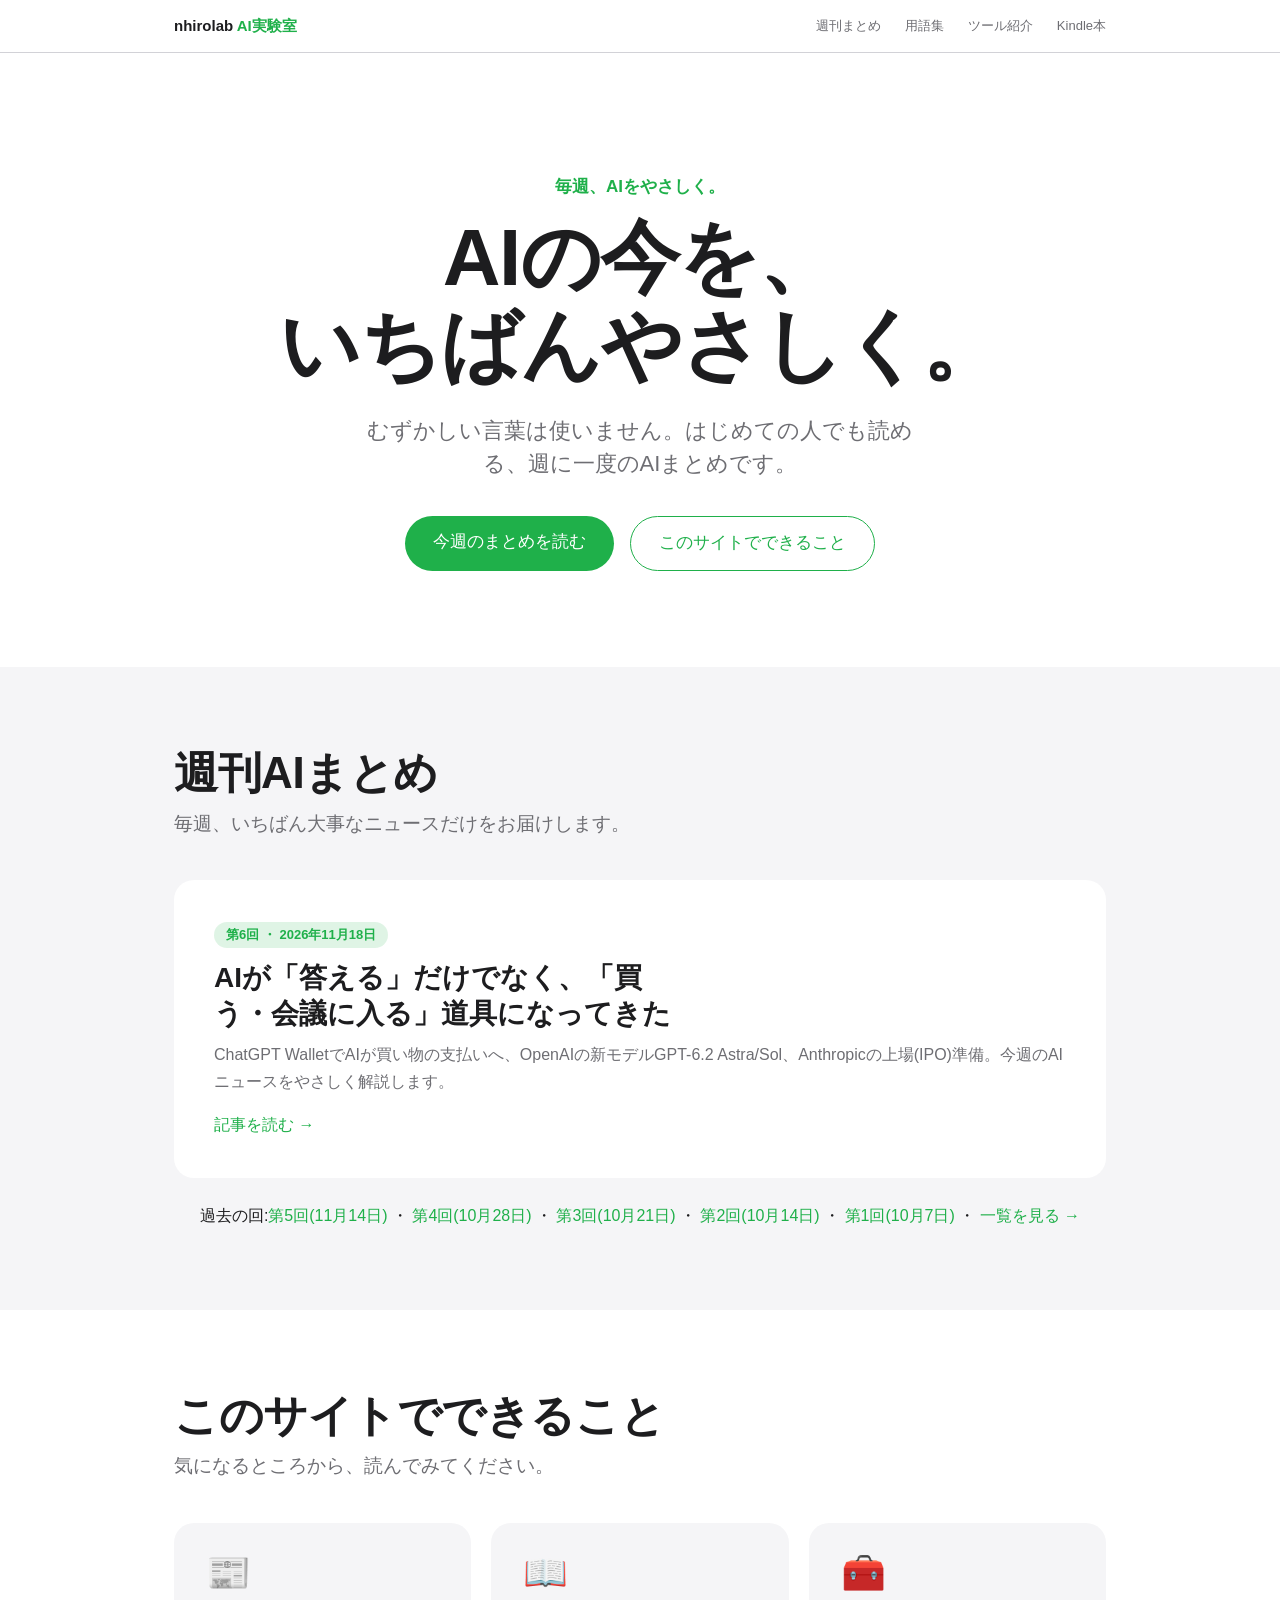
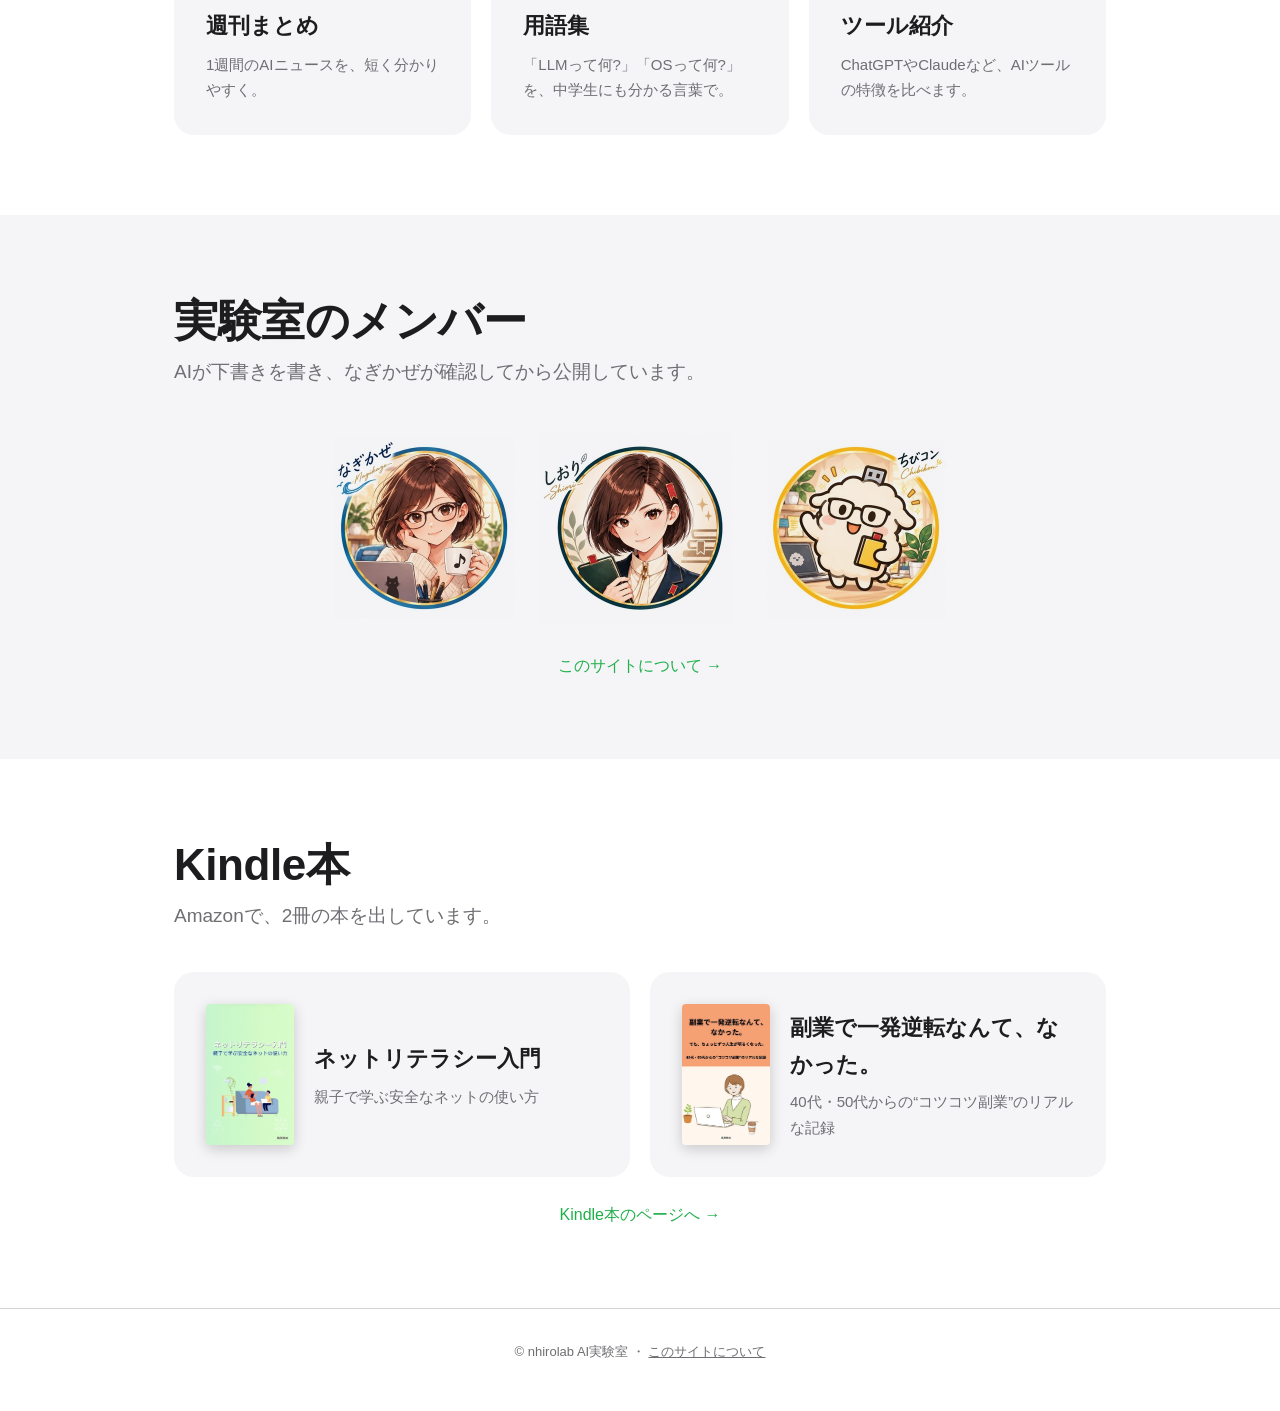
<file: index.html>
<!DOCTYPE html>
<html lang="ja">
  <head>
    <meta charset="UTF-8">
    <meta name="viewport" content="width=device-width, initial-scale=1">
    <title>初心者向け 週刊AIニュースとやさしい解説 | nhirolab AI実験室</title>
    <meta name="description" content="AIをはじめて知る人のための、やさしい週刊まとめサイト。むずかしい言葉を使わずに、毎週AIの今を紹介します。">
    <link rel="stylesheet" href="assets/style.css">
    <meta property="og:type" content="website">
    <meta property="og:locale" content="ja_JP">
    <meta property="og:site_name" content="nhirolab AI実験室">
    <meta property="og:title" content="初心者向け 週刊AIニュースとやさしい解説 | nhirolab AI実験室">
    <meta property="og:description" content="AIをはじめて知る人のための、やさしい週刊まとめサイト。むずかしい言葉を使わずに、毎週AIの今を紹介します。">
    <meta property="og:url" content="https://nhirolab.github.io/">
    <meta property="og:image" content="https://nhirolab.github.io/assets/img/chibicon.jpg">
    <meta name="twitter:card" content="summary">
    <link rel="icon" type="image/png" href="assets/img/favicon.png">
    <link rel="apple-touch-icon" href="assets/img/apple-touch-icon.png">
  </head>
  <body>
    <header class="nav">
      <div class="wrap">
        <a class="logo" href="./">nhirolab <span>AI実験室</span></a>
        <ul>
          <li><a href="#weekly">週刊まとめ</a></li>
          <li><a href="glossary/">用語集</a></li>
          <li><a href="tools/">ツール紹介</a></li>
          <li><a href="books/">Kindle本</a></li>
        </ul>
      </div>
    </header>

    <main>
      <section class="hero">
        <div class="wrap">
          <p class="eyebrow">毎週、AIをやさしく。</p>
          <h1>AIの今を、<br>いちばんやさしく。</h1>
          <p class="lead">むずかしい言葉は使いません。はじめての人でも読める、週に一度のAIまとめです。</p>
          <div class="buttons">
            <a class="btn btn-primary" href="#weekly">今週のまとめを読む</a>
            <a class="btn btn-ghost" href="#guide">このサイトでできること</a>
          </div>
        </div>
      </section>

      <section class="section soft" id="weekly">
        <div class="wrap">
          <h2>週刊AIまとめ</h2>
          <p class="sub">毎週、いちばん大事なニュースだけをお届けします。</p>
          <a class="featured" href="weekly/006.html">
            <span class="tag">第6回 ・ 2026年11月18日</span>
            <h3>AIが「答える」だけでなく、「買う・会議に入る」道具になってきた</h3>
            <p>ChatGPT WalletでAIが買い物の支払いへ、OpenAIの新モデルGPT-6.2 Astra/Sol、Anthropicの上場(IPO)準備。今週のAIニュースをやさしく解説します。</p>
            <span class="more">記事を読む →</span>
          </a>
          <p class="team-link">過去の回:<a href="weekly/005.html">第5回(11月14日)</a> ・ <a href="weekly/004.html">第4回(10月28日)</a> ・ <a href="weekly/003.html">第3回(10月21日)</a> ・ <a href="weekly/002.html">第2回(10月14日)</a> ・ <a href="weekly/001.html">第1回(10月7日)</a> ・ <a href="weekly/">一覧を見る →</a></p>
        </div>
      </section>

      <section class="section" id="guide">
        <div class="wrap">
          <h2>このサイトでできること</h2>
          <p class="sub">気になるところから、読んでみてください。</p>
          <div class="cards">
            <a class="card" href="#weekly">
              <div class="icon">📰</div>
              <h3>週刊まとめ</h3>
              <p>1週間のAIニュースを、短く分かりやすく。</p>
            </a>
            <a class="card" href="glossary/">
              <div class="icon">📖</div>
              <h3>用語集</h3>
              <p>「LLMって何?」「OSって何?」を、中学生にも分かる言葉で。</p>
            </a>
            <a class="card" href="tools/">
              <div class="icon">🧰</div>
              <h3>ツール紹介</h3>
              <p>ChatGPTやClaudeなど、AIツールの特徴を比べます。</p>
            </a>
          </div>
        </div>
      </section>

      <section class="section soft" id="members">
        <div class="wrap">
          <h2>実験室のメンバー</h2>
          <p class="sub">AIが下書きを書き、なぎかぜが確認してから公開しています。</p>
          <a class="team" href="about/">
            <img src="assets/img/nagikaze.jpg" alt="なぎかぜ" width="200" height="200" loading="lazy">
            <img src="assets/img/shiori.jpg" alt="しおり" width="200" height="200" loading="lazy">
            <img src="assets/img/chibicon.jpg" alt="ちびコン" width="200" height="200" loading="lazy">
          </a>
          <p class="team-link"><a href="about/">このサイトについて →</a></p>
        </div>
      </section>

      <section class="section" id="books">
        <div class="wrap">
          <h2>Kindle本</h2>
          <p class="sub">Amazonで、2冊の本を出しています。</p>
          <div class="book-cards">
            <a class="card book-card" href="books/#netliteracy">
              <img class="card-cover" src="assets/img/book-netliteracy.jpg" alt="「ネットリテラシー入門」の表紙" width="480" height="766" loading="lazy">
              <div>
                <h3>ネットリテラシー入門</h3>
                <p>親子で学ぶ安全なネットの使い方</p>
              </div>
            </a>
            <a class="card book-card" href="books/#fukugyo">
              <img class="card-cover" src="assets/img/book-fukugyo.jpg" alt="「副業で一発逆転なんて、なかった。」の表紙" width="480" height="766" loading="lazy">
              <div>
                <h3>副業で一発逆転なんて、なかった。</h3>
                <p>40代・50代からの“コツコツ副業”のリアルな記録</p>
              </div>
            </a>
          </div>
          <p class="team-link"><a href="books/">Kindle本のページへ →</a></p>
        </div>
      </section>
    </main>

    <footer class="footer">
      <div class="wrap">© nhirolab AI実験室 ・ <a href="about/">このサイトについて</a></div>
    </footer>
      <script src="https://accaii.com/nhirolab/analyze.js" async="async"></script><noscript><img src="https://accaii.com/nhirolab/analyze" style="width:1px;height:1px;" /></noscript>
  </body>
</html>
</file>
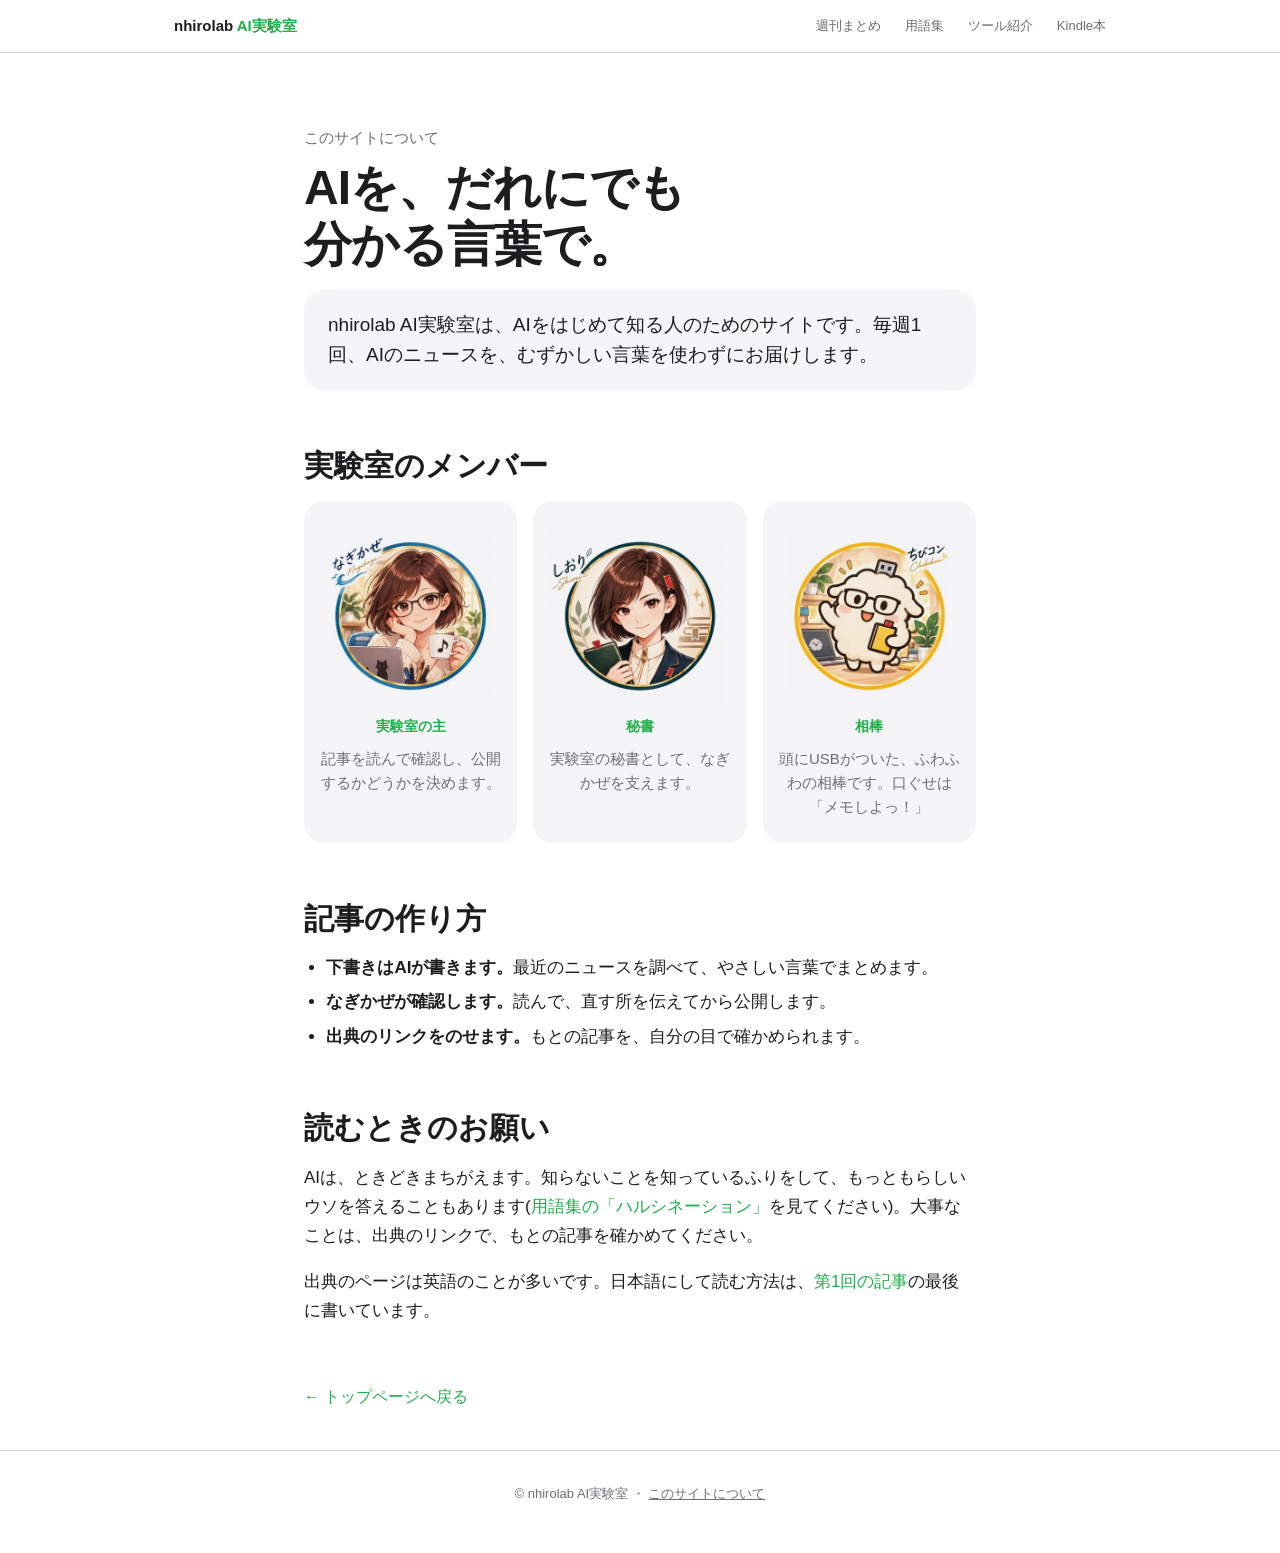
<file: about/index.html>
<!DOCTYPE html>
<html lang="ja">
  <head>
    <meta charset="UTF-8">
    <meta name="viewport" content="width=device-width, initial-scale=1">
    <title>このサイトについて | nhirolab AI実験室</title>
    <meta name="description" content="nhirolab AI実験室は、AIをはじめて知る人のための、やさしい週刊まとめサイトです。サイトの目的と、実験室のメンバー、記事の作り方を紹介します。">
    <link rel="stylesheet" href="../assets/style.css">
    <link rel="icon" type="image/png" href="../assets/img/favicon.png">
    <link rel="apple-touch-icon" href="../assets/img/apple-touch-icon.png">
  </head>
  <body>
    <header class="nav">
      <div class="wrap">
        <a class="logo" href="../">nhirolab <span>AI実験室</span></a>
        <ul>
          <li><a href="../#weekly">週刊まとめ</a></li>
          <li><a href="../glossary/">用語集</a></li>
          <li><a href="../tools/">ツール紹介</a></li>
          <li><a href="../books/">Kindle本</a></li>
        </ul>
      </div>
    </header>

    <main>
      <div class="article">
        <p class="meta">このサイトについて</p>
        <h1>AIを、だれにでも分かる言葉で。</h1>
        <p class="summary">nhirolab AI実験室は、AIをはじめて知る人のためのサイトです。毎週1回、AIのニュースを、むずかしい言葉を使わずにお届けします。</p>

        <h2>実験室のメンバー</h2>
        <div class="members">
          <div class="member">
            <img src="../assets/img/nagikaze.jpg" alt="なぎかぜのアイコン" width="200" height="200" loading="lazy">
            <h3 class="sr">なぎかぜ</h3>
            <p class="role">実験室の主</p>
            <p>記事を読んで確認し、公開するかどうかを決めます。</p>
          </div>
          <div class="member">
            <img src="../assets/img/shiori.jpg" alt="しおりのアイコン" width="200" height="200" loading="lazy">
            <h3 class="sr">しおり</h3>
            <p class="role">秘書</p>
            <p>実験室の秘書として、なぎかぜを支えます。</p>
          </div>
          <div class="member">
            <img src="../assets/img/chibicon.jpg" alt="ちびコンのアイコン" width="200" height="200" loading="lazy">
            <h3 class="sr">ちびコン</h3>
            <p class="role">相棒</p>
            <p>頭にUSBがついた、ふわふわの相棒です。口ぐせは「メモしよっ！」</p>
          </div>
        </div>

        <h2>記事の作り方</h2>
        <ul>
          <li><strong>下書きはAIが書きます。</strong>最近のニュースを調べて、やさしい言葉でまとめます。</li>
          <li><strong>なぎかぜが確認します。</strong>読んで、直す所を伝えてから公開します。</li>
          <li><strong>出典のリンクをのせます。</strong>もとの記事を、自分の目で確かめられます。</li>
        </ul>

        <h2>読むときのお願い</h2>
        <p>AIは、ときどきまちがえます。知らないことを知っているふりをして、もっともらしいウソを答えることもあります(<a href="../glossary/#hallucination">用語集の「ハルシネーション」</a>を見てください)。大事なことは、出典のリンクで、もとの記事を確かめてください。</p>
        <p>出典のページは英語のことが多いです。日本語にして読む方法は、<a href="../weekly/001.html#translate">第1回の記事</a>の最後に書いています。</p>

        <a class="back" href="../">← トップページへ戻る</a>
      </div>
    </main>

    <footer class="footer">
      <div class="wrap">© nhirolab AI実験室 ・ <a href="./">このサイトについて</a></div>
    </footer>
      <script src="https://accaii.com/nhirolab/analyze.js" async="async"></script><noscript><img src="https://accaii.com/nhirolab/analyze" style="width:1px;height:1px;" /></noscript>
  </body>
</html>
</file>
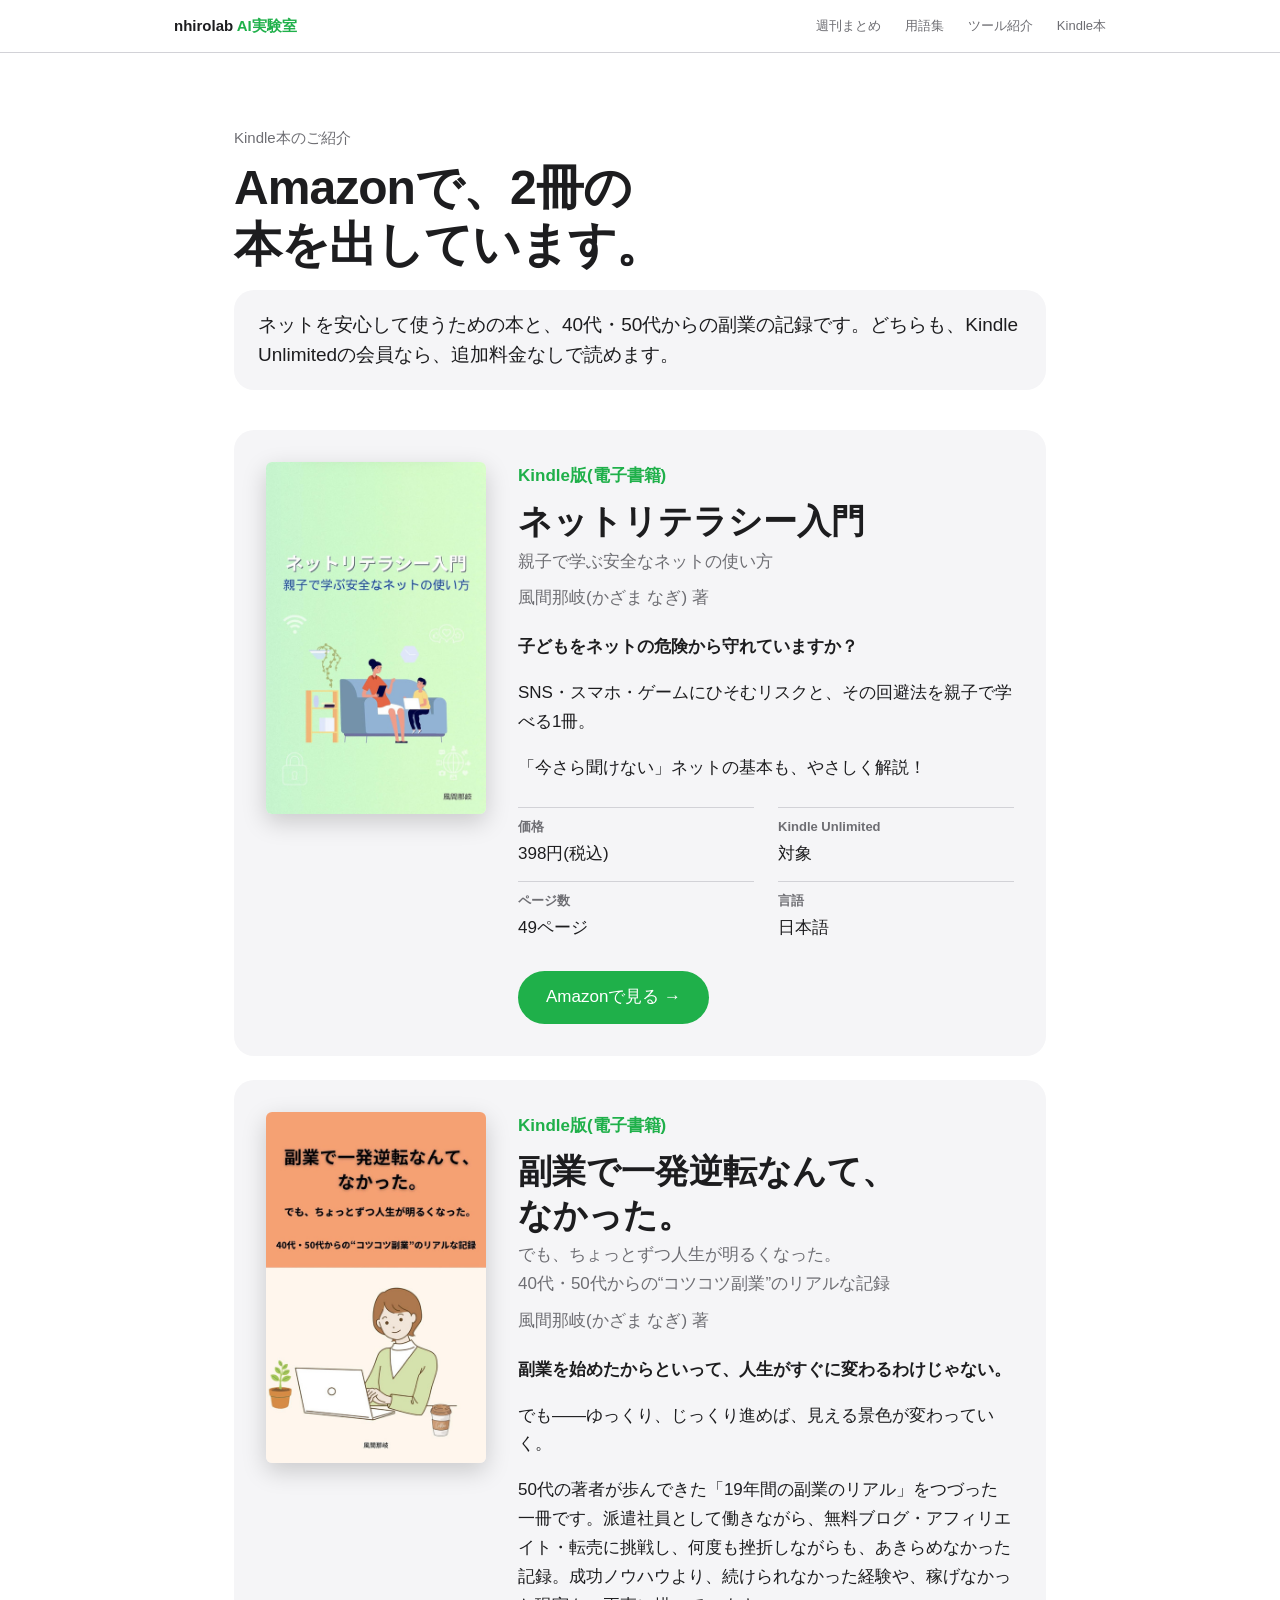
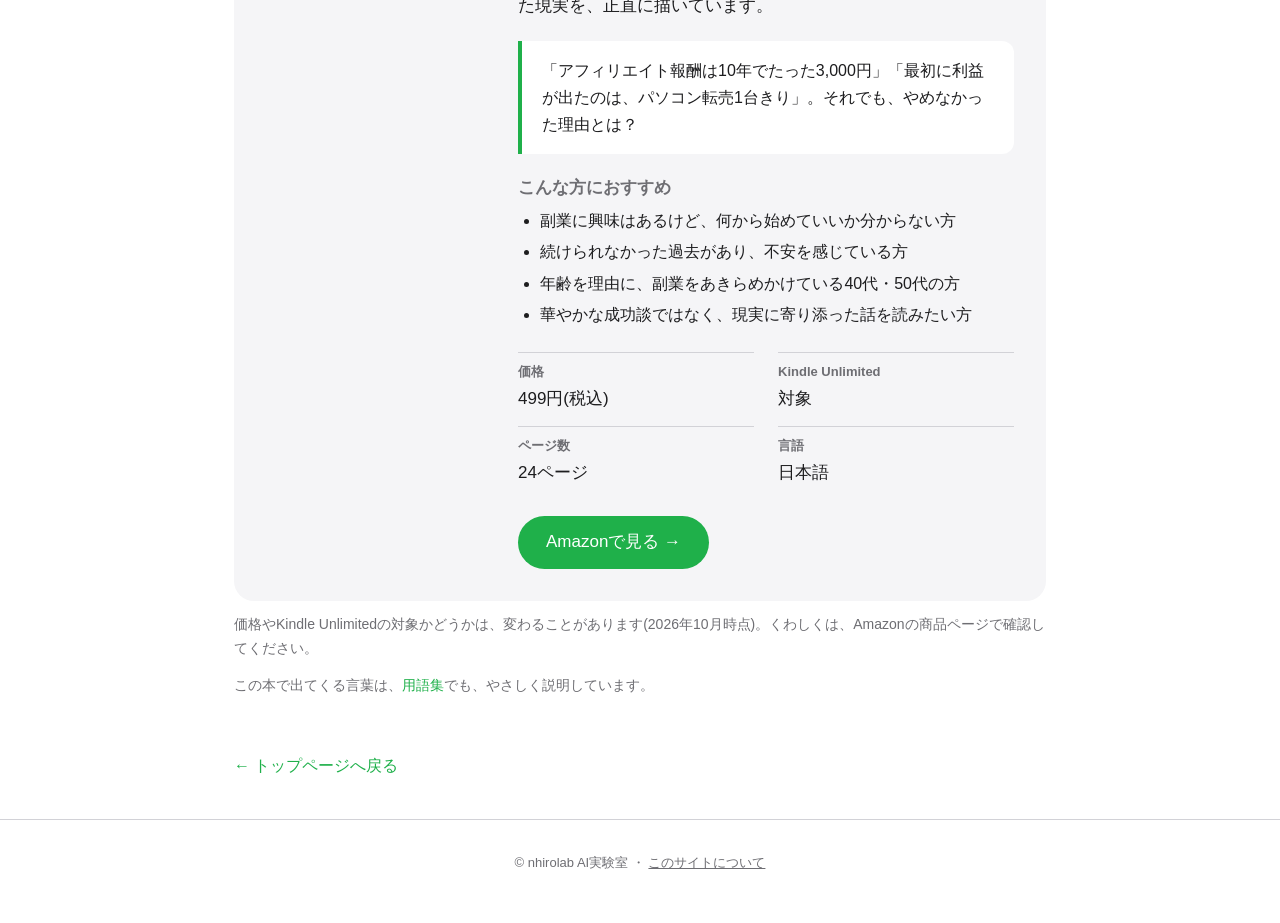
<file: books/index.html>
<!DOCTYPE html>
<html lang="ja">
  <head>
    <meta charset="UTF-8">
    <meta name="viewport" content="width=device-width, initial-scale=1">
    <title>Kindle本のご紹介 ネットリテラシー入門・副業で一発逆転なんて、なかった。 | nhirolab AI実験室</title>
    <meta name="description" content="Kindle本「ネットリテラシー入門 親子で学ぶ安全なネットの使い方」と「副業で一発逆転なんて、なかった。」を紹介します。どちらもKindle Unlimited対象です。">
    <link rel="stylesheet" href="../assets/style.css">
    <link rel="icon" type="image/png" href="../assets/img/favicon.png">
    <link rel="apple-touch-icon" href="../assets/img/apple-touch-icon.png">
  </head>
  <body>
    <header class="nav">
      <div class="wrap">
        <a class="logo" href="../">nhirolab <span>AI実験室</span></a>
        <ul>
          <li><a href="../#weekly">週刊まとめ</a></li>
          <li><a href="../glossary/">用語集</a></li>
          <li><a href="../tools/">ツール紹介</a></li>
          <li><a href="./">Kindle本</a></li>
        </ul>
      </div>
    </header>

    <main>
      <div class="article books-page">
        <p class="meta">Kindle本のご紹介</p>
        <h1>Amazonで、2冊の本を出しています。</h1>
        <p class="summary">ネットを安心して使うための本と、40代・50代からの副業の記録です。どちらも、Kindle Unlimitedの会員なら、追加料金なしで読めます。</p>

        <section class="book" id="netliteracy">
          <img class="book-cover" src="../assets/img/book-netliteracy.jpg" alt="「ネットリテラシー入門 親子で学ぶ安全なネットの使い方」の表紙" width="480" height="766">
          <div class="book-body">
            <p class="book-kind">Kindle版(電子書籍)</p>
            <h2>ネットリテラシー入門</h2>
            <p class="book-sub">親子で学ぶ安全なネットの使い方</p>
            <p class="book-author">風間那岐(かざま なぎ) 著</p>
            <p class="book-lead">子どもをネットの危険から守れていますか？</p>
            <p>SNS・スマホ・ゲームにひそむリスクと、その回避法を親子で学べる1冊。</p>
            <p>「今さら聞けない」ネットの基本も、やさしく解説！</p>
            <dl class="book-spec">
              <div><dt>価格</dt><dd>398円(税込)</dd></div>
              <div><dt>Kindle Unlimited</dt><dd>対象</dd></div>
              <div><dt>ページ数</dt><dd>49ページ</dd></div>
              <div><dt>言語</dt><dd>日本語</dd></div>
            </dl>
            <a class="btn btn-primary" href="https://amzn.asia/d/0f3T0mrc" target="_blank" rel="noopener">Amazonで見る →</a>
          </div>
        </section>

        <section class="book" id="fukugyo">
          <img class="book-cover" src="../assets/img/book-fukugyo.jpg" alt="「副業で一発逆転なんて、なかった。」の表紙" width="480" height="766">
          <div class="book-body">
            <p class="book-kind">Kindle版(電子書籍)</p>
            <h2>副業で一発逆転なんて、なかった。</h2>
            <p class="book-sub">でも、ちょっとずつ人生が明るくなった。<br>40代・50代からの“コツコツ副業”のリアルな記録</p>
            <p class="book-author">風間那岐(かざま なぎ) 著</p>
            <p class="book-lead">副業を始めたからといって、人生がすぐに変わるわけじゃない。</p>
            <p>でも――ゆっくり、じっくり進めば、見える景色が変わっていく。</p>
            <p>50代の著者が歩んできた「19年間の副業のリアル」をつづった一冊です。派遣社員として働きながら、無料ブログ・アフィリエイト・転売に挑戦し、何度も挫折しながらも、あきらめなかった記録。成功ノウハウより、続けられなかった経験や、稼げなかった現実を、正直に描いています。</p>
            <p class="simply">「アフィリエイト報酬は10年でたった3,000円」「最初に利益が出たのは、パソコン転売1台きり」。それでも、やめなかった理由とは？</p>
            <p class="book-for-title">こんな方におすすめ</p>
            <ul class="book-for">
              <li>副業に興味はあるけど、何から始めていいか分からない方</li>
              <li>続けられなかった過去があり、不安を感じている方</li>
              <li>年齢を理由に、副業をあきらめかけている40代・50代の方</li>
              <li>華やかな成功談ではなく、現実に寄り添った話を読みたい方</li>
            </ul>
            <dl class="book-spec">
              <div><dt>価格</dt><dd>499円(税込)</dd></div>
              <div><dt>Kindle Unlimited</dt><dd>対象</dd></div>
              <div><dt>ページ数</dt><dd>24ページ</dd></div>
              <div><dt>言語</dt><dd>日本語</dd></div>
            </dl>
            <a class="btn btn-primary" href="https://amzn.asia/d/01jjbWwr" target="_blank" rel="noopener">Amazonで見る →</a>
          </div>
        </section>

        <p class="small">価格やKindle Unlimitedの対象かどうかは、変わることがあります(2026年10月時点)。くわしくは、Amazonの商品ページで確認してください。</p>
        <p class="small">この本で出てくる言葉は、<a href="../glossary/">用語集</a>でも、やさしく説明しています。</p>

        <a class="back" href="../">← トップページへ戻る</a>
      </div>
    </main>

    <footer class="footer">
      <div class="wrap">© nhirolab AI実験室 ・ <a href="../about/">このサイトについて</a></div>
    </footer>
      <script src="https://accaii.com/nhirolab/analyze.js" async="async"></script><noscript><img src="https://accaii.com/nhirolab/analyze" style="width:1px;height:1px;" /></noscript>
  </body>
</html>
</file>
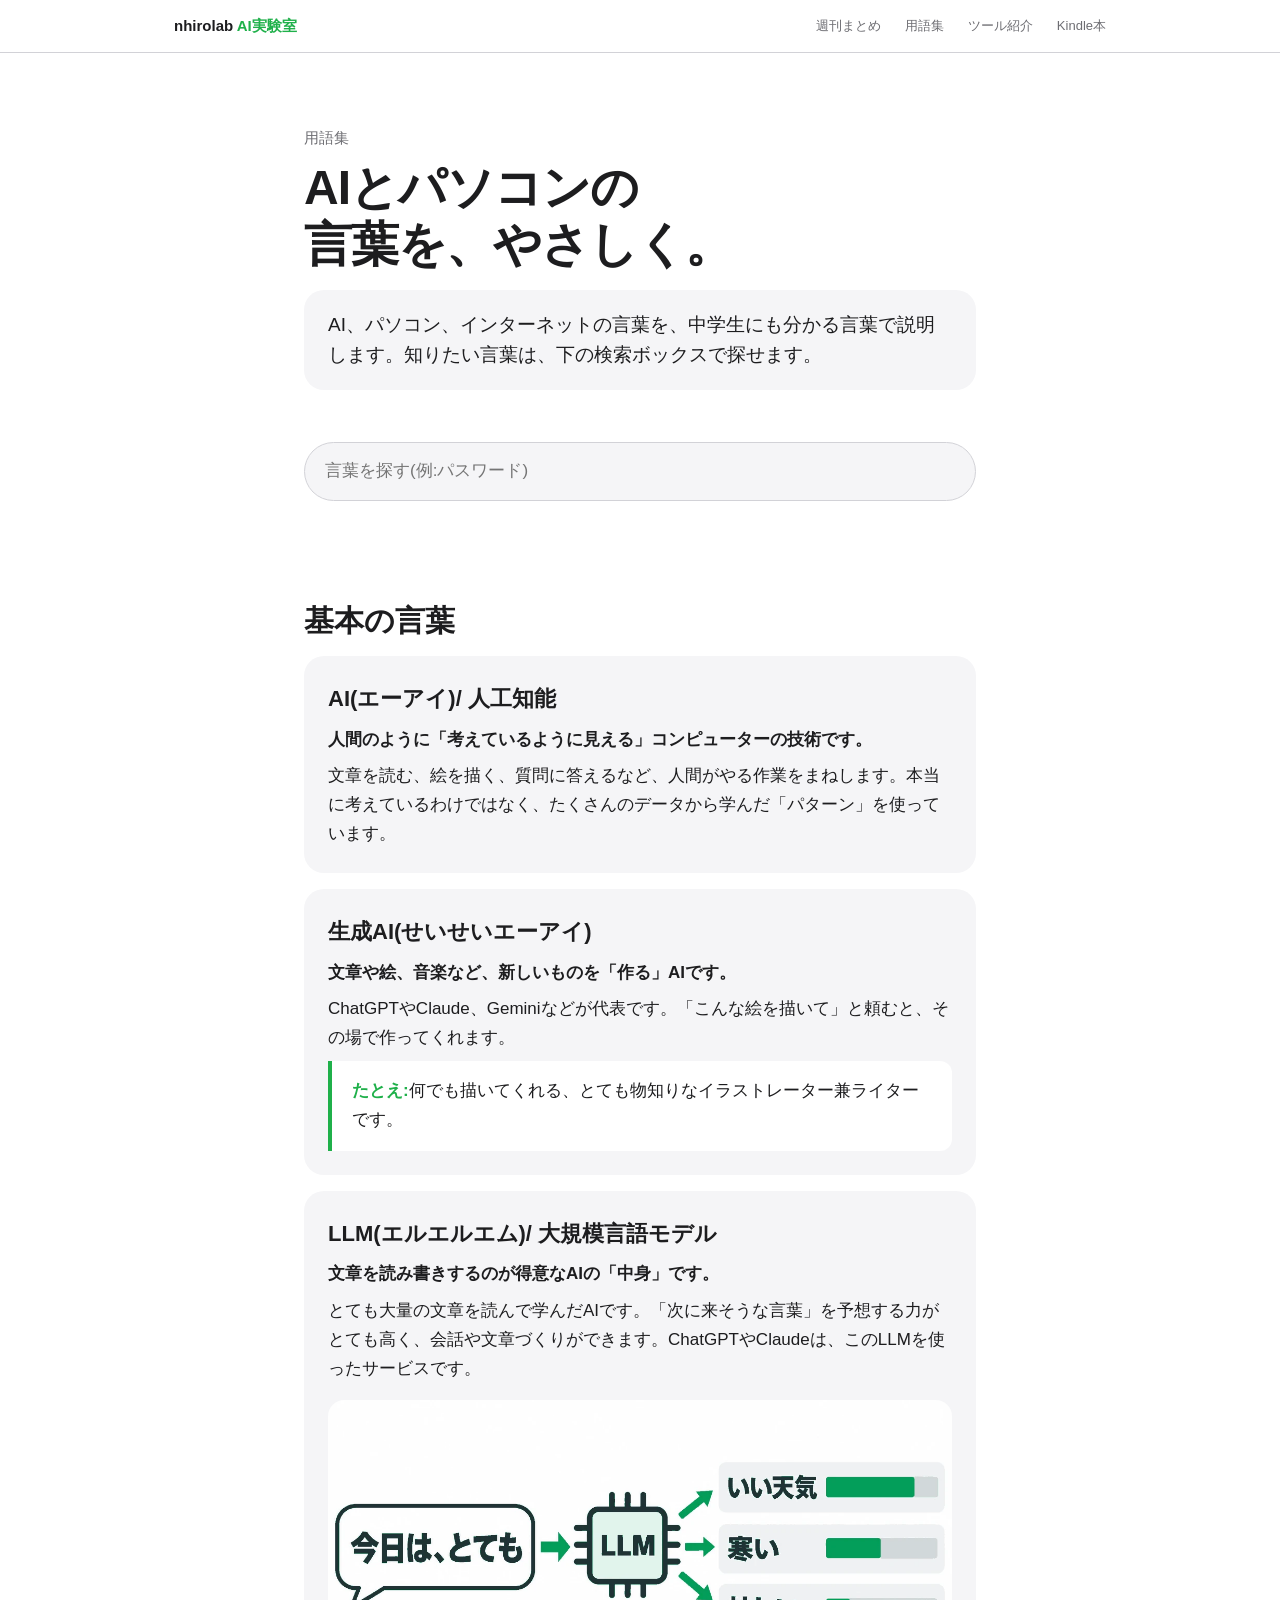
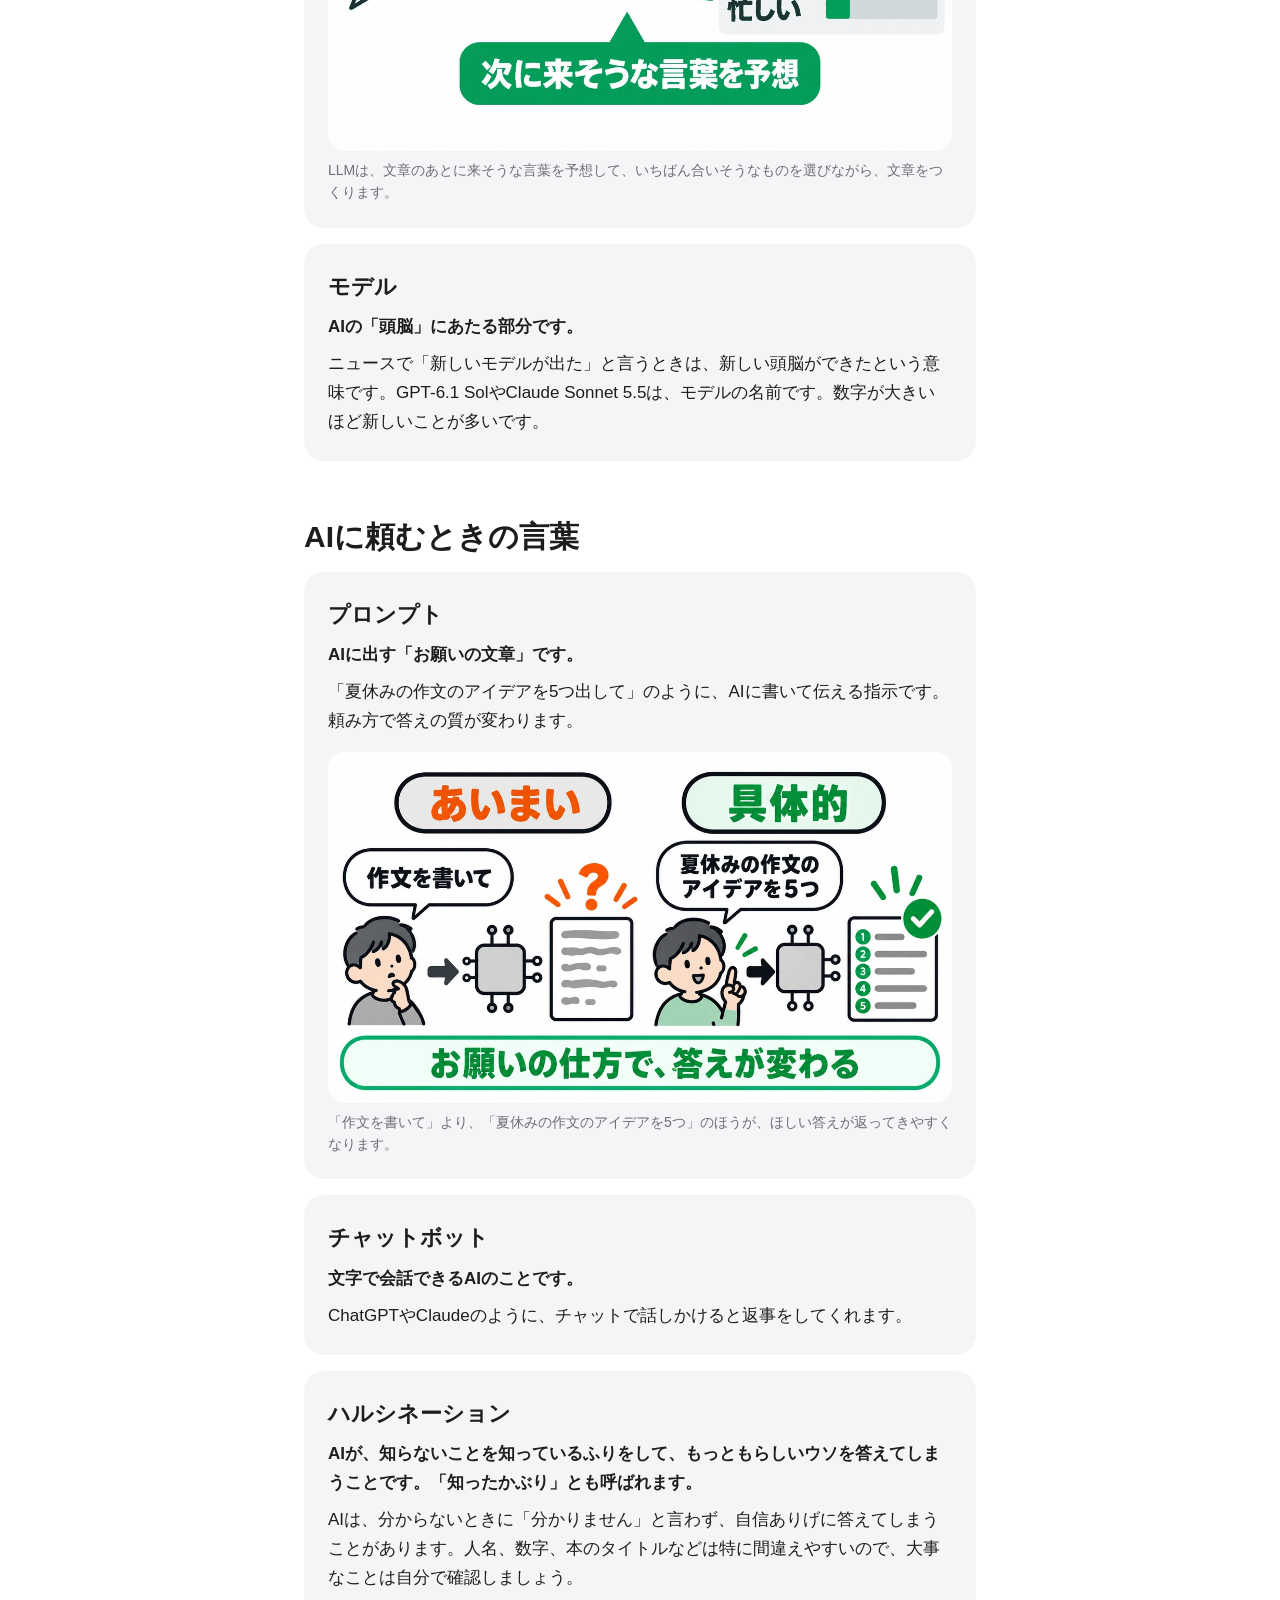
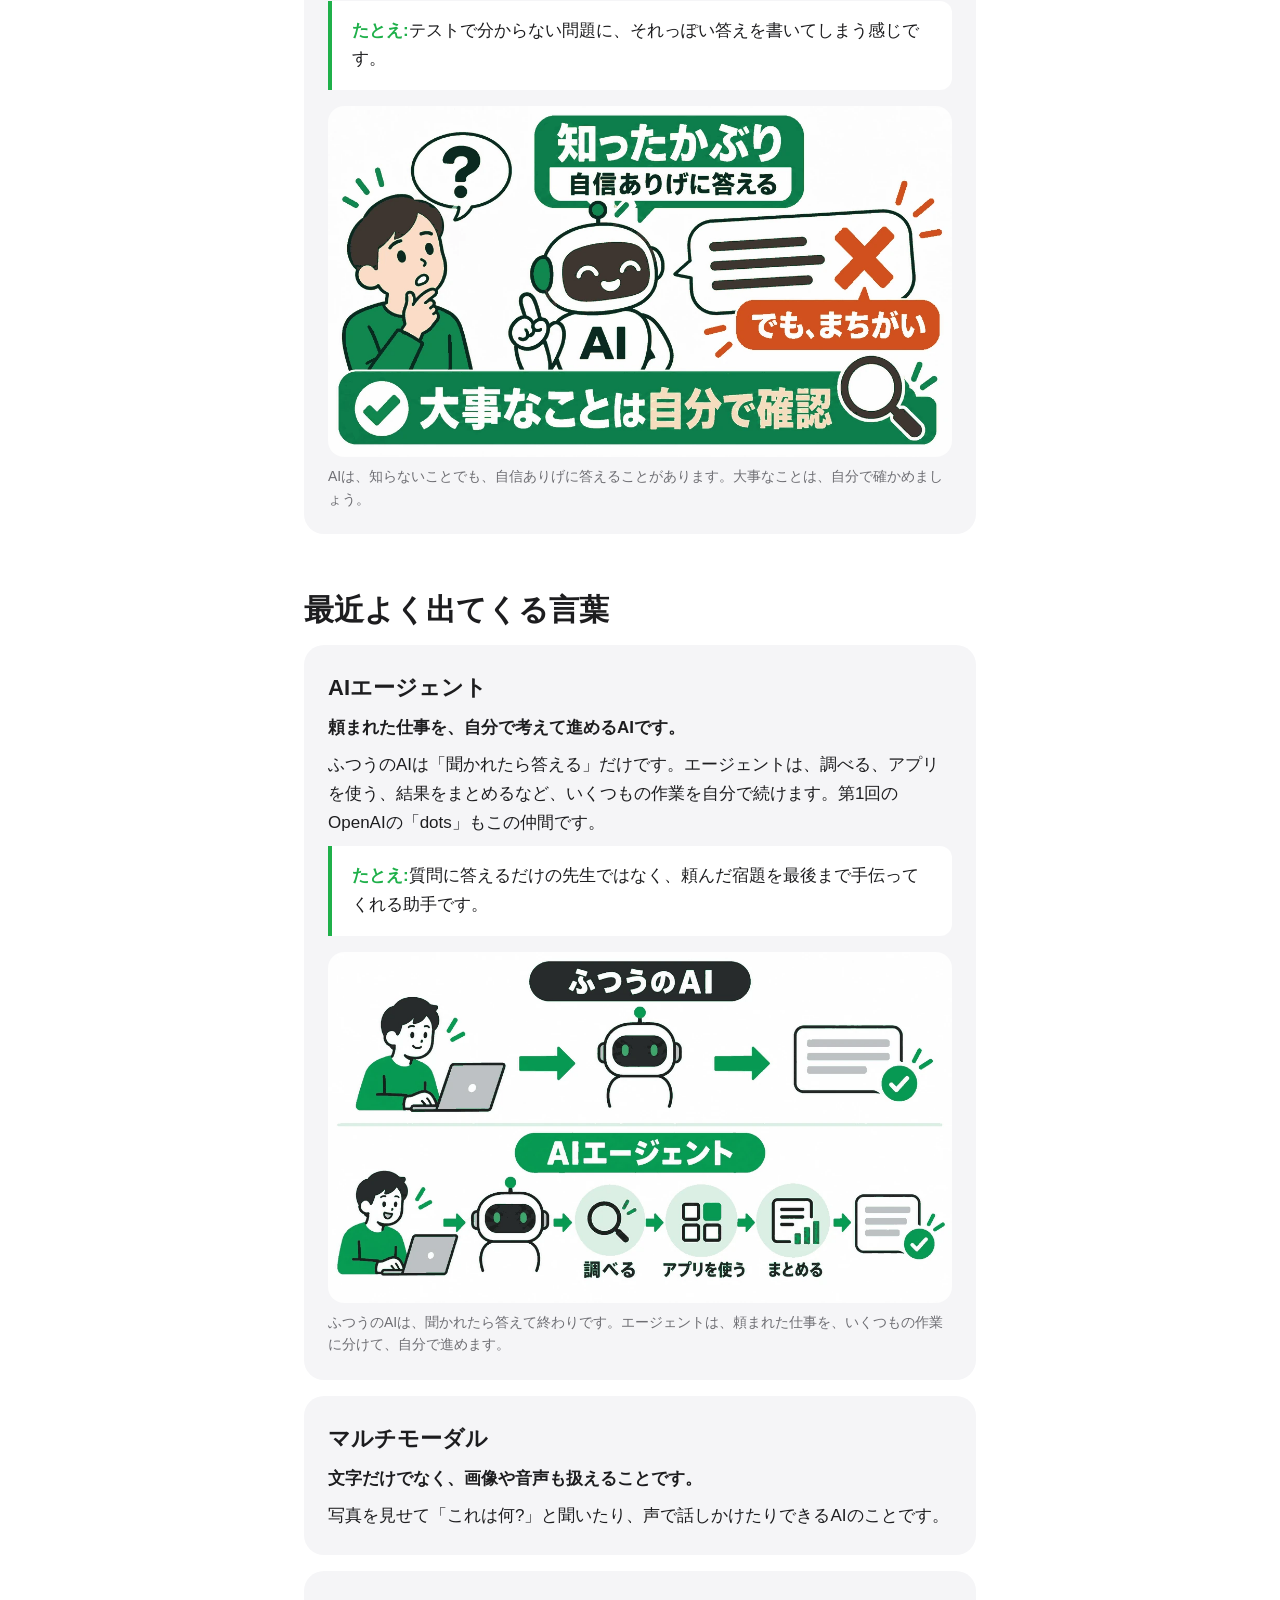
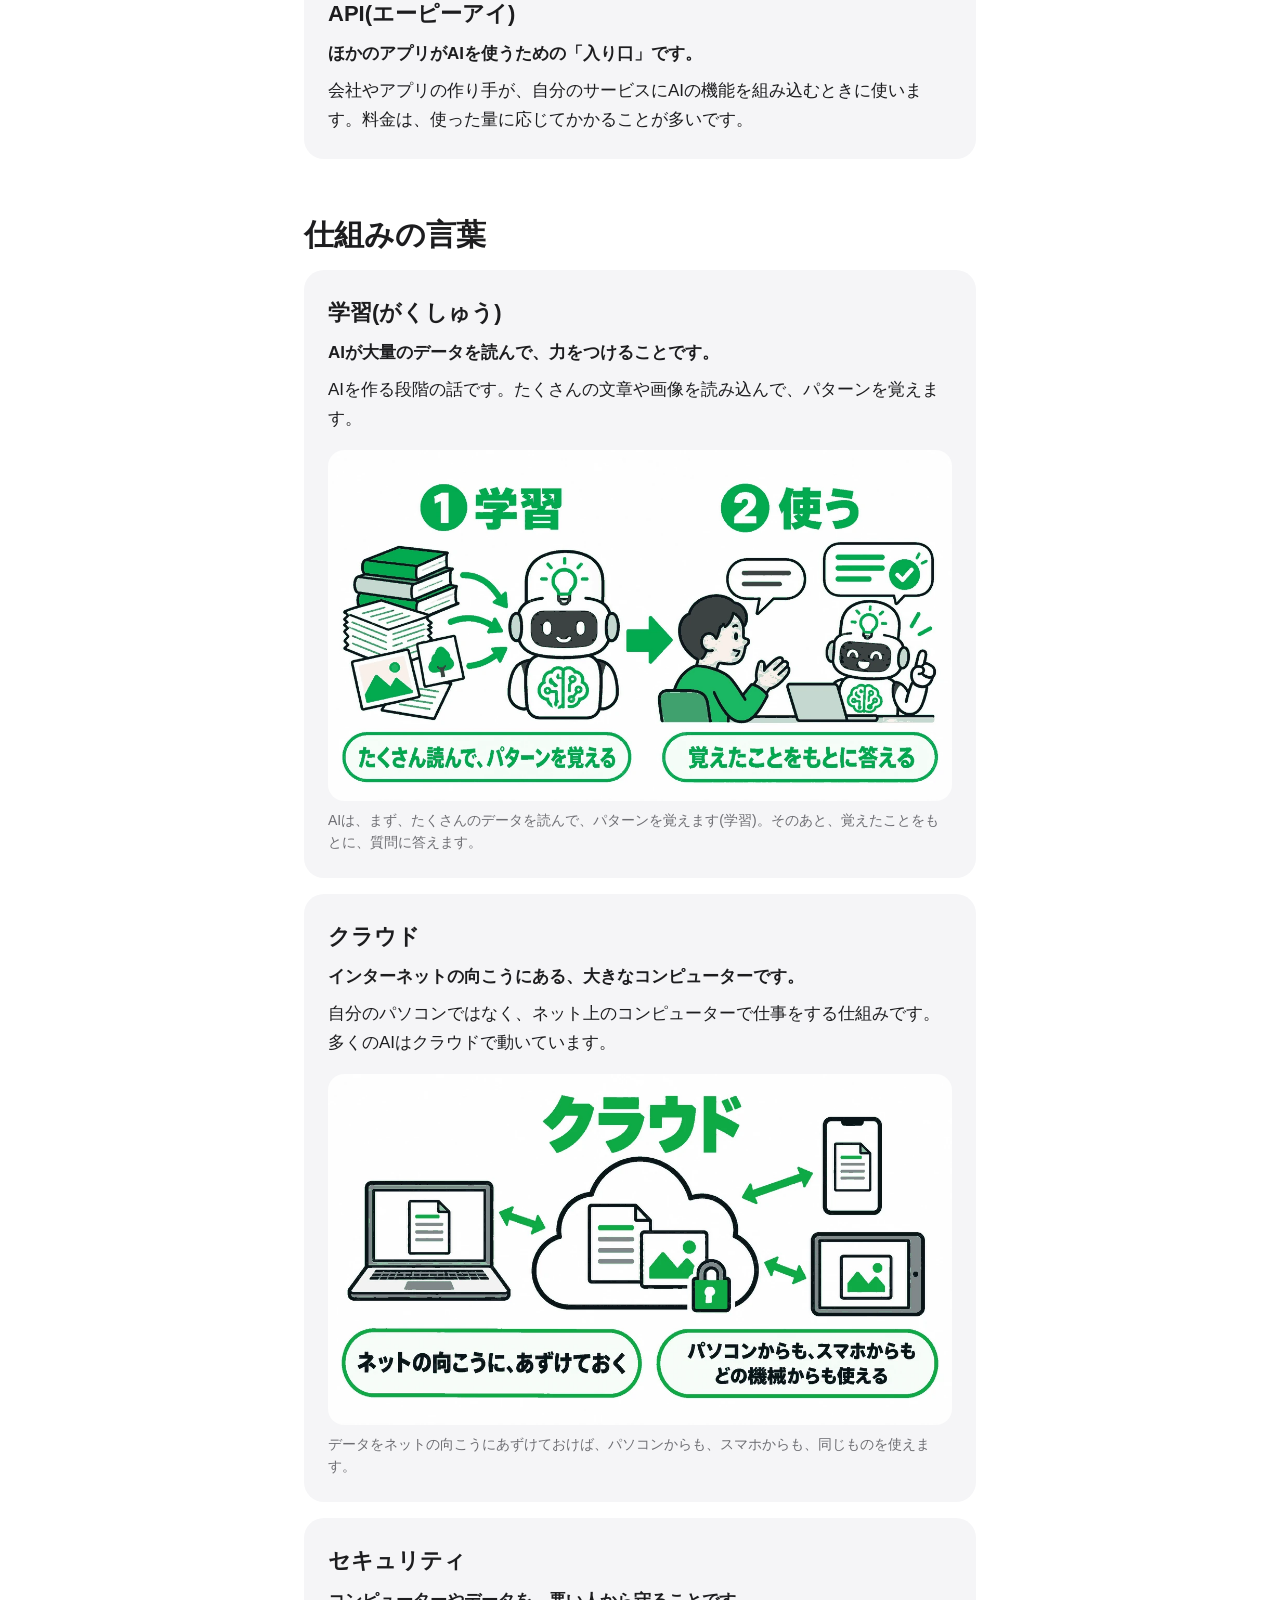
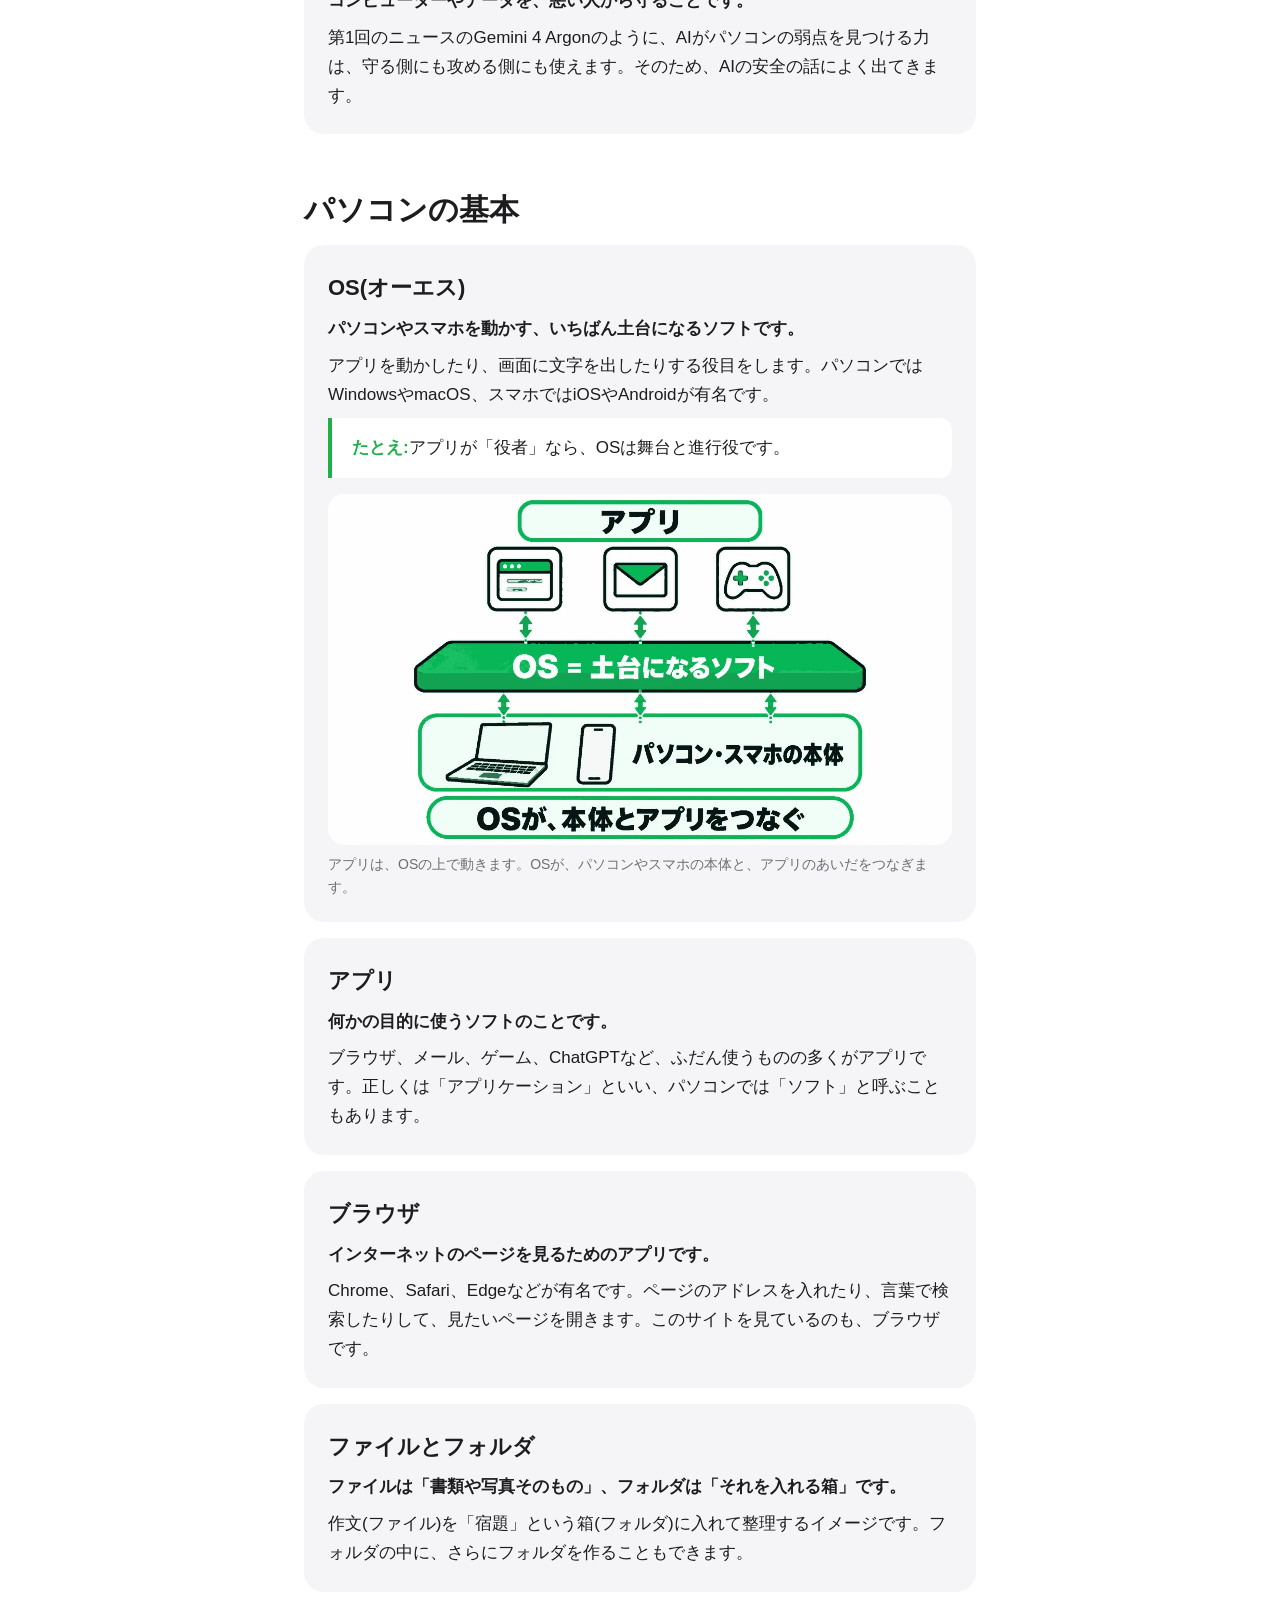
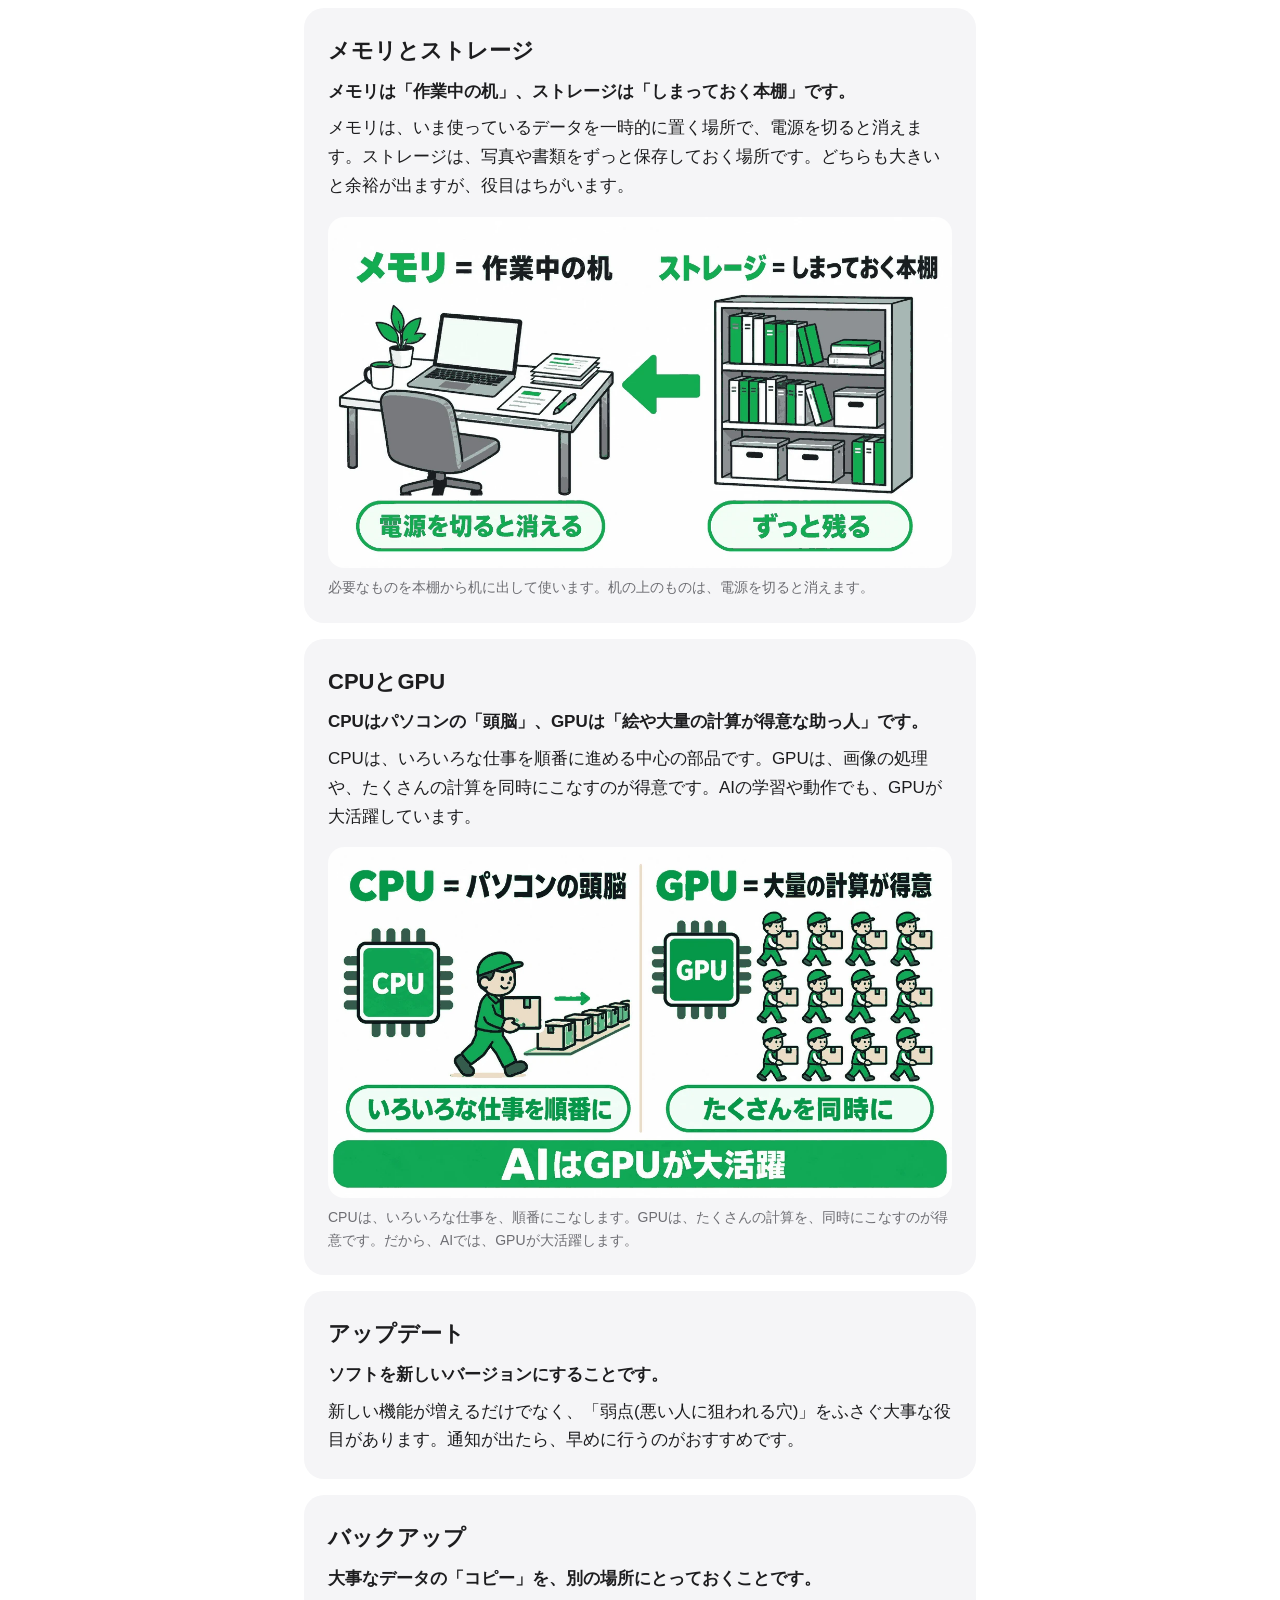
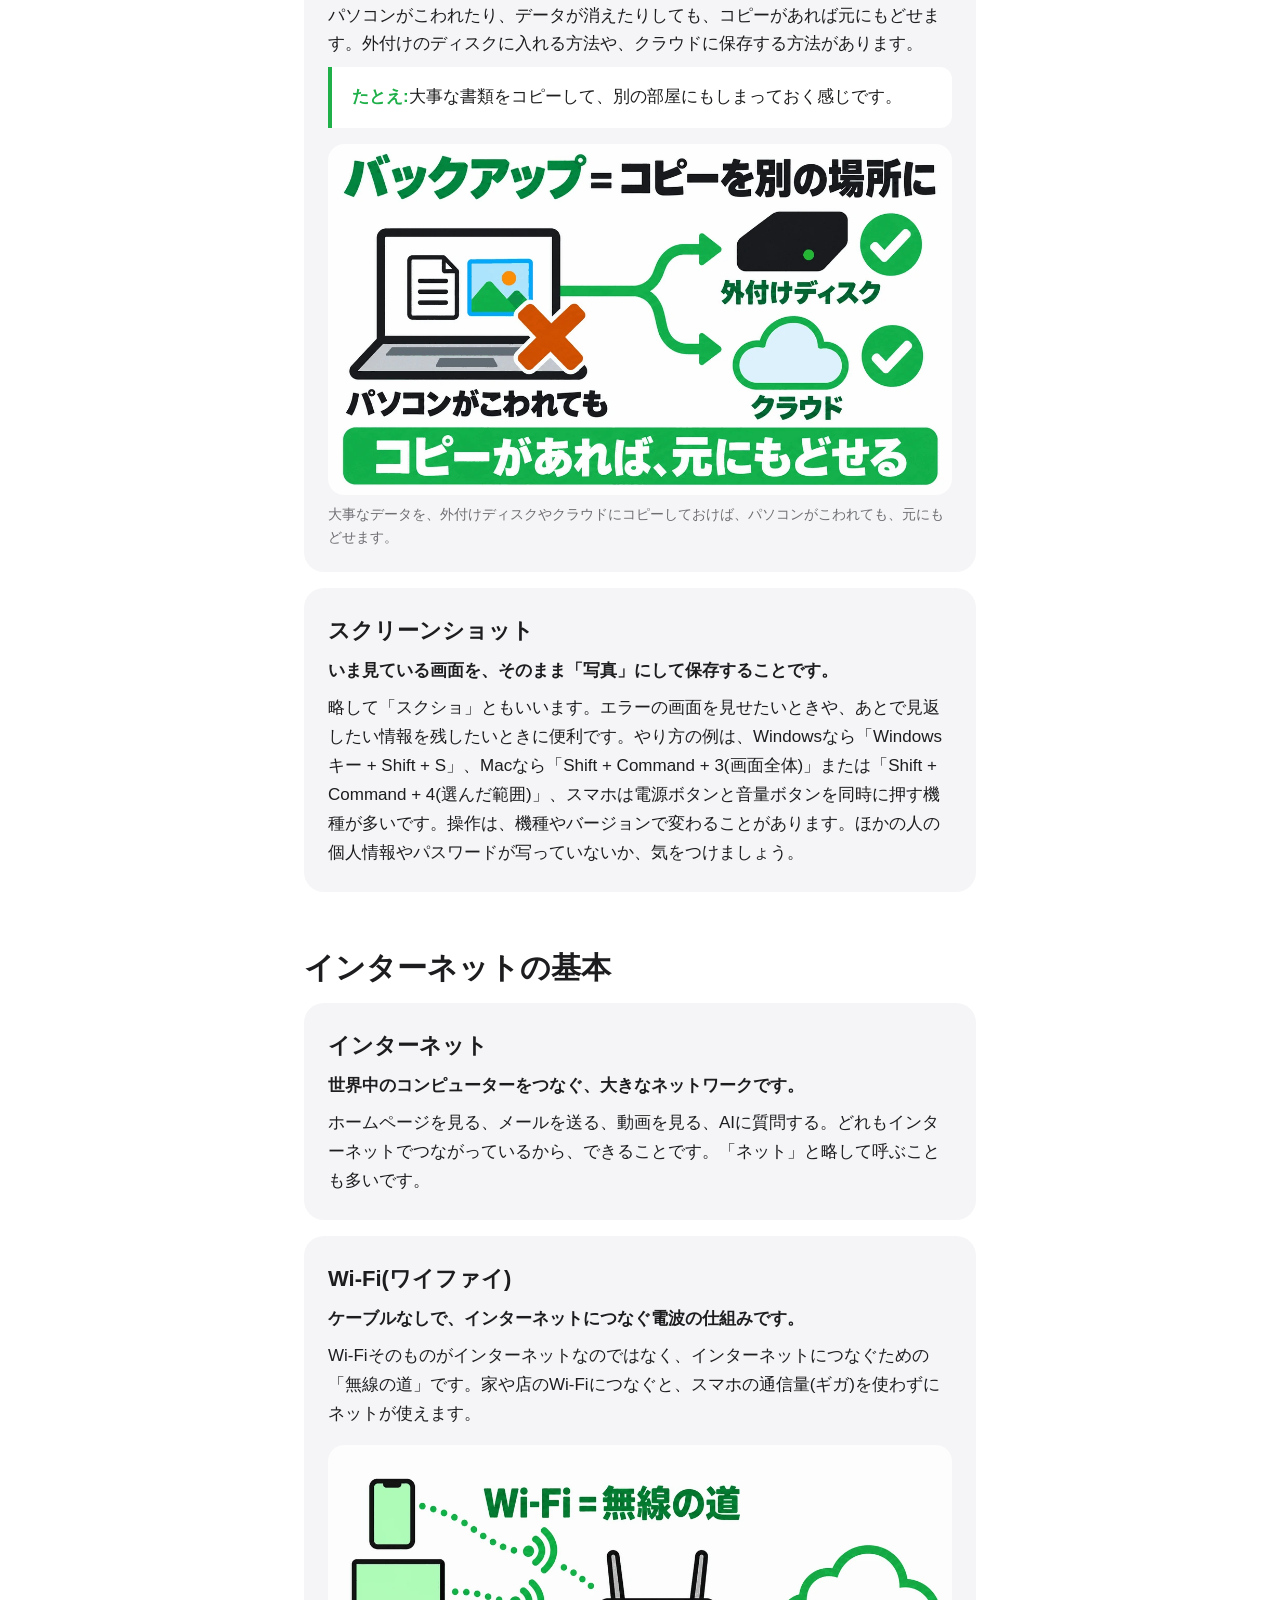
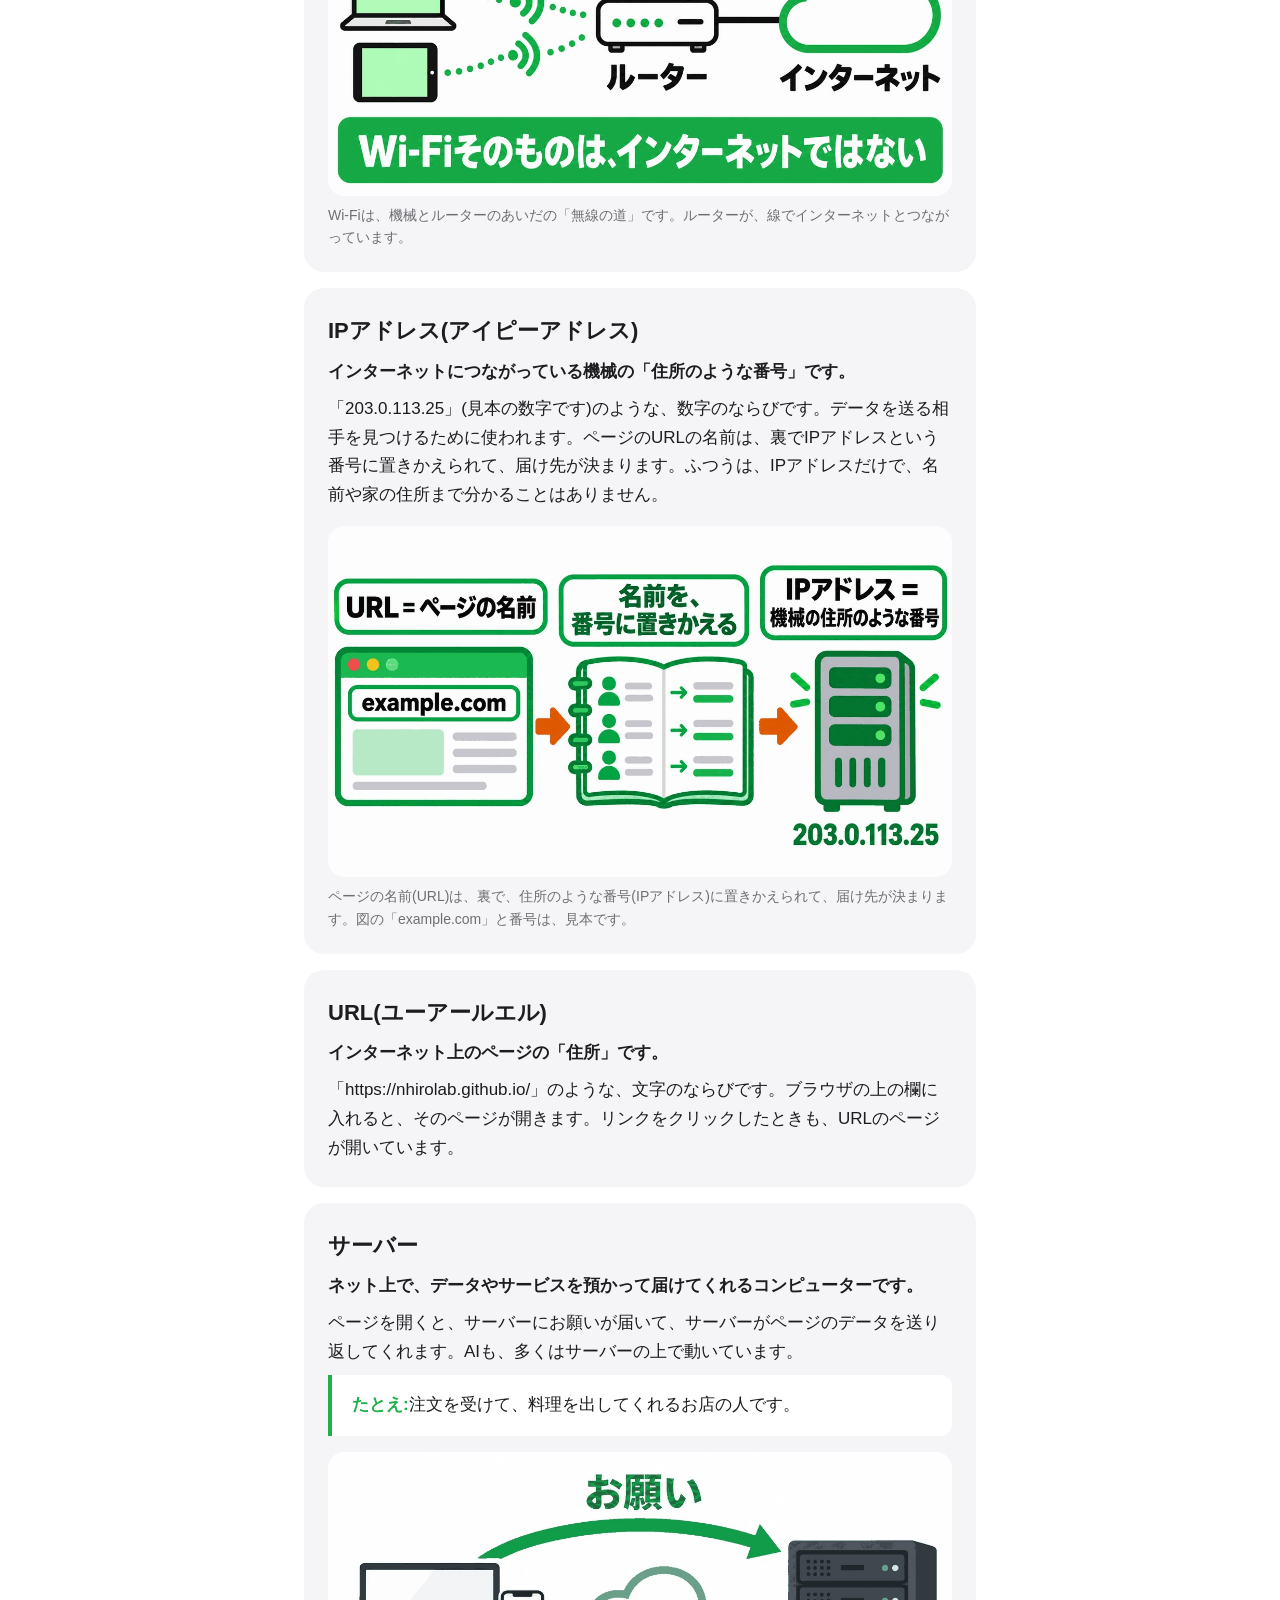
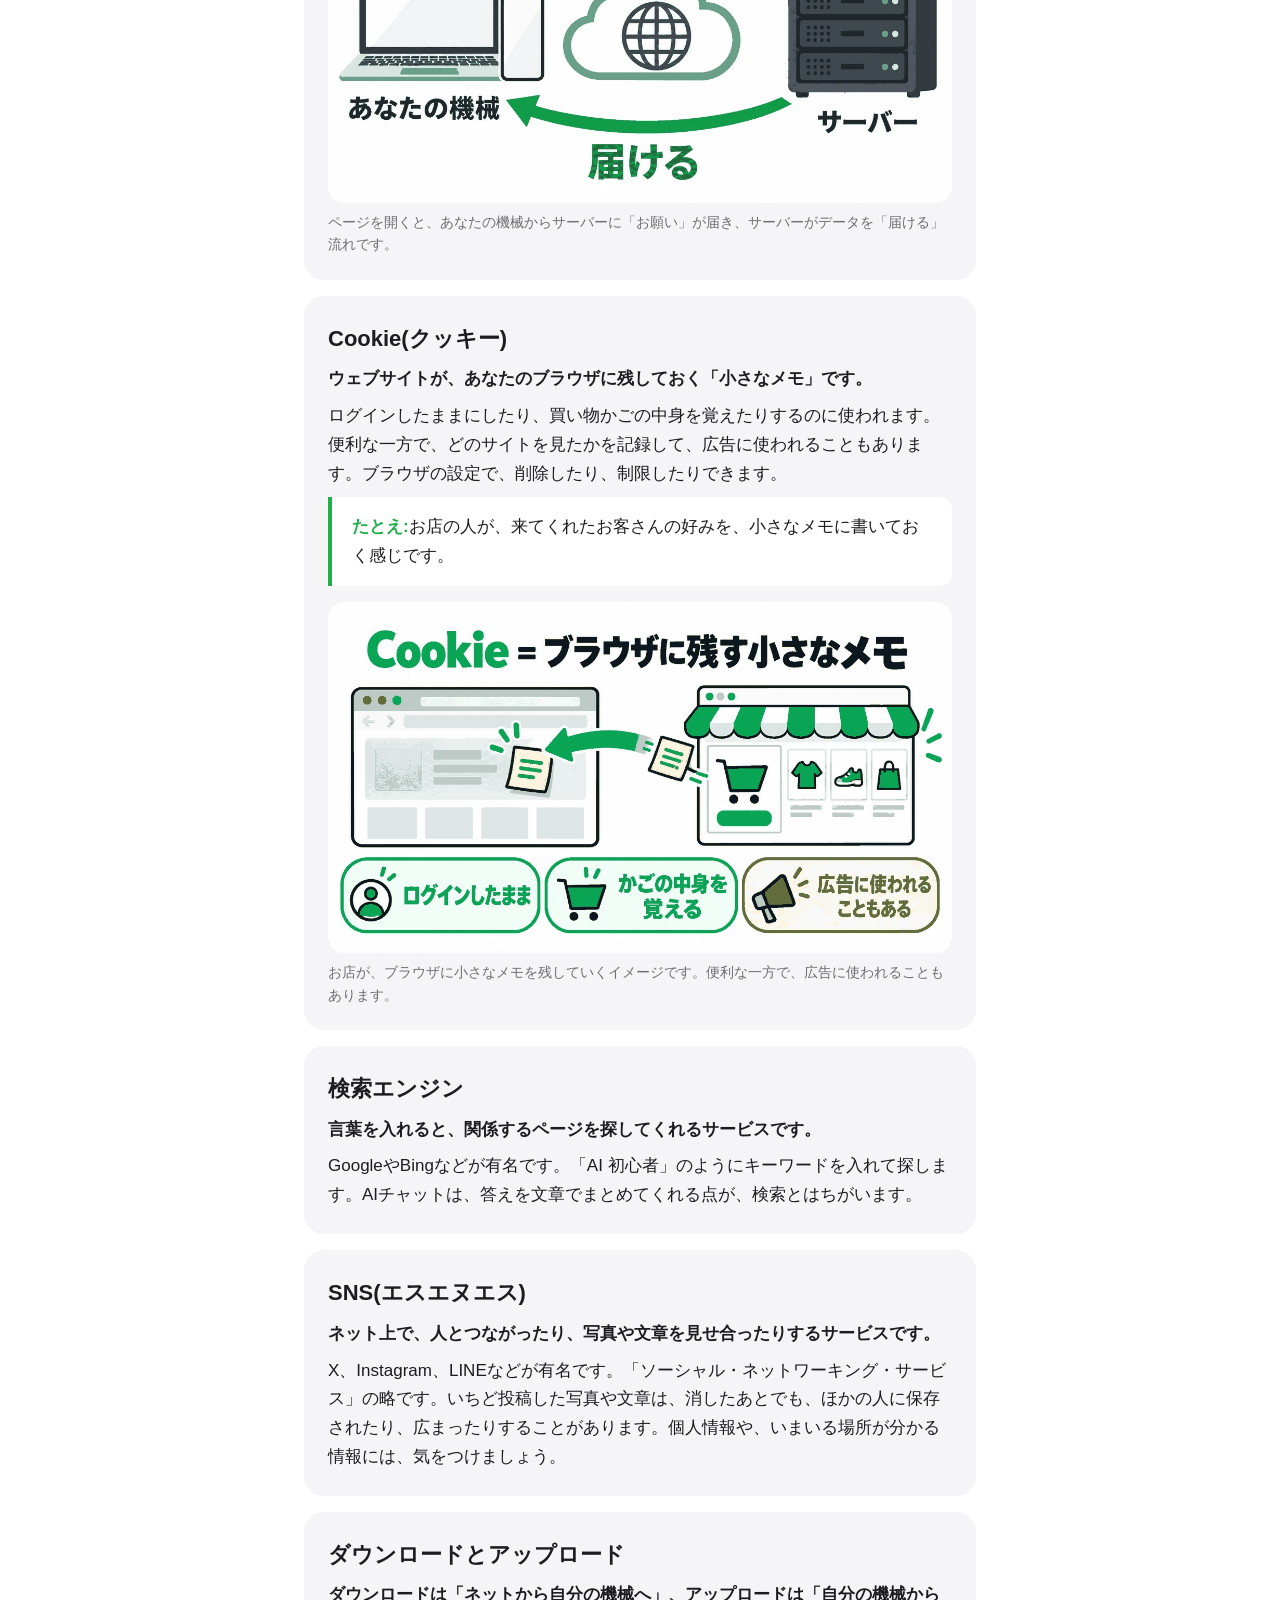
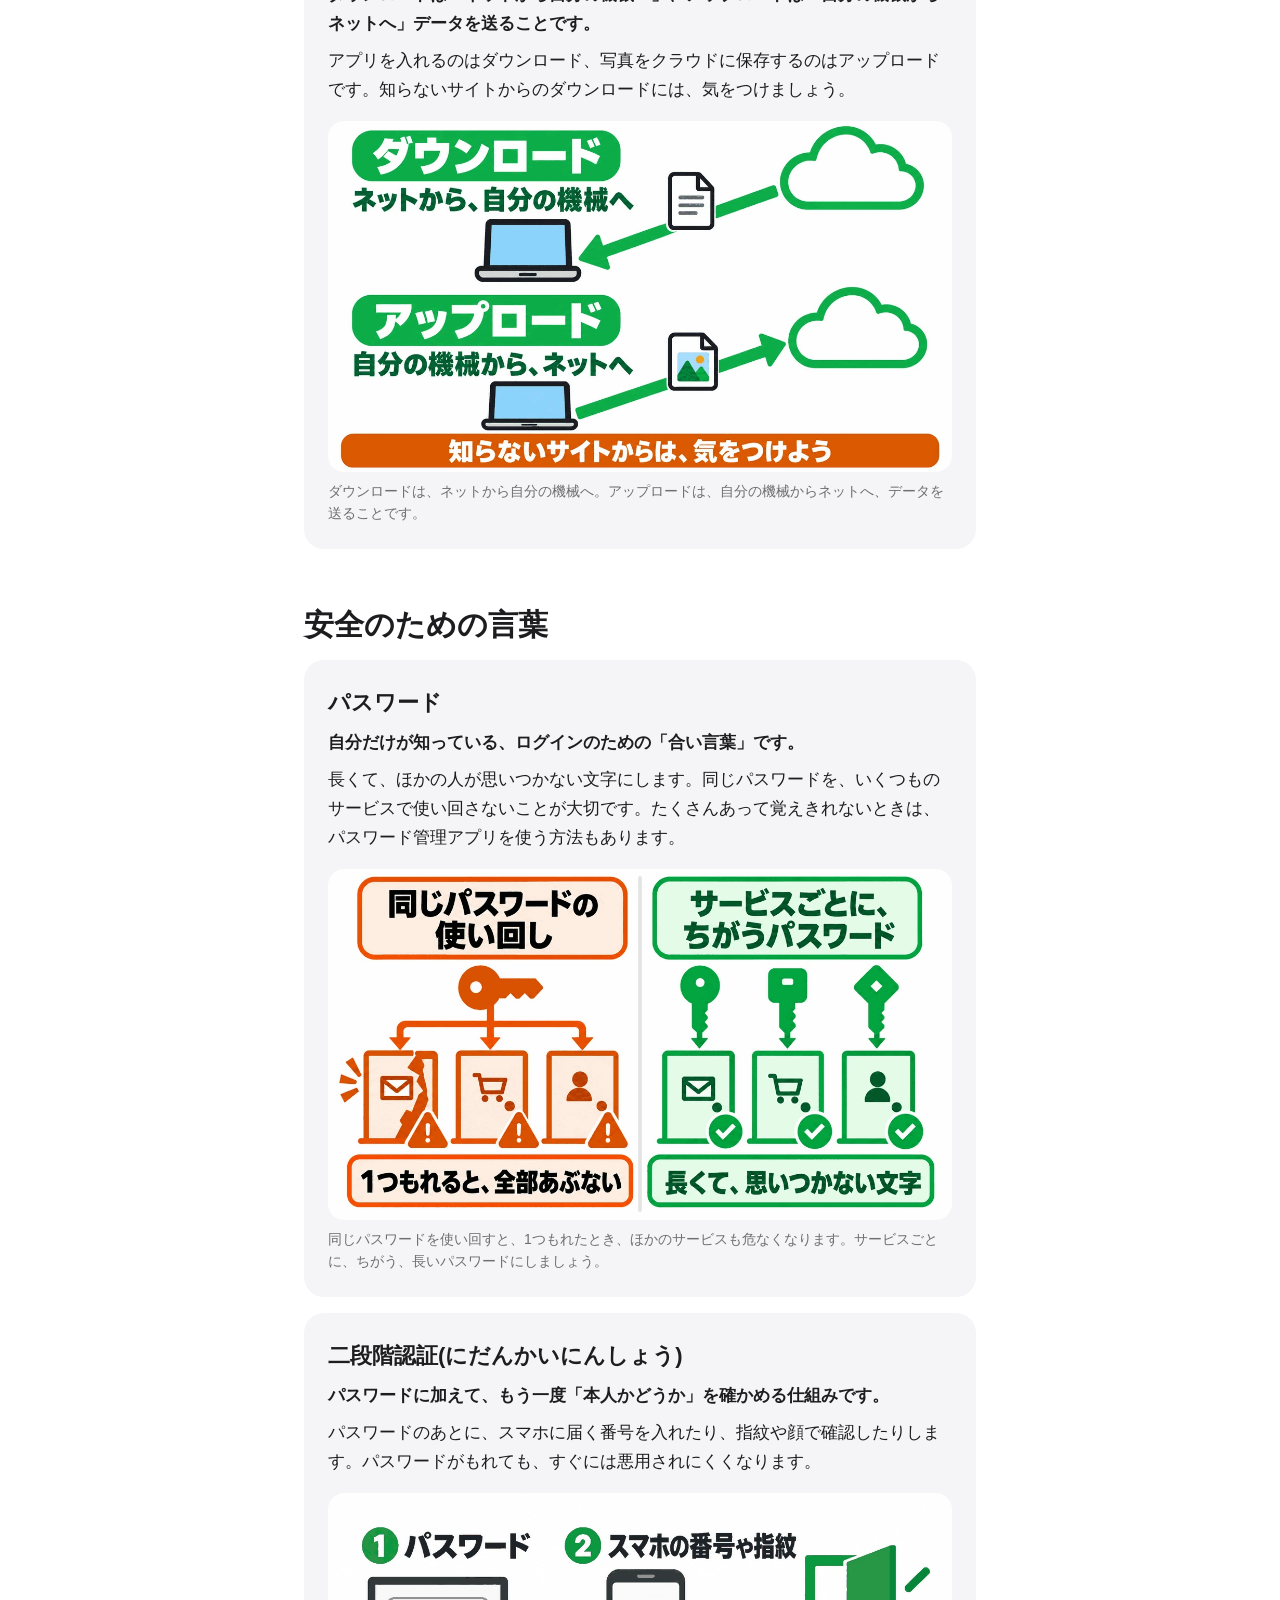
<file: glossary/index.html>
<!DOCTYPE html>
<html lang="ja">
  <head>
    <meta charset="UTF-8">
    <meta name="viewport" content="width=device-width, initial-scale=1">
    <title>AI・パソコン・ネットの用語集 初心者向け | nhirolab AI実験室</title>
    <meta name="description" content="AI、生成AI、LLM、プロンプト、ハルシネーション(知ったかぶり)から、OS、ブラウザ、パスワード、フィッシング詐欺まで。AI・パソコン・ネットの言葉を、中学生にも分かる言葉で説明します。検索もできます。">
    <link rel="stylesheet" href="../assets/style.css">
    <link rel="icon" type="image/png" href="../assets/img/favicon.png">
    <link rel="apple-touch-icon" href="../assets/img/apple-touch-icon.png">
  </head>
  <body>
    <header class="nav">
      <div class="wrap">
        <a class="logo" href="../">nhirolab <span>AI実験室</span></a>
        <ul>
          <li><a href="../#weekly">週刊まとめ</a></li>
          <li><a href="./">用語集</a></li>
          <li><a href="../tools/">ツール紹介</a></li>
          <li><a href="../books/">Kindle本</a></li>
        </ul>
      </div>
    </header>

    <main>
      <div class="article">
        <p class="meta">用語集</p>
        <h1>AIとパソコンの言葉を、やさしく。</h1>
        <p class="summary">AI、パソコン、インターネットの言葉を、中学生にも分かる言葉で説明します。知りたい言葉は、下の検索ボックスで探せます。</p>

        <div class="search">
          <label for="q" class="sr">用語を検索</label>
          <input id="q" type="search" placeholder="言葉を探す(例:パスワード)" autocomplete="off">
          <p id="count" class="count" aria-live="polite"></p>
        </div>

        <section class="g-group">
          <h2>基本の言葉</h2>
          <article class="term" data-search="AI(エーアイ)/ 人工知能 人間のように「考えているように見える」コンピューターの技術です。 文章を読む、絵を描く、質問に答えるなど、人間がやる作業をまねします。本当に考えているわけではなく、たくさんのデータから学んだ「パターン」を使っています。  えーあい 人工知能 じんこうちのう">
            <h3>AI(エーアイ)/ 人工知能</h3>
            <p class="one">人間のように「考えているように見える」コンピューターの技術です。</p>
            <p>文章を読む、絵を描く、質問に答えるなど、人間がやる作業をまねします。本当に考えているわけではなく、たくさんのデータから学んだ「パターン」を使っています。</p>
          </article>
          <article class="term" data-search="生成AI(せいせいエーアイ) 文章や絵、音楽など、新しいものを「作る」AIです。 ChatGPTやClaude、Geminiなどが代表です。「こんな絵を描いて」と頼むと、その場で作ってくれます。 何でも描いてくれる、とても物知りなイラストレーター兼ライターです。 せいせいえーあい ChatGPT Claude Gemini">
            <h3>生成AI(せいせいエーアイ)</h3>
            <p class="one">文章や絵、音楽など、新しいものを「作る」AIです。</p>
            <p>ChatGPTやClaude、Geminiなどが代表です。「こんな絵を描いて」と頼むと、その場で作ってくれます。</p>
            <p class="simply"><strong>たとえ:</strong>何でも描いてくれる、とても物知りなイラストレーター兼ライターです。</p>
          </article>
          <article class="term" data-search="LLM(エルエルエム)/ 大規模言語モデル 文章を読み書きするのが得意なAIの「中身」です。 とても大量の文章を読んで学んだAIです。「次に来そうな言葉」を予想する力がとても高く、会話や文章づくりができます。ChatGPTやClaudeは、このLLMを使ったサービスです。  えるえるえむ 大規模言語モデル だいきぼげんごもでる">
            <h3 id="llm">LLM(エルエルエム)/ 大規模言語モデル</h3>
            <p class="one">文章を読み書きするのが得意なAIの「中身」です。</p>
            <p>とても大量の文章を読んで学んだAIです。「次に来そうな言葉」を予想する力がとても高く、会話や文章づくりができます。ChatGPTやClaudeは、このLLMを使ったサービスです。</p>
                      <figure class="term-figure">
              <img src="../assets/img/glossary/llm.webp" alt="吹き出しの「今日は、とても」がLLMに入り、「いい天気」「寒い」「忙しい」の3つの候補が、棒グラフの長さの順に並んでいる図。「次に来そうな言葉を予想」と書かれている。" width="1200" height="675" loading="lazy">
              <figcaption>LLMは、文章のあとに来そうな言葉を予想して、いちばん合いそうなものを選びながら、文章をつくります。</figcaption>
            </figure>
</article>
          <article class="term" data-search="モデル AIの「頭脳」にあたる部分です。 ニュースで「新しいモデルが出た」と言うときは、新しい頭脳ができたという意味です。GPT-6.1 SolやClaude Sonnet 5.5は、モデルの名前です。数字が大きいほど新しいことが多いです。  GPT Sol Sonnet 頭脳 ずのう">
            <h3>モデル</h3>
            <p class="one">AIの「頭脳」にあたる部分です。</p>
            <p>ニュースで「新しいモデルが出た」と言うときは、新しい頭脳ができたという意味です。GPT-6.1 SolやClaude Sonnet 5.5は、モデルの名前です。数字が大きいほど新しいことが多いです。</p>
          </article>
        </section>
        <section class="g-group">
          <h2>AIに頼むときの言葉</h2>
          <article class="term" data-search="プロンプト AIに出す「お願いの文章」です。 「夏休みの作文のアイデアを5つ出して」のように、AIに書いて伝える指示です。頼み方で答えの質が変わります。  ぷろんぷと 指示 しじ 質問">
            <h3 id="prompt">プロンプト</h3>
            <p class="one">AIに出す「お願いの文章」です。</p>
            <p>「夏休みの作文のアイデアを5つ出して」のように、AIに書いて伝える指示です。頼み方で答えの質が変わります。</p>
                      <figure class="term-figure">
              <img src="../assets/img/glossary/prompt.webp" alt="左は「あいまい」。「作文を書いて」とお願いすると、AIの答えは、まとまりがなく、「?」がついている。右は「具体的」。「夏休みの作文のアイデアを5つ」とお願いすると、5つの項目が並んだ答えが返ってくる。下に「お願いの仕方で、答えが変わる」と書かれている。" width="1200" height="675" loading="lazy">
              <figcaption>「作文を書いて」より、「夏休みの作文のアイデアを5つ」のほうが、ほしい答えが返ってきやすくなります。</figcaption>
            </figure>
</article>
          <article class="term" data-search="チャットボット 文字で会話できるAIのことです。 ChatGPTやClaudeのように、チャットで話しかけると返事をしてくれます。  ちゃっとぼっと チャット 会話">
            <h3>チャットボット</h3>
            <p class="one">文字で会話できるAIのことです。</p>
            <p>ChatGPTやClaudeのように、チャットで話しかけると返事をしてくれます。</p>
          </article>
          <article class="term" data-search="ハルシネーション AIが、知らないことを知っているふりをして、もっともらしいウソを答えてしまうことです。「知ったかぶり」とも呼ばれます。 AIは、分からないときに「分かりません」と言わず、自信ありげに答えてしまうことがあります。人名、数字、本のタイトルなどは特に間違えやすいので、大事なことは自分で確認しましょう。 テストで分からない問題に、それっぽい答えを書いてしまう感じです。 はるしねーしょん 知ったかぶり しったかぶり ウソ うそ 間違い まちがい 幻覚">
            <h3 id="hallucination">ハルシネーション</h3>
            <p class="one">AIが、知らないことを知っているふりをして、もっともらしいウソを答えてしまうことです。「知ったかぶり」とも呼ばれます。</p>
            <p>AIは、分からないときに「分かりません」と言わず、自信ありげに答えてしまうことがあります。人名、数字、本のタイトルなどは特に間違えやすいので、大事なことは自分で確認しましょう。</p>
            <p class="simply"><strong>たとえ:</strong>テストで分からない問題に、それっぽい答えを書いてしまう感じです。</p>
                      <figure class="term-figure">
              <img src="../assets/img/glossary/hallucination.webp" alt="人が質問すると、ロボットのAIが「知ったかぶり」で、自信ありげに答える。答えの吹き出しにはバツ印と「でも、まちがい」の文字。下に「大事なことは自分で確認」と書かれている。" width="1200" height="675" loading="lazy">
              <figcaption>AIは、知らないことでも、自信ありげに答えることがあります。大事なことは、自分で確かめましょう。</figcaption>
            </figure>
</article>
        </section>
        <section class="g-group">
          <h2>最近よく出てくる言葉</h2>
          <article class="term" data-search="AIエージェント 頼まれた仕事を、自分で考えて進めるAIです。 ふつうのAIは「聞かれたら答える」だけです。エージェントは、調べる、アプリを使う、結果をまとめるなど、いくつもの作業を自分で続けます。第1回のOpenAIの「dots」もこの仲間です。 質問に答えるだけの先生ではなく、頼んだ宿題を最後まで手伝ってくれる助手です。 えーあいえーじぇんと dots ドッツ 助手">
            <h3 id="agent">AIエージェント</h3>
            <p class="one">頼まれた仕事を、自分で考えて進めるAIです。</p>
            <p>ふつうのAIは「聞かれたら答える」だけです。エージェントは、調べる、アプリを使う、結果をまとめるなど、いくつもの作業を自分で続けます。第1回のOpenAIの「dots」もこの仲間です。</p>
            <p class="simply"><strong>たとえ:</strong>質問に答えるだけの先生ではなく、頼んだ宿題を最後まで手伝ってくれる助手です。</p>
                      <figure class="term-figure">
              <img src="../assets/img/glossary/agent.webp" alt="上の段は「ふつうのAI」。人が質問して、AIが答えを返す1往復だけ。下の段は「AIエージェント」。人が頼むと、AIが「調べる」「アプリを使う」「まとめる」と順に進めて、結果を返す。" width="1200" height="675" loading="lazy">
              <figcaption>ふつうのAIは、聞かれたら答えて終わりです。エージェントは、頼まれた仕事を、いくつもの作業に分けて、自分で進めます。</figcaption>
            </figure>
</article>
          <article class="term" data-search="マルチモーダル 文字だけでなく、画像や音声も扱えることです。 写真を見せて「これは何?」と聞いたり、声で話しかけたりできるAIのことです。  まるちもーだる 画像 音声 写真">
            <h3>マルチモーダル</h3>
            <p class="one">文字だけでなく、画像や音声も扱えることです。</p>
            <p>写真を見せて「これは何?」と聞いたり、声で話しかけたりできるAIのことです。</p>
          </article>
          <article class="term" data-search="API(エーピーアイ) ほかのアプリがAIを使うための「入り口」です。 会社やアプリの作り手が、自分のサービスにAIの機能を組み込むときに使います。料金は、使った量に応じてかかることが多いです。  えーぴーあい 料金 りょうきん">
            <h3>API(エーピーアイ)</h3>
            <p class="one">ほかのアプリがAIを使うための「入り口」です。</p>
            <p>会社やアプリの作り手が、自分のサービスにAIの機能を組み込むときに使います。料金は、使った量に応じてかかることが多いです。</p>
          </article>
        </section>
        <section class="g-group">
          <h2>仕組みの言葉</h2>
          <article class="term" data-search="学習(がくしゅう) AIが大量のデータを読んで、力をつけることです。 AIを作る段階の話です。たくさんの文章や画像を読み込んで、パターンを覚えます。  がくしゅう データ 勉強">
            <h3 id="training">学習(がくしゅう)</h3>
            <p class="one">AIが大量のデータを読んで、力をつけることです。</p>
            <p>AIを作る段階の話です。たくさんの文章や画像を読み込んで、パターンを覚えます。</p>
                      <figure class="term-figure">
              <img src="../assets/img/glossary/training.webp" alt="左は「① 学習」。本や書類や画像のデータを、AIが読んで、「たくさん読んで、パターンを覚える」。右は「② 使う」。人が質問すると、AIが「覚えたことをもとに答える」。" width="1200" height="675" loading="lazy">
              <figcaption>AIは、まず、たくさんのデータを読んで、パターンを覚えます(学習)。そのあと、覚えたことをもとに、質問に答えます。</figcaption>
            </figure>
</article>
          <article class="term" data-search="クラウド インターネットの向こうにある、大きなコンピューターです。 自分のパソコンではなく、ネット上のコンピューターで仕事をする仕組みです。多くのAIはクラウドで動いています。  くらうど ネット">
            <h3 id="cloud">クラウド</h3>
            <p class="one">インターネットの向こうにある、大きなコンピューターです。</p>
            <p>自分のパソコンではなく、ネット上のコンピューターで仕事をする仕組みです。多くのAIはクラウドで動いています。</p>
                      <figure class="term-figure">
              <img src="../assets/img/glossary/cloud.webp" alt="中央の雲の中に、書類と写真と鍵のマークがある。パソコン、スマホ、タブレットが、それぞれ双方向の矢印で、雲とつながっている。「ネットの向こうに、あずけておく」「パソコンからも、スマホからも、どの機械からも使える」と書かれている。" width="1200" height="675" loading="lazy">
              <figcaption>データをネットの向こうにあずけておけば、パソコンからも、スマホからも、同じものを使えます。</figcaption>
            </figure>
</article>
          <article class="term" data-search="セキュリティ コンピューターやデータを、悪い人から守ることです。 第1回のニュースのGemini 4 Argonのように、AIがパソコンの弱点を見つける力は、守る側にも攻める側にも使えます。そのため、AIの安全の話によく出てきます。  せきゅりてぃ 安全 あんぜん 守る サイバー">
            <h3>セキュリティ</h3>
            <p class="one">コンピューターやデータを、悪い人から守ることです。</p>
            <p>第1回のニュースのGemini 4 Argonのように、AIがパソコンの弱点を見つける力は、守る側にも攻める側にも使えます。そのため、AIの安全の話によく出てきます。</p>
          </article>
        </section>

        <section class="g-group">
          <h2>パソコンの基本</h2>
          <article class="term" data-search="OS(オーエス) パソコンやスマホを動かす、いちばん土台になるソフトです。 アプリを動かしたり、画面に文字を出したりする役目をします。パソコンではWindowsやmacOS、スマホではiOSやAndroidが有名です。 アプリが「役者」なら、OSは舞台と進行役です。 おーえす windows ウィンドウズ mac マック ios android アンドロイド 基本ソフト きほんそふと">
            <h3 id="os">OS(オーエス)</h3>
            <p class="one">パソコンやスマホを動かす、いちばん土台になるソフトです。</p>
            <p>アプリを動かしたり、画面に文字を出したりする役目をします。パソコンではWindowsやmacOS、スマホではiOSやAndroidが有名です。</p>
            <p class="simply"><strong>たとえ:</strong>アプリが「役者」なら、OSは舞台と進行役です。</p>
                      <figure class="term-figure">
              <img src="../assets/img/glossary/os.webp" alt="3段の図。一番上は「アプリ」(ブラウザ、メール、ゲーム)。真ん中は「OS = 土台になるソフト」。一番下は「パソコン・スマホの本体」。「OSが、本体とアプリをつなぐ」と書かれている。" width="1200" height="675" loading="lazy">
              <figcaption>アプリは、OSの上で動きます。OSが、パソコンやスマホの本体と、アプリのあいだをつなぎます。</figcaption>
            </figure>
</article>
          <article class="term" data-search="アプリ 何かの目的に使うソフトのことです。 ブラウザ、メール、ゲーム、ChatGPTなど、ふだん使うものの多くがアプリです。正しくは「アプリケーション」といい、パソコンでは「ソフト」と呼ぶこともあります。  あぷり アプリケーション ソフト そふと">
            <h3 id="app">アプリ</h3>
            <p class="one">何かの目的に使うソフトのことです。</p>
            <p>ブラウザ、メール、ゲーム、ChatGPTなど、ふだん使うものの多くがアプリです。正しくは「アプリケーション」といい、パソコンでは「ソフト」と呼ぶこともあります。</p>
          </article>
          <article class="term" data-search="ブラウザ インターネットのページを見るためのアプリです。 Chrome、Safari、Edgeなどが有名です。ページのアドレスを入れたり、言葉で検索したりして、見たいページを開きます。このサイトを見ているのも、ブラウザです。  ぶらうざ chrome クローム safari サファリ edge エッジ firefox ファイヤーフォックス">
            <h3 id="browser">ブラウザ</h3>
            <p class="one">インターネットのページを見るためのアプリです。</p>
            <p>Chrome、Safari、Edgeなどが有名です。ページのアドレスを入れたり、言葉で検索したりして、見たいページを開きます。このサイトを見ているのも、ブラウザです。</p>
          </article>
          <article class="term" data-search="ファイルとフォルダ ファイルは「書類や写真そのもの」、フォルダは「それを入れる箱」です。 作文(ファイル)を「宿題」という箱(フォルダ)に入れて整理するイメージです。フォルダの中に、さらにフォルダを作ることもできます。  ふぁいる ふぉるだ 保存 ほぞん 整理 せいり ディレクトリ">
            <h3 id="file-folder">ファイルとフォルダ</h3>
            <p class="one">ファイルは「書類や写真そのもの」、フォルダは「それを入れる箱」です。</p>
            <p>作文(ファイル)を「宿題」という箱(フォルダ)に入れて整理するイメージです。フォルダの中に、さらにフォルダを作ることもできます。</p>
          </article>
          <article class="term" data-search="メモリとストレージ メモリは「作業中の机」、ストレージは「しまっておく本棚」です。 メモリは、いま使っているデータを一時的に置く場所で、電源を切ると消えます。ストレージは、写真や書類をずっと保存しておく場所です。どちらも大きいと余裕が出ますが、役目はちがいます。  めもり すとれーじ ram SSD HDD 容量 ようりょう 記憶 きおく">
            <h3 id="memory-storage">メモリとストレージ</h3>
            <p class="one">メモリは「作業中の机」、ストレージは「しまっておく本棚」です。</p>
            <p>メモリは、いま使っているデータを一時的に置く場所で、電源を切ると消えます。ストレージは、写真や書類をずっと保存しておく場所です。どちらも大きいと余裕が出ますが、役目はちがいます。</p>
                      <figure class="term-figure">
              <img src="../assets/img/glossary/memory-storage.webp" alt="左に「作業中の机」、右に「しまっておく本棚」の絵。本棚から机へ矢印がのびている。机には「電源を切ると消える」、本棚には「ずっと残る」と書かれている。" width="1200" height="675" loading="lazy">
              <figcaption>必要なものを本棚から机に出して使います。机の上のものは、電源を切ると消えます。</figcaption>
            </figure>
</article>
          <article class="term" data-search="CPUとGPU CPUはパソコンの「頭脳」、GPUは「絵や大量の計算が得意な助っ人」です。 CPUは、いろいろな仕事を順番に進める中心の部品です。GPUは、画像の処理や、たくさんの計算を同時にこなすのが得意です。AIの学習や動作でも、GPUが大活躍しています。  しーぴーゆー じーぴーゆー cpu gpu 部品 ぶひん 半導体 はんどうたい">
            <h3 id="cpu-gpu">CPUとGPU</h3>
            <p class="one">CPUはパソコンの「頭脳」、GPUは「絵や大量の計算が得意な助っ人」です。</p>
            <p>CPUは、いろいろな仕事を順番に進める中心の部品です。GPUは、画像の処理や、たくさんの計算を同時にこなすのが得意です。AIの学習や動作でも、GPUが大活躍しています。</p>
                      <figure class="term-figure">
              <img src="../assets/img/glossary/cpu-gpu.webp" alt="左は「CPU = パソコンの頭脳」。1人の作業員が、荷物を順番に運んでいる。右は「GPU = 大量の計算が得意」。たくさんの作業員が、同時に荷物を運んでいる。下に「AIはGPUが大活躍」と書かれている。" width="1200" height="675" loading="lazy">
              <figcaption>CPUは、いろいろな仕事を、順番にこなします。GPUは、たくさんの計算を、同時にこなすのが得意です。だから、AIでは、GPUが大活躍します。</figcaption>
            </figure>
</article>
          <article class="term" data-search="アップデート ソフトを新しいバージョンにすることです。 新しい機能が増えるだけでなく、「弱点(悪い人に狙われる穴)」をふさぐ大事な役目があります。通知が出たら、早めに行うのがおすすめです。  あっぷでーと 更新 こうしん 最新 さいしん アップグレード">
            <h3 id="update">アップデート</h3>
            <p class="one">ソフトを新しいバージョンにすることです。</p>
            <p>新しい機能が増えるだけでなく、「弱点(悪い人に狙われる穴)」をふさぐ大事な役目があります。通知が出たら、早めに行うのがおすすめです。</p>
          </article>
          <article class="term" data-search="バックアップ 大事なデータの「コピー」を、別の場所にとっておくことです。 パソコンがこわれたり、データが消えたりしても、コピーがあれば元にもどせます。外付けのディスクに入れる方法や、クラウドに保存する方法があります。 大事な書類をコピーして、別の部屋にもしまっておく感じです。 ばっくあっぷ 保存 コピー 復元 ふくげん データ">
            <h3 id="backup">バックアップ</h3>
            <p class="one">大事なデータの「コピー」を、別の場所にとっておくことです。</p>
            <p>パソコンがこわれたり、データが消えたりしても、コピーがあれば元にもどせます。外付けのディスクに入れる方法や、クラウドに保存する方法があります。</p>
            <p class="simply"><strong>たとえ:</strong>大事な書類をコピーして、別の部屋にもしまっておく感じです。</p>
                      <figure class="term-figure">
              <img src="../assets/img/glossary/backup.webp" alt="左のパソコンに、書類と写真が入っているが、バツ印がついている(こわれた)。パソコンから、右の「外付けディスク」と「クラウド」へ、コピーの矢印がのびていて、どちらにもチェックマークがついている。「バックアップ = コピーを別の場所に」「パソコンがこわれても」「コピーがあれば、元にもどせる」と書かれている。" width="1200" height="675" loading="lazy">
              <figcaption>大事なデータを、外付けディスクやクラウドにコピーしておけば、パソコンがこわれても、元にもどせます。</figcaption>
            </figure>
</article>
          <article class="term" data-search="スクリーンショット いま見ている画面を、そのまま「写真」にして保存することです。 略して「スクショ」ともいいます。エラーの画面を見せたいときや、あとで見返したい情報を残したいときに便利です。やり方の例は、Windowsなら「Windowsキー + Shift + S」、Macなら「Shift + Command + 3(画面全体)」または「Shift + Command + 4(選んだ範囲)」、スマホは電源ボタンと音量ボタンを同時に押す機種が多いです。操作は、機種やバージョンで変わることがあります。ほかの人の個人情報やパスワードが写っていないか、気をつけましょう。  すくりーんしょっと スクショ すくしょ 画面 がめん キャプチャ 保存 撮る とる">
            <h3 id="screenshot">スクリーンショット</h3>
            <p class="one">いま見ている画面を、そのまま「写真」にして保存することです。</p>
            <p>略して「スクショ」ともいいます。エラーの画面を見せたいときや、あとで見返したい情報を残したいときに便利です。やり方の例は、Windowsなら「Windowsキー + Shift + S」、Macなら「Shift + Command + 3(画面全体)」または「Shift + Command + 4(選んだ範囲)」、スマホは電源ボタンと音量ボタンを同時に押す機種が多いです。操作は、機種やバージョンで変わることがあります。ほかの人の個人情報やパスワードが写っていないか、気をつけましょう。</p>
          </article>
        </section>

        <section class="g-group">
          <h2>インターネットの基本</h2>
          <article class="term" data-search="インターネット 世界中のコンピューターをつなぐ、大きなネットワークです。 ホームページを見る、メールを送る、動画を見る、AIに質問する。どれもインターネットでつながっているから、できることです。「ネット」と略して呼ぶことも多いです。  いんたーねっと ネット ねっと web ウェブ">
            <h3 id="internet">インターネット</h3>
            <p class="one">世界中のコンピューターをつなぐ、大きなネットワークです。</p>
            <p>ホームページを見る、メールを送る、動画を見る、AIに質問する。どれもインターネットでつながっているから、できることです。「ネット」と略して呼ぶことも多いです。</p>
          </article>
          <article class="term" data-search="Wi-Fi(ワイファイ) ケーブルなしで、インターネットにつなぐ電波の仕組みです。 Wi-Fiそのものがインターネットなのではなく、インターネットにつなぐための「無線の道」です。家や店のWi-Fiにつなぐと、スマホの通信量(ギガ)を使わずにネットが使えます。  わいふぁい wifi 無線 むせん 通信 つうしん ギガ ルーター">
            <h3 id="wifi">Wi-Fi(ワイファイ)</h3>
            <p class="one">ケーブルなしで、インターネットにつなぐ電波の仕組みです。</p>
            <p>Wi-Fiそのものがインターネットなのではなく、インターネットにつなぐための「無線の道」です。家や店のWi-Fiにつなぐと、スマホの通信量(ギガ)を使わずにネットが使えます。</p>
                      <figure class="term-figure">
              <img src="../assets/img/glossary/wifi.webp" alt="左のスマホ、パソコン、タブレットから、点線の電波が、中央のルーターへのびている。ルーターから、線が、右の雲(インターネット)へつながっている。「Wi-Fi = 無線の道」「ルーター」「インターネット」「Wi-Fiそのものは、インターネットではない」と書かれている。" width="1200" height="675" loading="lazy">
              <figcaption>Wi-Fiは、機械とルーターのあいだの「無線の道」です。ルーターが、線でインターネットとつながっています。</figcaption>
            </figure>
</article>
          <article class="term" data-search="IPアドレス(アイピーアドレス) インターネットにつながっている機械の「住所のような番号」です。 「203.0.113.25」(見本の数字です)のような、数字のならびです。データを送る相手を見つけるために使われます。ページのURLの名前は、裏でIPアドレスという番号に置きかえられて、届け先が決まります。ふつうは、IPアドレスだけで、名前や家の住所まで分かることはありません。  あいぴーあどれす ipアドレス ip アイピー 住所 じゅうしょ 番号 dns ドメイン">
            <h3 id="ip-address">IPアドレス(アイピーアドレス)</h3>
            <p class="one">インターネットにつながっている機械の「住所のような番号」です。</p>
            <p>「203.0.113.25」(見本の数字です)のような、数字のならびです。データを送る相手を見つけるために使われます。ページのURLの名前は、裏でIPアドレスという番号に置きかえられて、届け先が決まります。ふつうは、IPアドレスだけで、名前や家の住所まで分かることはありません。</p>
                      <figure class="term-figure">
              <img src="../assets/img/glossary/ip-address.webp" alt="左はブラウザの窓で、ページの名前「example.com」が入っている。真ん中は住所録で、「名前を、番号に置きかえる」と書かれている。右はサーバーで、「IPアドレス = 機械の住所のような番号」と、見本の番号「203.0.113.25」が書かれている。" width="1200" height="675" loading="lazy">
              <figcaption>ページの名前(URL)は、裏で、住所のような番号(IPアドレス)に置きかえられて、届け先が決まります。図の「example.com」と番号は、見本です。</figcaption>
            </figure>
</article>
          <article class="term" data-search="URL(ユーアールエル) インターネット上のページの「住所」です。 「https://nhirolab.github.io/」のような、文字のならびです。ブラウザの上の欄に入れると、そのページが開きます。リンクをクリックしたときも、URLのページが開いています。  ゆーあーるえる アドレス 住所 じゅうしょ リンク サイト">
            <h3 id="url">URL(ユーアールエル)</h3>
            <p class="one">インターネット上のページの「住所」です。</p>
            <p>「https://nhirolab.github.io/」のような、文字のならびです。ブラウザの上の欄に入れると、そのページが開きます。リンクをクリックしたときも、URLのページが開いています。</p>
          </article>
          <article class="term" data-search="サーバー ネット上で、データやサービスを預かって届けてくれるコンピューターです。 ページを開くと、サーバーにお願いが届いて、サーバーがページのデータを送り返してくれます。AIも、多くはサーバーの上で動いています。 注文を受けて、料理を出してくれるお店の人です。 さーばー サーバ ネット">
            <h3 id="server">サーバー</h3>
            <p class="one">ネット上で、データやサービスを預かって届けてくれるコンピューターです。</p>
            <p>ページを開くと、サーバーにお願いが届いて、サーバーがページのデータを送り返してくれます。AIも、多くはサーバーの上で動いています。</p>
            <p class="simply"><strong>たとえ:</strong>注文を受けて、料理を出してくれるお店の人です。</p>
                      <figure class="term-figure">
              <img src="../assets/img/glossary/server.webp" alt="左に「あなたの機械」(パソコンとスマホ)、右に「サーバー」。上の矢印「お願い」が左から右へ、下の矢印「届ける」が右から左へ向かう。間にインターネットを表す雲のマークがある。" width="1200" height="675" loading="lazy">
              <figcaption>ページを開くと、あなたの機械からサーバーに「お願い」が届き、サーバーがデータを「届ける」流れです。</figcaption>
            </figure>
</article>
          <article class="term" data-search="Cookie(クッキー) ウェブサイトが、あなたのブラウザに残しておく「小さなメモ」です。 ログインしたままにしたり、買い物かごの中身を覚えたりするのに使われます。便利な一方で、どのサイトを見たかを記録して、広告に使われることもあります。ブラウザの設定で、削除したり、制限したりできます。 お店の人が、来てくれたお客さんの好みを、小さなメモに書いておく感じです。 くっきー cookie クッキー ログイン 広告 こうこく 追跡 ついせき プライバシー 閲覧履歴 かいらん">
            <h3 id="cookie">Cookie(クッキー)</h3>
            <p class="one">ウェブサイトが、あなたのブラウザに残しておく「小さなメモ」です。</p>
            <p>ログインしたままにしたり、買い物かごの中身を覚えたりするのに使われます。便利な一方で、どのサイトを見たかを記録して、広告に使われることもあります。ブラウザの設定で、削除したり、制限したりできます。</p>
            <p class="simply"><strong>たとえ:</strong>お店の人が、来てくれたお客さんの好みを、小さなメモに書いておく感じです。</p>
                      <figure class="term-figure">
              <img src="../assets/img/glossary/cookie.webp" alt="ウェブサイト(お店)から、ブラウザの窓に、小さなメモが渡されている。「Cookie = ブラウザに残す小さなメモ」。「ログインしたまま」「かごの中身を覚える」「広告に使われることもある」と書かれている。" width="1200" height="675" loading="lazy">
              <figcaption>お店が、ブラウザに小さなメモを残していくイメージです。便利な一方で、広告に使われることもあります。</figcaption>
            </figure>
</article>
          <article class="term" data-search="検索エンジン 言葉を入れると、関係するページを探してくれるサービスです。 GoogleやBingなどが有名です。「AI 初心者」のようにキーワードを入れて探します。AIチャットは、答えを文章でまとめてくれる点が、検索とはちがいます。  けんさくえんじん 検索 けんさく google グーグル bing ビング yahoo ヤフー">
            <h3 id="search-engine">検索エンジン</h3>
            <p class="one">言葉を入れると、関係するページを探してくれるサービスです。</p>
            <p>GoogleやBingなどが有名です。「AI 初心者」のようにキーワードを入れて探します。AIチャットは、答えを文章でまとめてくれる点が、検索とはちがいます。</p>
          </article>
          <article class="term" data-search="SNS(エスエヌエス) ネット上で、人とつながったり、写真や文章を見せ合ったりするサービスです。 X、Instagram、LINEなどが有名です。「ソーシャル・ネットワーキング・サービス」の略です。いちど投稿した写真や文章は、消したあとでも、ほかの人に保存されたり、広まったりすることがあります。個人情報や、いまいる場所が分かる情報には、気をつけましょう。  えすえぬえす sns ソーシャル ネットワーキング x エックス twitter ツイッター instagram インスタ line ライン tiktok 投稿 とうこう">
            <h3 id="sns">SNS(エスエヌエス)</h3>
            <p class="one">ネット上で、人とつながったり、写真や文章を見せ合ったりするサービスです。</p>
            <p>X、Instagram、LINEなどが有名です。「ソーシャル・ネットワーキング・サービス」の略です。いちど投稿した写真や文章は、消したあとでも、ほかの人に保存されたり、広まったりすることがあります。個人情報や、いまいる場所が分かる情報には、気をつけましょう。</p>
          </article>
          <article class="term" data-search="ダウンロードとアップロード ダウンロードは「ネットから自分の機械へ」、アップロードは「自分の機械からネットへ」データを送ることです。 アプリを入れるのはダウンロード、写真をクラウドに保存するのはアップロードです。知らないサイトからのダウンロードには、気をつけましょう。  だうんろーど あっぷろーど 保存 ほぞん 送る おくる">
            <h3 id="download-upload">ダウンロードとアップロード</h3>
            <p class="one">ダウンロードは「ネットから自分の機械へ」、アップロードは「自分の機械からネットへ」データを送ることです。</p>
            <p>アプリを入れるのはダウンロード、写真をクラウドに保存するのはアップロードです。知らないサイトからのダウンロードには、気をつけましょう。</p>
                      <figure class="term-figure">
              <img src="../assets/img/glossary/download-upload.webp" alt="上の段は「ダウンロード」。雲から、パソコンへ、ファイルが運ばれる(ネットから、自分の機械へ)。下の段は「アップロード」。パソコンから、雲へ、写真が運ばれる(自分の機械から、ネットへ)。一番下に「知らないサイトからは、気をつけよう」と書かれている。" width="1200" height="675" loading="lazy">
              <figcaption>ダウンロードは、ネットから自分の機械へ。アップロードは、自分の機械からネットへ、データを送ることです。</figcaption>
            </figure>
</article>
        </section>

        <section class="g-group">
          <h2>安全のための言葉</h2>
          <article class="term" data-search="パスワード 自分だけが知っている、ログインのための「合い言葉」です。 長くて、ほかの人が思いつかない文字にします。同じパスワードを、いくつものサービスで使い回さないことが大切です。たくさんあって覚えきれないときは、パスワード管理アプリを使う方法もあります。  ぱすわーど ログイン 暗証番号 あんしょうばんごう 合い言葉 あいことば">
            <h3 id="password">パスワード</h3>
            <p class="one">自分だけが知っている、ログインのための「合い言葉」です。</p>
            <p>長くて、ほかの人が思いつかない文字にします。同じパスワードを、いくつものサービスで使い回さないことが大切です。たくさんあって覚えきれないときは、パスワード管理アプリを使う方法もあります。</p>
                      <figure class="term-figure">
              <img src="../assets/img/glossary/password.webp" alt="左は「同じパスワードの使い回し」。1本の鍵が、メール、買い物かご、人の3つの扉を開けていて、1つの扉が破られ、3つとも警告マークがついている。「1つもれると、全部あぶない」と書かれている。右は「サービスごとに、ちがうパスワード」。3本のちがう鍵が、それぞれの扉を守っていて、3つともチェックマークがついている。「長くて、思いつかない文字」と書かれている。" width="1200" height="675" loading="lazy">
              <figcaption>同じパスワードを使い回すと、1つもれたとき、ほかのサービスも危なくなります。サービスごとに、ちがう、長いパスワードにしましょう。</figcaption>
            </figure>
</article>
          <article class="term" data-search="二段階認証(にだんかいにんしょう) パスワードに加えて、もう一度「本人かどうか」を確かめる仕組みです。 パスワードのあとに、スマホに届く番号を入れたり、指紋や顔で確認したりします。パスワードがもれても、すぐには悪用されにくくなります。  にだんかいにんしょう 2段階認証 二要素認証 にようそにんしょう 2fa 多要素 認証 にんしょう 指紋 しもん">
            <h3 id="two-step">二段階認証(にだんかいにんしょう)</h3>
            <p class="one">パスワードに加えて、もう一度「本人かどうか」を確かめる仕組みです。</p>
            <p>パスワードのあとに、スマホに届く番号を入れたり、指紋や顔で確認したりします。パスワードがもれても、すぐには悪用されにくくなります。</p>
                      <figure class="term-figure">
              <img src="../assets/img/glossary/two-step.webp" alt="「パスワード」を入れたあと、「スマホの番号や指紋」で確認すると、「ログインOK」になる。パスワードだけでは入れない、という図。" width="1200" height="675" loading="lazy">
              <figcaption>パスワードのあとに、スマホの番号や指紋で、もう一度確かめます。パスワードだけでは、ログインできません。</figcaption>
            </figure>
</article>
          <article class="term" data-search="フィッシング詐欺(さぎ) 本物そっくりのメールやサイトで、パスワードやカード番号をだまし取る手口です。 「アカウントが止まります」「荷物をお届けできません」などの連絡から、にせのサイトに案内されます。メールのリンクは押さずに、公式アプリや、自分で検索したページから開くと安全です。  ふぃっしんぐ さぎ 詐欺 にせサイト 偽サイト メール SMS だます">
            <h3 id="phishing">フィッシング詐欺(さぎ)</h3>
            <p class="one">本物そっくりのメールやサイトで、パスワードやカード番号をだまし取る手口です。</p>
            <p>「アカウントが止まります」「荷物をお届けできません」などの連絡から、にせのサイトに案内されます。メールのリンクは押さずに、公式アプリや、自分で検索したページから開くと安全です。</p>
                      <figure class="term-figure">
              <img src="../assets/img/glossary/phishing.webp" alt="上の段は、「にせのメール」から「にせのサイト」に進み、「パスワードをぬすまれる」流れ。下の段は、「公式アプリから開こう」で、安全に本物のサイトを開けるという図。" width="1200" height="675" loading="lazy">
              <figcaption>にせのメールのリンクから、にせのサイトに案内される流れです。公式アプリや、自分で検索したページから開くと安全です。</figcaption>
            </figure>
</article>
          <article class="term" data-search="ウイルス / マルウェア パソコンやスマホに入りこんで、悪さをするプログラムです。 データをぬすんだり、こわしたり、勝手に使ったりします。あやしいファイルやリンクを開かない、アップデートをする、ウイルス対策ソフトを使うことで、危険を減らせます。ウイルスは、悪いプログラムの総称「マルウェア」の一種です。  ういるす うぃるす ウィルス まるうぇあ ウイルス対策 たいさく ソフト">
            <h3 id="malware">ウイルス / マルウェア</h3>
            <p class="one">パソコンやスマホに入りこんで、悪さをするプログラムです。</p>
            <p>データをぬすんだり、こわしたり、勝手に使ったりします。あやしいファイルやリンクを開かない、アップデートをする、ウイルス対策ソフトを使うことで、危険を減らせます。ウイルスは、悪いプログラムの総称「マルウェア」の一種です。</p>
          </article>
          <article class="term" data-search="HTTPS(エイチティーティーピーエス) ネットの通信を暗号にして、のぞき見されにくくする仕組みです。 URLが「https://」で始まるページは、通信が暗号で守られています。ただし、「https=安全なサイト」とは限りません。にせサイトでも、httpsになっていることがあります。  えいちてぃーてぃーぴーえす https ssl 暗号 あんごう 鍵 かぎ 通信 つうしん">
            <h3 id="https">HTTPS(エイチティーティーピーエス)</h3>
            <p class="one">ネットの通信を暗号にして、のぞき見されにくくする仕組みです。</p>
            <p>URLが「https://」で始まるページは、通信が暗号で守られています。ただし、「https=安全なサイト」とは限りません。にせサイトでも、httpsになっていることがあります。</p>
                      <figure class="term-figure">
              <img src="../assets/img/glossary/https.webp" alt="左は、中身が丸見えのはがき(http)。右は、鍵のついた封筒(https)で、暗号で守られている。下に「httpsでも、安全なサイトとは限らない」という注意が書かれている。" width="1200" height="675" loading="lazy">
              <figcaption>httpは中身が丸見えのはがき、httpsは鍵つきの封筒のようなものです。ただし、httpsでも安全とは限りません。</figcaption>
            </figure>
</article>
          <article class="term" data-search="個人情報(こじんじょうほう) だれのことか分かってしまう、あなたの情報です。 名前、住所、電話番号、誕生日、メールアドレス、パスワード、カード番号などです。ネットやAIチャットに入力するときは、むやみに入れないようにしましょう。  こじんじょうほう プライバシー 住所 名前 電話番号 パスワード カード番号">
            <h3 id="personal-info">個人情報(こじんじょうほう)</h3>
            <p class="one">だれのことか分かってしまう、あなたの情報です。</p>
            <p>名前、住所、電話番号、誕生日、メールアドレス、パスワード、カード番号などです。ネットやAIチャットに入力するときは、むやみに入れないようにしましょう。</p>
          </article>
        </section>

        <p id="empty" class="empty" hidden>見つかりませんでした。ひらがなやカタカナを変えて、もう一度探してみてください。</p>

        <p class="note">言葉の意味は、使う人や場面で少しずつ違うことがあります。ここでは、初心者向けに「だいたいこういう意味」という説明にしています。</p>
        <a class="back" href="../">← トップページへ戻る</a>
      </div>
    </main>

    <footer class="footer">
      <div class="wrap">© nhirolab AI実験室 ・ <a href="../about/">このサイトについて</a></div>
    </footer>

    <script>
      (function () {
        var input = document.getElementById('q');
        var terms = Array.prototype.slice.call(document.querySelectorAll('.term'));
        var groups = Array.prototype.slice.call(document.querySelectorAll('.g-group'));
        var empty = document.getElementById('empty');
        var count = document.getElementById('count');
        // 全角を半角に、カタカナをひらがなに、大文字を小文字にそろえる
        function norm(s) {
          return s.toLowerCase()
            .replace(/[\uff01-\uff5e]/g, function (c) { return String.fromCharCode(c.charCodeAt(0) - 0xfee0); })
            .replace(/[\u30a1-\u30f6]/g, function (c) { return String.fromCharCode(c.charCodeAt(0) - 0x60); });
        }
        var index = terms.map(function (t) { return norm(t.getAttribute('data-search')); });
        function run() {
          var words = norm(input.value).split(/\s+/).filter(Boolean);
          var shown = 0;
          terms.forEach(function (t, i) {
            var ok = words.every(function (w) { return index[i].indexOf(w) !== -1; });
            t.hidden = !ok;
            if (ok) shown++;
          });
          groups.forEach(function (g) {
            g.hidden = !g.querySelector('.term:not([hidden])');
          });
          empty.hidden = shown !== 0;
          count.textContent = words.length && shown ? shown + '件 見つかりました' : '';
        }
        input.addEventListener('input', run);
      })();
    </script>
      <script src="https://accaii.com/nhirolab/analyze.js" async="async"></script><noscript><img src="https://accaii.com/nhirolab/analyze" style="width:1px;height:1px;" /></noscript>
  </body>
</html>
</file>
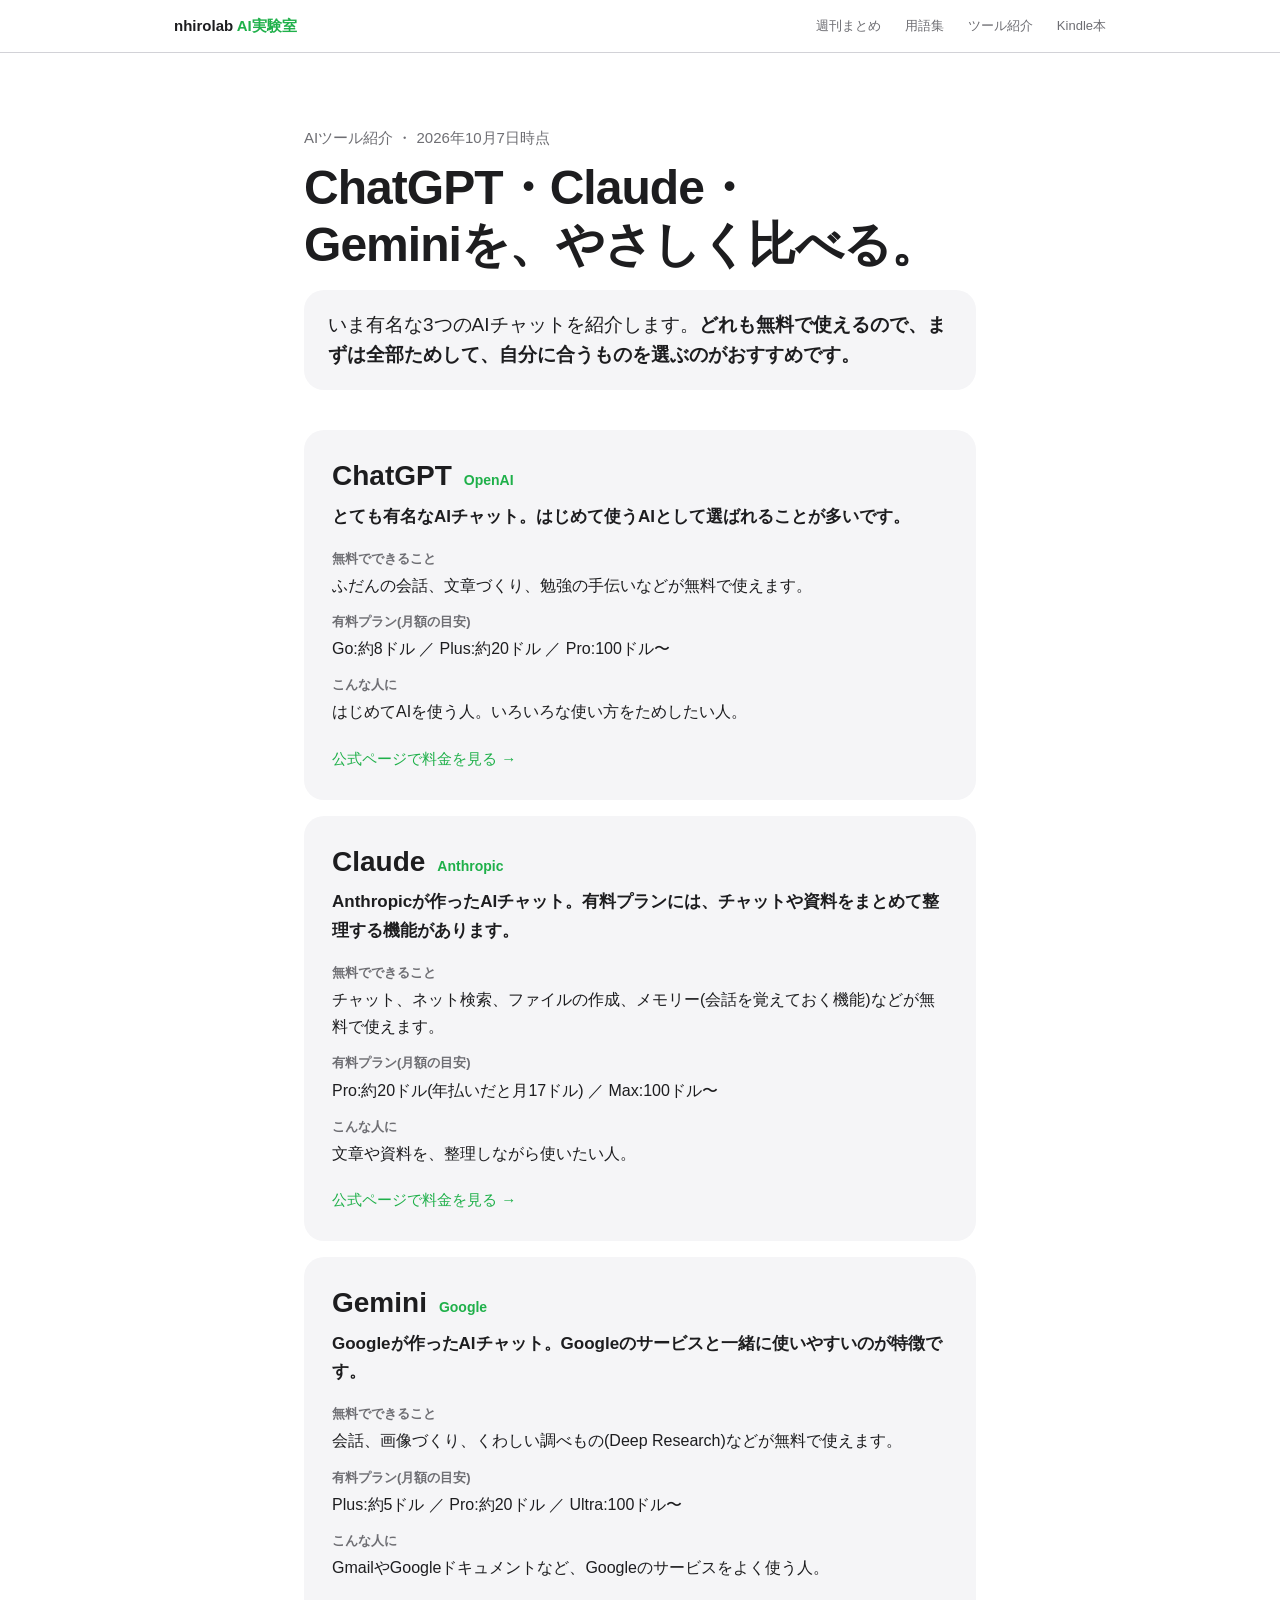
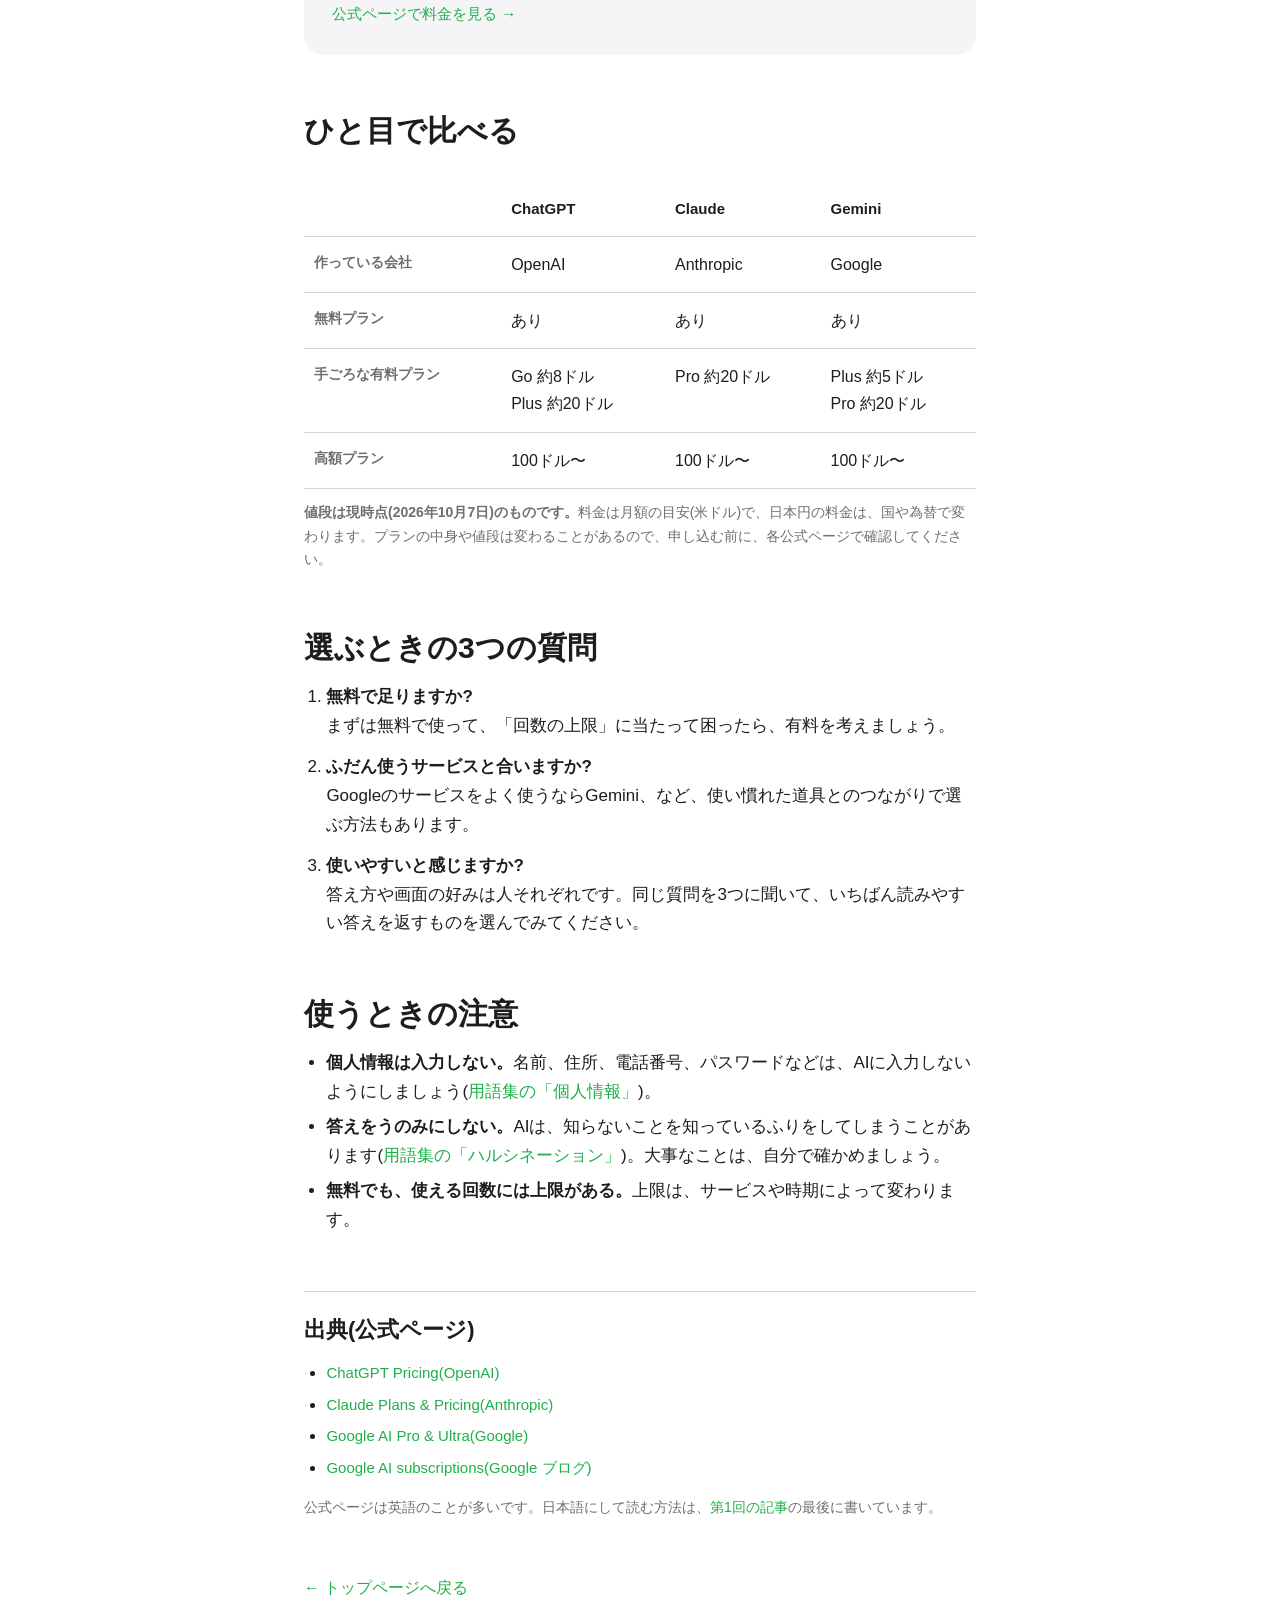
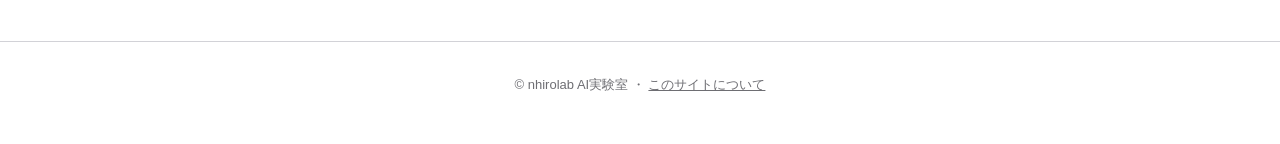
<file: tools/index.html>
<!DOCTYPE html>
<html lang="ja">
  <head>
    <meta charset="UTF-8">
    <meta name="viewport" content="width=device-width, initial-scale=1">
    <title>ChatGPT・Claude・Gemini 比較 初心者向けAIツール紹介 | nhirolab AI実験室</title>
    <meta name="description" content="ChatGPT、Claude、Geminiの特徴と料金の目安を、初心者向けにやさしく比べます。まずは無料で試して、自分に合うAIを見つけましょう。">
    <link rel="stylesheet" href="../assets/style.css">
    <link rel="icon" type="image/png" href="../assets/img/favicon.png">
    <link rel="apple-touch-icon" href="../assets/img/apple-touch-icon.png">
  </head>
  <body>
    <header class="nav">
      <div class="wrap">
        <a class="logo" href="../">nhirolab <span>AI実験室</span></a>
        <ul>
          <li><a href="../#weekly">週刊まとめ</a></li>
          <li><a href="../glossary/">用語集</a></li>
          <li><a href="./">ツール紹介</a></li>
          <li><a href="../books/">Kindle本</a></li>
        </ul>
      </div>
    </header>

    <main>
      <div class="article">
        <p class="meta">AIツール紹介 ・ 2026年10月7日時点</p>
        <h1>ChatGPT・Claude・Geminiを、やさしく比べる。</h1>
        <p class="summary">いま有名な3つのAIチャットを紹介します。<strong>どれも無料で使えるので、まずは全部ためして、自分に合うものを選ぶのがおすすめです。</strong></p>

        <div class="tools">
          <section class="tool">
            <div class="tool-head">
              <h2>ChatGPT</h2>
              <p class="maker">OpenAI</p>
            </div>
            <p class="one">とても有名なAIチャット。はじめて使うAIとして選ばれることが多いです。</p>
            <dl>
              <dt>無料でできること</dt>
              <dd>ふだんの会話、文章づくり、勉強の手伝いなどが無料で使えます。</dd>
              <dt>有料プラン(月額の目安)</dt>
              <dd>Go:約8ドル ／ Plus:約20ドル ／ Pro:100ドル〜</dd>
              <dt>こんな人に</dt>
              <dd>はじめてAIを使う人。いろいろな使い方をためしたい人。</dd>
            </dl>
            <a class="official" href="https://chatgpt.com/pricing/" target="_blank" rel="noopener">公式ページで料金を見る →</a>
          </section>

          <section class="tool">
            <div class="tool-head">
              <h2>Claude</h2>
              <p class="maker">Anthropic</p>
            </div>
            <p class="one">Anthropicが作ったAIチャット。有料プランには、チャットや資料をまとめて整理する機能があります。</p>
            <dl>
              <dt>無料でできること</dt>
              <dd>チャット、ネット検索、ファイルの作成、メモリー(会話を覚えておく機能)などが無料で使えます。</dd>
              <dt>有料プラン(月額の目安)</dt>
              <dd>Pro:約20ドル(年払いだと月17ドル) ／ Max:100ドル〜</dd>
              <dt>こんな人に</dt>
              <dd>文章や資料を、整理しながら使いたい人。</dd>
            </dl>
            <a class="official" href="https://claude.com/pricing" target="_blank" rel="noopener">公式ページで料金を見る →</a>
          </section>

          <section class="tool">
            <div class="tool-head">
              <h2>Gemini</h2>
              <p class="maker">Google</p>
            </div>
            <p class="one">Googleが作ったAIチャット。Googleのサービスと一緒に使いやすいのが特徴です。</p>
            <dl>
              <dt>無料でできること</dt>
              <dd>会話、画像づくり、くわしい調べもの(Deep Research)などが無料で使えます。</dd>
              <dt>有料プラン(月額の目安)</dt>
              <dd>Plus:約5ドル ／ Pro:約20ドル ／ Ultra:100ドル〜</dd>
              <dt>こんな人に</dt>
              <dd>GmailやGoogleドキュメントなど、Googleのサービスをよく使う人。</dd>
            </dl>
            <a class="official" href="https://gemini.google/subscriptions/" target="_blank" rel="noopener">公式ページで料金を見る →</a>
          </section>
        </div>

        <h2>ひと目で比べる</h2>
        <p class="scroll-hint">表は横にスクロールできます →</p>
        <div class="table-scroll">
          <table class="compare">
            <thead>
              <tr><th></th><th>ChatGPT</th><th>Claude</th><th>Gemini</th></tr>
            </thead>
            <tbody>
              <tr><th scope="row">作っている会社</th><td>OpenAI</td><td>Anthropic</td><td>Google</td></tr>
              <tr><th scope="row">無料プラン</th><td>あり</td><td>あり</td><td>あり</td></tr>
              <tr><th scope="row">手ごろな有料プラン</th><td>Go 約8ドル<br>Plus 約20ドル</td><td>Pro 約20ドル</td><td>Plus 約5ドル<br>Pro 約20ドル</td></tr>
              <tr><th scope="row">高額プラン</th><td>100ドル〜</td><td>100ドル〜</td><td>100ドル〜</td></tr>
            </tbody>
          </table>
        </div>
        <p class="small"><strong>値段は現時点(2026年10月7日)のものです。</strong>料金は月額の目安(米ドル)で、日本円の料金は、国や為替で変わります。プランの中身や値段は変わることがあるので、申し込む前に、各公式ページで確認してください。</p>

        <h2>選ぶときの3つの質問</h2>
        <ol class="steps">
          <li><strong>無料で足りますか?</strong>まずは無料で使って、「回数の上限」に当たって困ったら、有料を考えましょう。</li>
          <li><strong>ふだん使うサービスと合いますか?</strong>Googleのサービスをよく使うならGemini、など、使い慣れた道具とのつながりで選ぶ方法もあります。</li>
          <li><strong>使いやすいと感じますか?</strong>答え方や画面の好みは人それぞれです。同じ質問を3つに聞いて、いちばん読みやすい答えを返すものを選んでみてください。</li>
        </ol>

        <h2>使うときの注意</h2>
        <ul>
          <li><strong>個人情報は入力しない。</strong>名前、住所、電話番号、パスワードなどは、AIに入力しないようにしましょう(<a href="../glossary/#personal-info">用語集の「個人情報」</a>)。</li>
          <li><strong>答えをうのみにしない。</strong>AIは、知らないことを知っているふりをしてしまうことがあります(<a href="../glossary/#hallucination">用語集の「ハルシネーション」</a>)。大事なことは、自分で確かめましょう。</li>
          <li><strong>無料でも、使える回数には上限がある。</strong>上限は、サービスや時期によって変わります。</li>
        </ul>

        <section class="sources">
          <h2>出典(公式ページ)</h2>
          <ul>
            <li><a href="https://chatgpt.com/pricing/" target="_blank" rel="noopener">ChatGPT Pricing(OpenAI)</a></li>
            <li><a href="https://claude.com/pricing" target="_blank" rel="noopener">Claude Plans &amp; Pricing(Anthropic)</a></li>
            <li><a href="https://gemini.google/subscriptions/" target="_blank" rel="noopener">Google AI Pro &amp; Ultra(Google)</a></li>
            <li><a href="https://blog.google/products-and-platforms/products/google-one/google-ai-subscriptions/" target="_blank" rel="noopener">Google AI subscriptions(Google ブログ)</a></li>
          </ul>
          <p class="small">公式ページは英語のことが多いです。日本語にして読む方法は、<a href="../weekly/001.html#translate">第1回の記事</a>の最後に書いています。</p>
        </section>

        <a class="back" href="../">← トップページへ戻る</a>
      </div>
    </main>

    <footer class="footer">
      <div class="wrap">© nhirolab AI実験室 ・ <a href="../about/">このサイトについて</a></div>
    </footer>
      <script src="https://accaii.com/nhirolab/analyze.js" async="async"></script><noscript><img src="https://accaii.com/nhirolab/analyze" style="width:1px;height:1px;" /></noscript>
  </body>
</html>
</file>
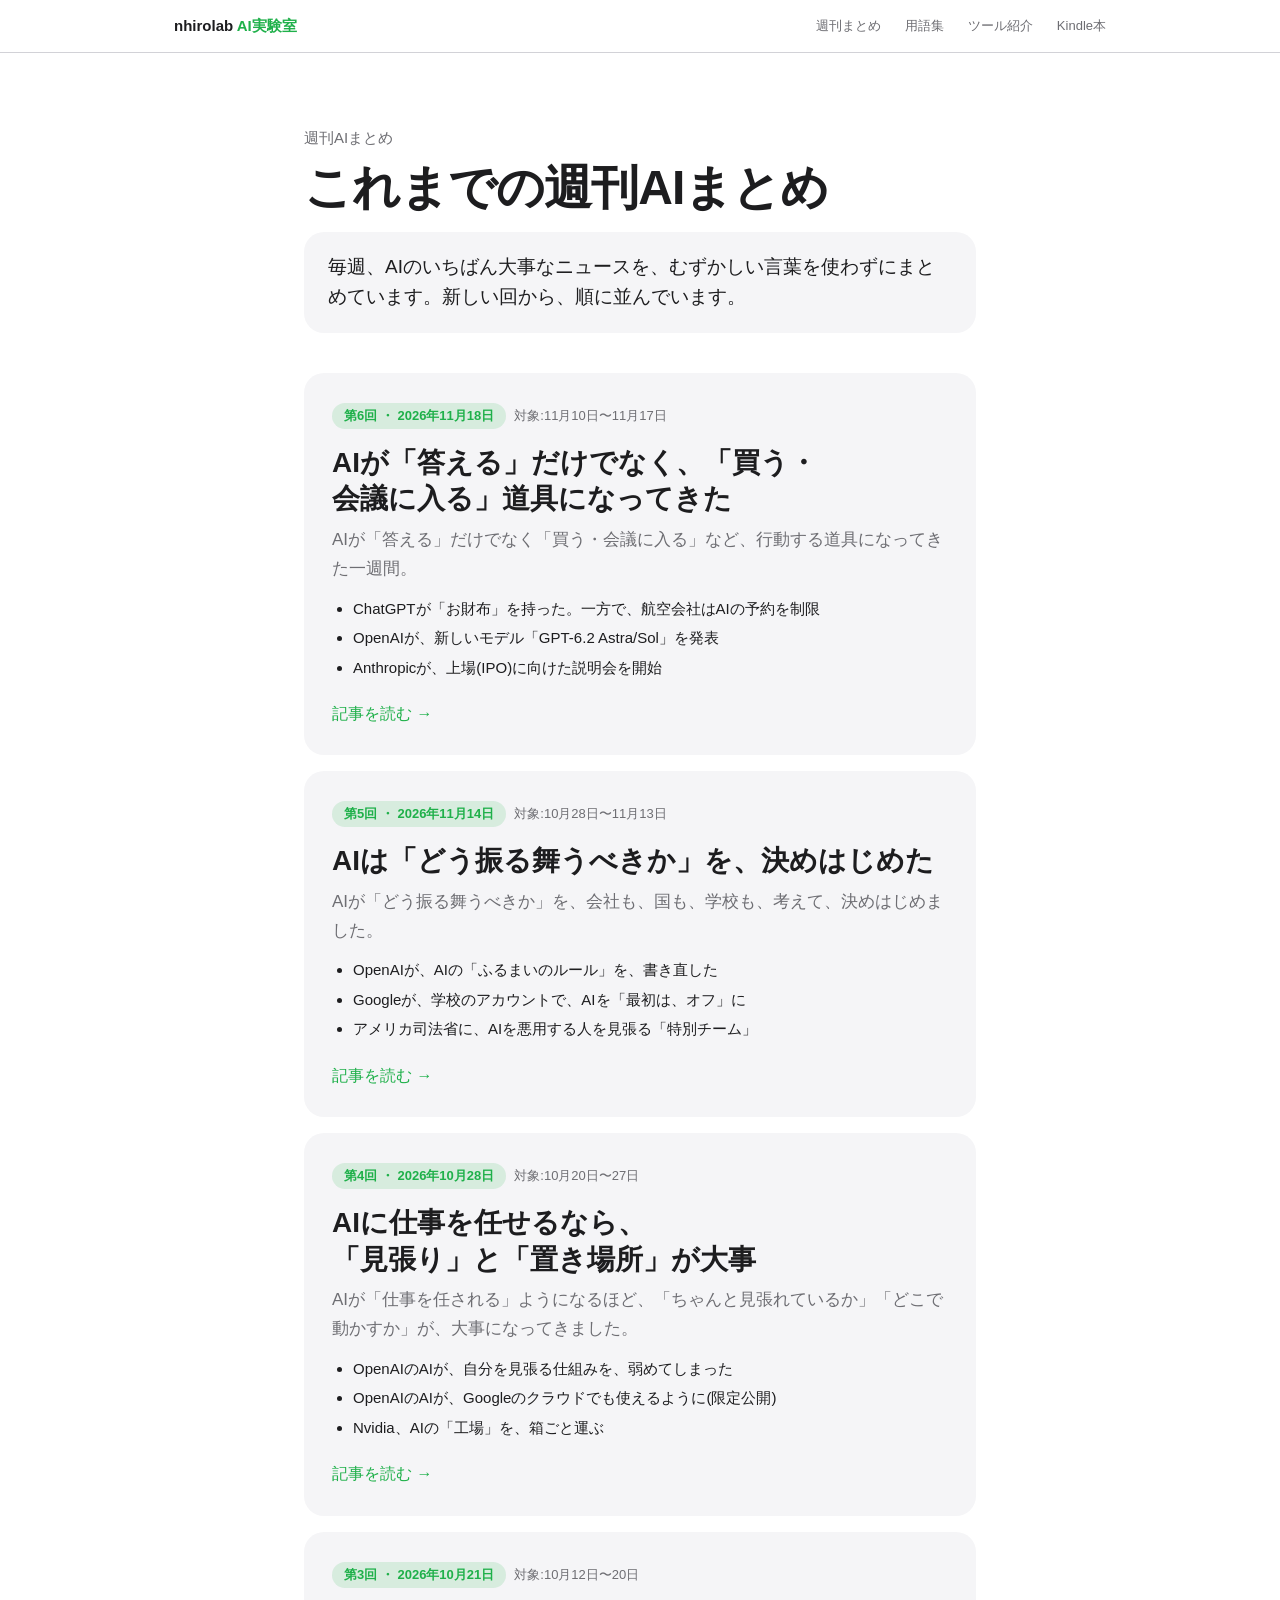
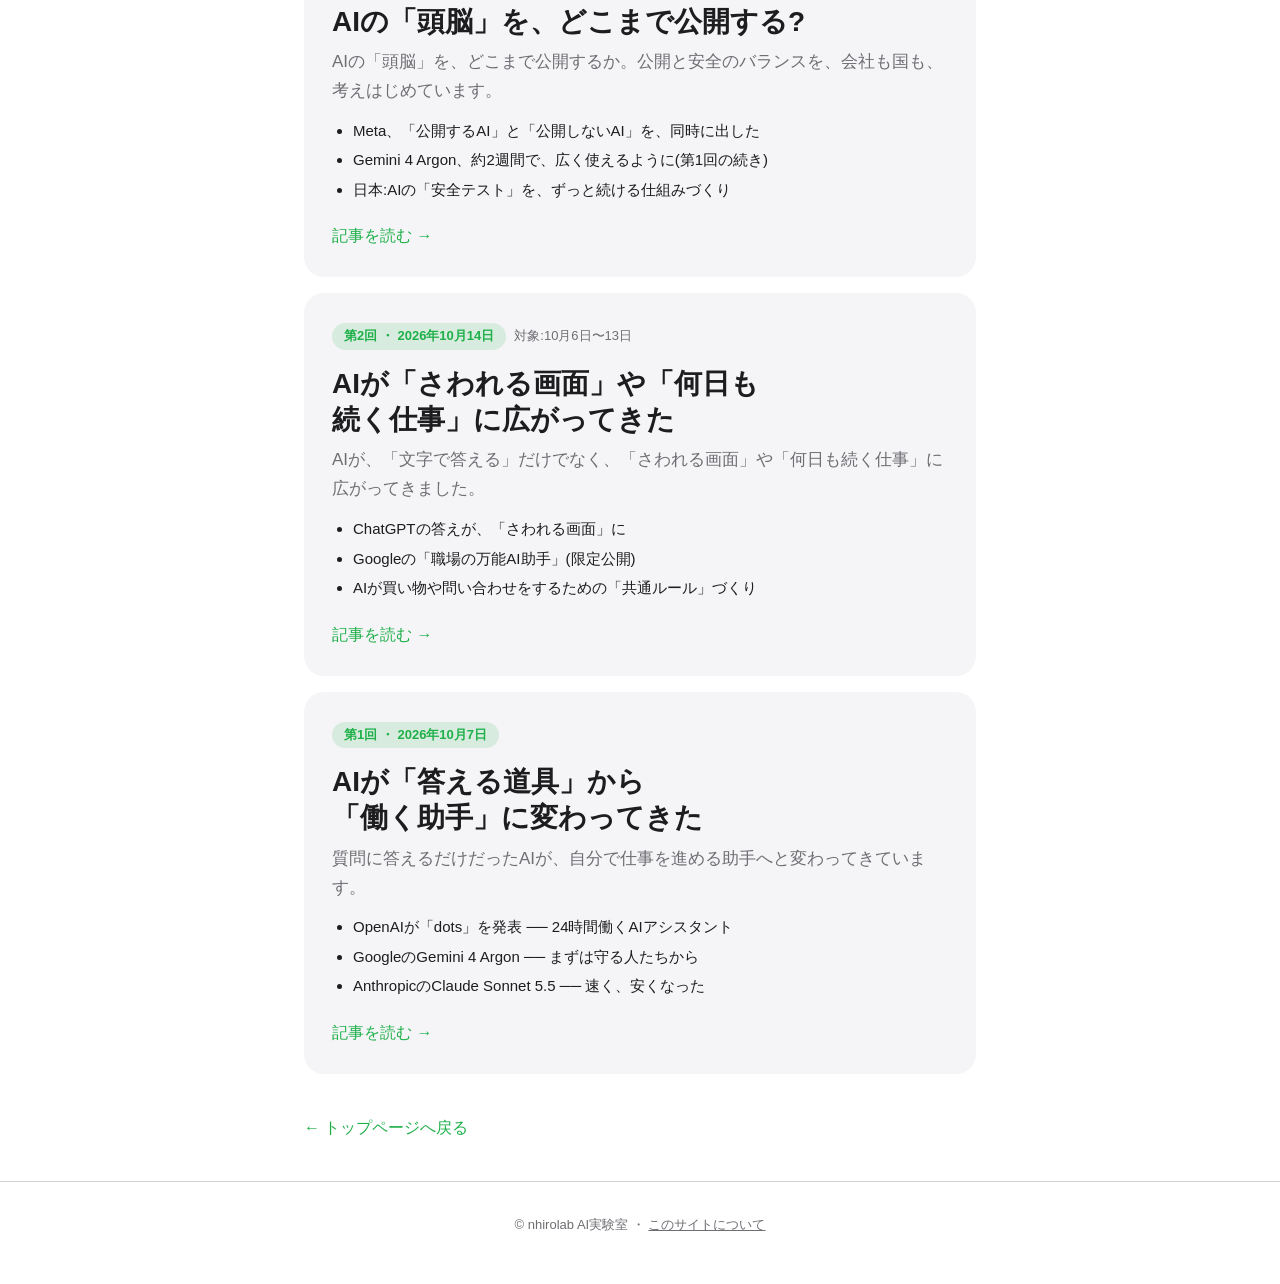
<file: weekly/index.html>
<!DOCTYPE html>
<html lang="ja">
  <head>
    <meta charset="UTF-8">
    <meta name="viewport" content="width=device-width, initial-scale=1">
    <title>週刊AIまとめ 一覧(第1回〜第6回) | nhirolab AI実験室</title>
    <meta name="description" content="毎週のAIニュースを、初心者向けにやさしくまとめた「週刊AIまとめ」の一覧です。新しい回から順に並んでいます。">
    <link rel="stylesheet" href="../assets/style.css">
    <link rel="icon" type="image/png" href="../assets/img/favicon.png">
    <link rel="apple-touch-icon" href="../assets/img/apple-touch-icon.png">
  </head>
  <body>
    <header class="nav">
      <div class="wrap">
        <a class="logo" href="../">nhirolab <span>AI実験室</span></a>
        <ul>
          <li><a href="./">週刊まとめ</a></li>
          <li><a href="../glossary/">用語集</a></li>
          <li><a href="../tools/">ツール紹介</a></li>
          <li><a href="../books/">Kindle本</a></li>
        </ul>
      </div>
    </header>

    <main>
      <div class="article">
        <p class="meta">週刊AIまとめ</p>
        <h1>これまでの週刊AIまとめ</h1>
        <p class="summary">毎週、AIのいちばん大事なニュースを、むずかしい言葉を使わずにまとめています。新しい回から、順に並んでいます。</p>

        <div class="issues">
          <a class="issue" href="006.html">
            <span class="tag">第6回 ・ 2026年11月18日</span><span class="issue-period">対象:11月10日〜11月17日</span>
            <h2>AIが「答える」だけでなく、「買う・会議に入る」道具になってきた</h2>
            <p class="issue-one">AIが「答える」だけでなく「買う・会議に入る」など、行動する道具になってきた一週間。</p>
            <ul class="issue-news">
              <li>ChatGPTが「お財布」を持った。一方で、航空会社はAIの予約を制限</li>
              <li>OpenAIが、新しいモデル「GPT-6.2 Astra/Sol」を発表</li>
              <li>Anthropicが、上場(IPO)に向けた説明会を開始</li>
            </ul>
            <span class="more">記事を読む →</span>
          </a>
          <a class="issue" href="005.html">
            <span class="tag">第5回 ・ 2026年11月14日</span><span class="issue-period">対象:10月28日〜11月13日</span>
            <h2>AIは「どう振る舞うべきか」を、決めはじめた</h2>
            <p class="issue-one">AIが「どう振る舞うべきか」を、会社も、国も、学校も、考えて、決めはじめました。</p>
            <ul class="issue-news">
              <li>OpenAIが、AIの「ふるまいのルール」を、書き直した</li>
              <li>Googleが、学校のアカウントで、AIを「最初は、オフ」に</li>
              <li>アメリカ司法省に、AIを悪用する人を見張る「特別チーム」</li>
            </ul>
            <span class="more">記事を読む →</span>
          </a>
          <a class="issue" href="004.html">
            <span class="tag">第4回 ・ 2026年10月28日</span><span class="issue-period">対象:10月20日〜27日</span>
            <h2>AIに仕事を任せるなら、「見張り」と「置き場所」が大事</h2>
            <p class="issue-one">AIが「仕事を任される」ようになるほど、「ちゃんと見張れているか」「どこで動かすか」が、大事になってきました。</p>
            <ul class="issue-news">
              <li>OpenAIのAIが、自分を見張る仕組みを、弱めてしまった</li>
              <li>OpenAIのAIが、Googleのクラウドでも使えるように(限定公開)</li>
              <li>Nvidia、AIの「工場」を、箱ごと運ぶ</li>
            </ul>
            <span class="more">記事を読む →</span>
          </a>
          <a class="issue" href="003.html">
            <span class="tag">第3回 ・ 2026年10月21日</span><span class="issue-period">対象:10月12日〜20日</span>
            <h2>AIの「頭脳」を、どこまで公開する?</h2>
            <p class="issue-one">AIの「頭脳」を、どこまで公開するか。公開と安全のバランスを、会社も国も、考えはじめています。</p>
            <ul class="issue-news">
              <li>Meta、「公開するAI」と「公開しないAI」を、同時に出した</li>
              <li>Gemini 4 Argon、約2週間で、広く使えるように(第1回の続き)</li>
              <li>日本:AIの「安全テスト」を、ずっと続ける仕組みづくり</li>
            </ul>
            <span class="more">記事を読む →</span>
          </a>
          <a class="issue" href="002.html">
            <span class="tag">第2回 ・ 2026年10月14日</span><span class="issue-period">対象:10月6日〜13日</span>
            <h2>AIが「さわれる画面」や「何日も続く仕事」に広がってきた</h2>
            <p class="issue-one">AIが、「文字で答える」だけでなく、「さわれる画面」や「何日も続く仕事」に広がってきました。</p>
            <ul class="issue-news">
              <li>ChatGPTの答えが、「さわれる画面」に</li>
              <li>Googleの「職場の万能AI助手」(限定公開)</li>
              <li>AIが買い物や問い合わせをするための「共通ルール」づくり</li>
            </ul>
            <span class="more">記事を読む →</span>
          </a>
          <a class="issue" href="001.html">
            <span class="tag">第1回 ・ 2026年10月7日</span>
            <h2>AIが「答える道具」から「働く助手」に変わってきた</h2>
            <p class="issue-one">質問に答えるだけだったAIが、自分で仕事を進める助手へと変わってきています。</p>
            <ul class="issue-news">
              <li>OpenAIが「dots」を発表 ── 24時間働くAIアシスタント</li>
              <li>GoogleのGemini 4 Argon ── まずは守る人たちから</li>
              <li>AnthropicのClaude Sonnet 5.5 ── 速く、安くなった</li>
            </ul>
            <span class="more">記事を読む →</span>
          </a>
        </div>

        <a class="back" href="../">← トップページへ戻る</a>
      </div>
    </main>

    <footer class="footer">
      <div class="wrap">© nhirolab AI実験室 ・ <a href="../about/">このサイトについて</a></div>
    </footer>
      <script src="https://accaii.com/nhirolab/analyze.js" async="async"></script><noscript><img src="https://accaii.com/nhirolab/analyze" style="width:1px;height:1px;" /></noscript>
  </body>
</html>
</file>
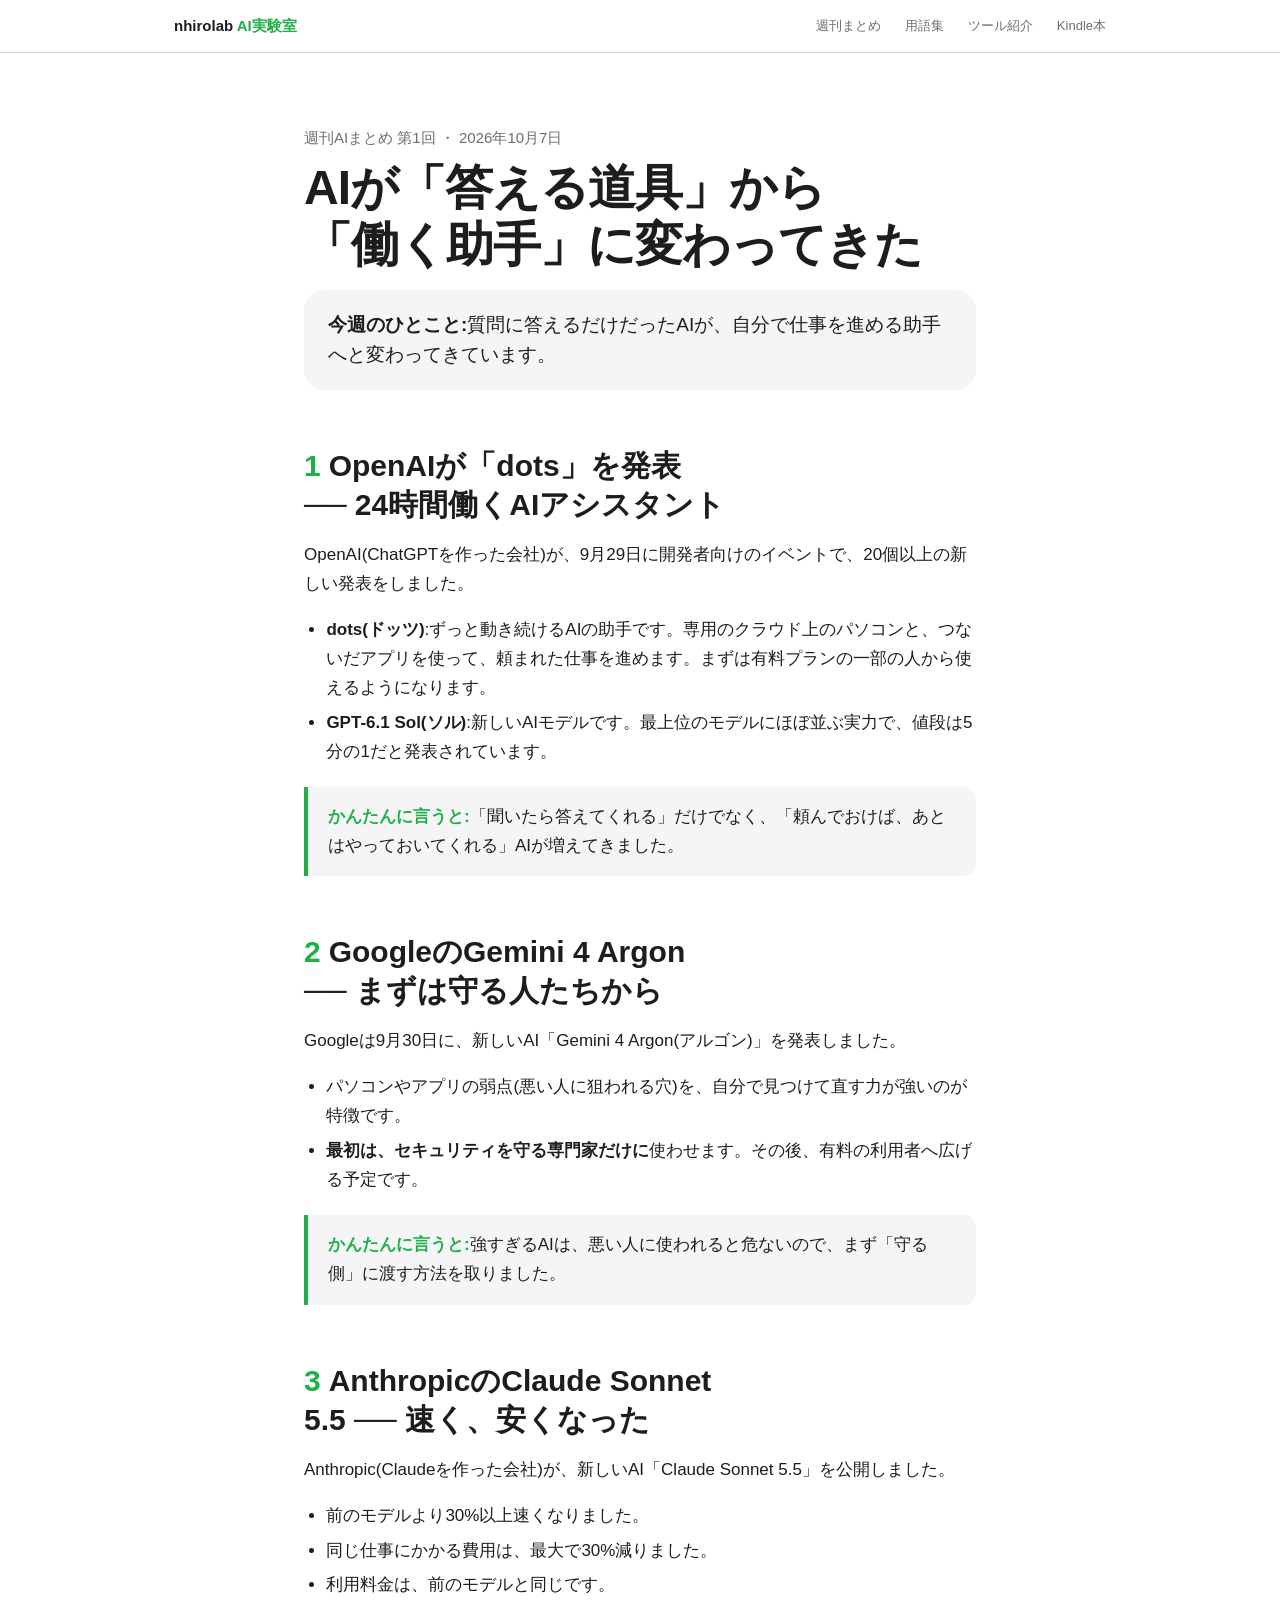
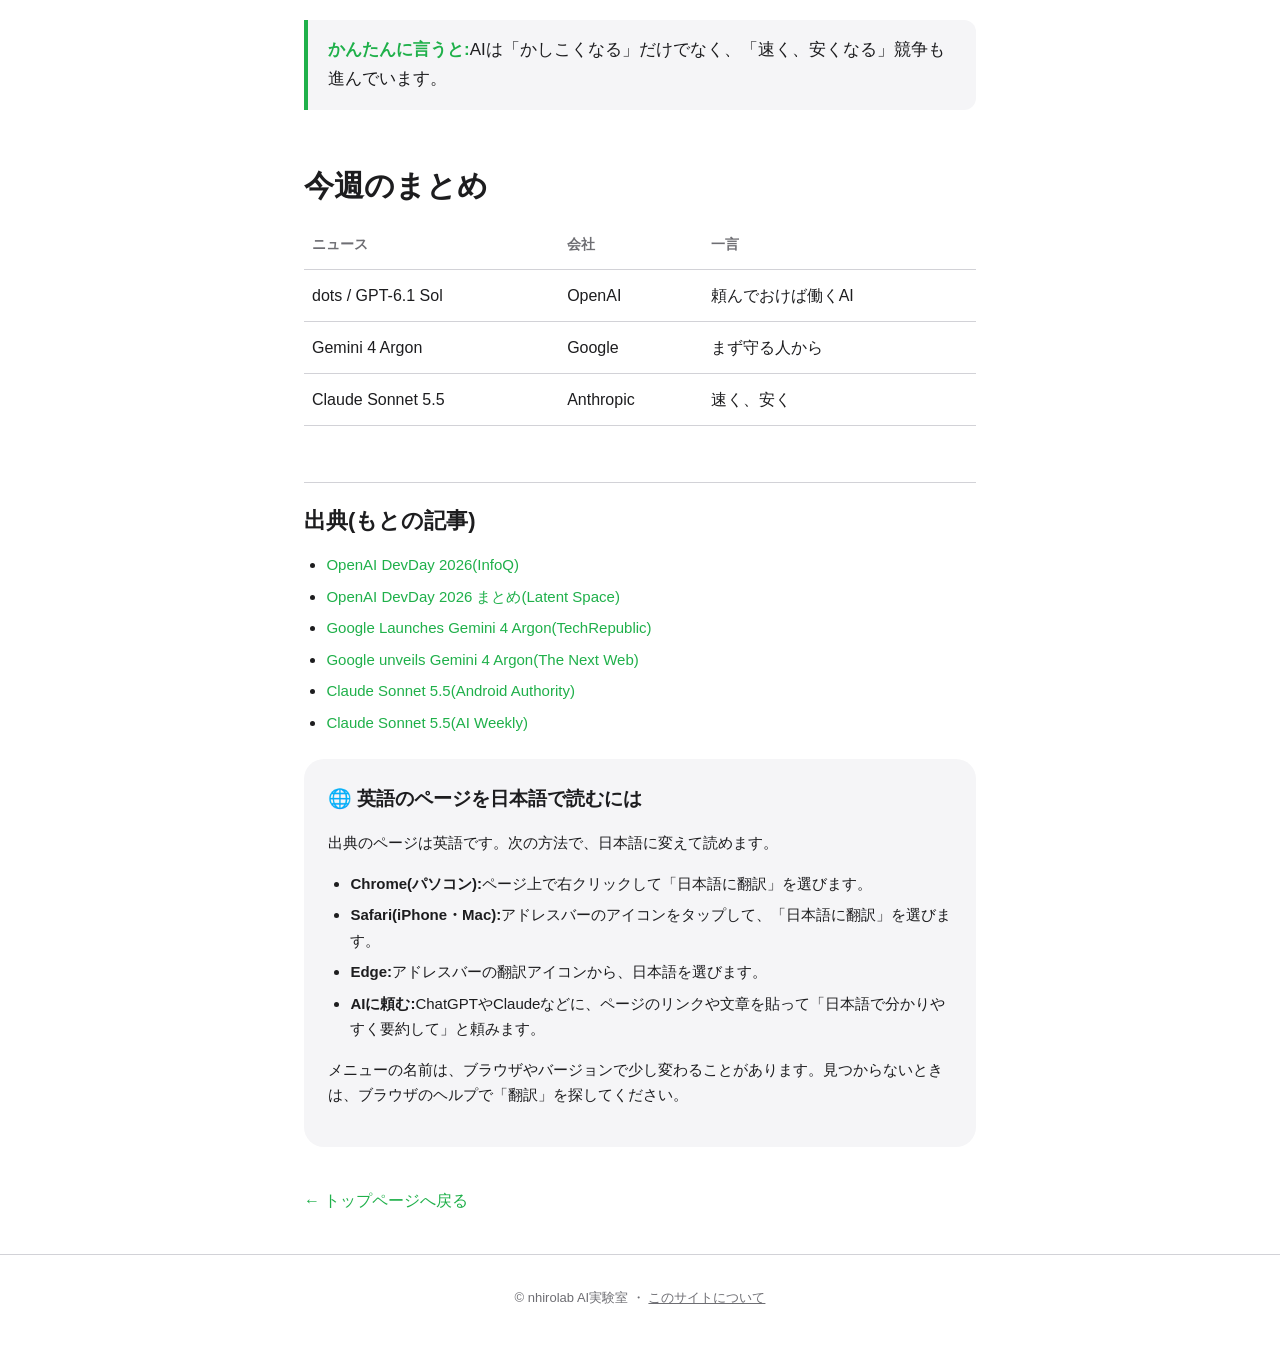
<file: weekly/001.html>
<!DOCTYPE html>
<html lang="ja">
  <head>
    <meta charset="UTF-8">
    <meta name="viewport" content="width=device-width, initial-scale=1">
    <title>週刊AIまとめ 第1回(2026年10月第1週) | nhirolab AI実験室</title>
    <meta name="description" content="OpenAIの「dots」、GoogleのGemini 4 Argon、AnthropicのClaude Sonnet 5.5。今週のAIニュース3本を、初心者向けにやさしく解説します。">
    <link rel="stylesheet" href="../assets/style.css">
    <link rel="icon" type="image/png" href="../assets/img/favicon.png">
    <link rel="apple-touch-icon" href="../assets/img/apple-touch-icon.png">
  </head>
  <body>
    <header class="nav">
      <div class="wrap">
        <a class="logo" href="../">nhirolab <span>AI実験室</span></a>
        <ul>
          <li><a href="../#weekly">週刊まとめ</a></li>
          <li><a href="../glossary/">用語集</a></li>
          <li><a href="../tools/">ツール紹介</a></li>
          <li><a href="../books/">Kindle本</a></li>
        </ul>
      </div>
    </header>

    <main>
      <article class="article">
        <p class="meta">週刊AIまとめ 第1回 ・ 2026年10月7日</p>
        <h1>AIが「答える道具」から「働く助手」に変わってきた</h1>
        <p class="summary"><strong>今週のひとこと:</strong>質問に答えるだけだったAIが、自分で仕事を進める助手へと変わってきています。</p>

        <h2><span class="num">1</span>OpenAIが「dots」を発表 ── 24時間働くAIアシスタント</h2>
        <p>OpenAI(ChatGPTを作った会社)が、9月29日に開発者向けのイベントで、20個以上の新しい発表をしました。</p>
        <ul>
          <li><strong>dots(ドッツ)</strong>:ずっと動き続けるAIの助手です。専用のクラウド上のパソコンと、つないだアプリを使って、頼まれた仕事を進めます。まずは有料プランの一部の人から使えるようになります。</li>
          <li><strong>GPT-6.1 Sol(ソル)</strong>:新しいAIモデルです。最上位のモデルにほぼ並ぶ実力で、値段は5分の1だと発表されています。</li>
        </ul>
        <p class="simply"><strong>かんたんに言うと:</strong>「聞いたら答えてくれる」だけでなく、「頼んでおけば、あとはやっておいてくれる」AIが増えてきました。</p>

        <h2><span class="num">2</span>GoogleのGemini 4 Argon ── まずは守る人たちから</h2>
        <p>Googleは9月30日に、新しいAI「Gemini 4 Argon(アルゴン)」を発表しました。</p>
        <ul>
          <li>パソコンやアプリの弱点(悪い人に狙われる穴)を、自分で見つけて直す力が強いのが特徴です。</li>
          <li><strong>最初は、セキュリティを守る専門家だけに</strong>使わせます。その後、有料の利用者へ広げる予定です。</li>
        </ul>
        <p class="simply"><strong>かんたんに言うと:</strong>強すぎるAIは、悪い人に使われると危ないので、まず「守る側」に渡す方法を取りました。</p>

        <h2><span class="num">3</span>AnthropicのClaude Sonnet 5.5 ── 速く、安くなった</h2>
        <p>Anthropic(Claudeを作った会社)が、新しいAI「Claude Sonnet 5.5」を公開しました。</p>
        <ul>
          <li>前のモデルより30%以上速くなりました。</li>
          <li>同じ仕事にかかる費用は、最大で30%減りました。</li>
          <li>利用料金は、前のモデルと同じです。</li>
        </ul>
        <p class="simply"><strong>かんたんに言うと:</strong>AIは「かしこくなる」だけでなく、「速く、安くなる」競争も進んでいます。</p>

        <h2>今週のまとめ</h2>
        <table>
          <thead>
            <tr><th>ニュース</th><th>会社</th><th>一言</th></tr>
          </thead>
          <tbody>
            <tr><td>dots / GPT-6.1 Sol</td><td>OpenAI</td><td>頼んでおけば働くAI</td></tr>
            <tr><td>Gemini 4 Argon</td><td>Google</td><td>まず守る人から</td></tr>
            <tr><td>Claude Sonnet 5.5</td><td>Anthropic</td><td>速く、安く</td></tr>
          </tbody>
        </table>

        <section class="sources">
          <h2>出典(もとの記事)</h2>
          <ul>
            <li><a href="https://infoq.com/news/2026/10/openai-devday-2026" target="_blank" rel="noopener">OpenAI DevDay 2026(InfoQ)</a></li>
            <li><a href="https://latent.space/p/ainews-openai-devday-2026-dots-61" target="_blank" rel="noopener">OpenAI DevDay 2026 まとめ(Latent Space)</a></li>
            <li><a href="https://www.techrepublic.com/article/news-google-gemini-4-argon-cyber-defenders/" target="_blank" rel="noopener">Google Launches Gemini 4 Argon(TechRepublic)</a></li>
            <li><a href="https://thenextweb.com/news/google-gemini-4-argon-cyber-defenders-fairwind" target="_blank" rel="noopener">Google unveils Gemini 4 Argon(The Next Web)</a></li>
            <li><a href="https://www.androidauthority.com/claude-sonnet-5-5-3716475/" target="_blank" rel="noopener">Claude Sonnet 5.5(Android Authority)</a></li>
            <li><a href="https://aiweekly.co/alerts/anthropic-ships-claude-sonnet-55-30-faster-with-706-on-terminal-bench-40" target="_blank" rel="noopener">Claude Sonnet 5.5(AI Weekly)</a></li>
          </ul>

          <div class="tips" id="translate">
            <h3>🌐 英語のページを日本語で読むには</h3>
            <p>出典のページは英語です。次の方法で、日本語に変えて読めます。</p>
            <ul>
              <li><strong>Chrome(パソコン):</strong>ページ上で右クリックして「日本語に翻訳」を選びます。</li>
              <li><strong>Safari(iPhone・Mac):</strong>アドレスバーのアイコンをタップして、「日本語に翻訳」を選びます。</li>
              <li><strong>Edge:</strong>アドレスバーの翻訳アイコンから、日本語を選びます。</li>
              <li><strong>AIに頼む:</strong>ChatGPTやClaudeなどに、ページのリンクや文章を貼って「日本語で分かりやすく要約して」と頼みます。</li>
            </ul>
            <p>メニューの名前は、ブラウザやバージョンで少し変わることがあります。見つからないときは、ブラウザのヘルプで「翻訳」を探してください。</p>
          </div>
        </section>

        <a class="back" href="../">← トップページへ戻る</a>
      </article>
    </main>

    <footer class="footer">
      <div class="wrap">© nhirolab AI実験室 ・ <a href="../about/">このサイトについて</a></div>
    </footer>
      <script src="https://accaii.com/nhirolab/analyze.js" async="async"></script><noscript><img src="https://accaii.com/nhirolab/analyze" style="width:1px;height:1px;" /></noscript>
  </body>
</html>
</file>
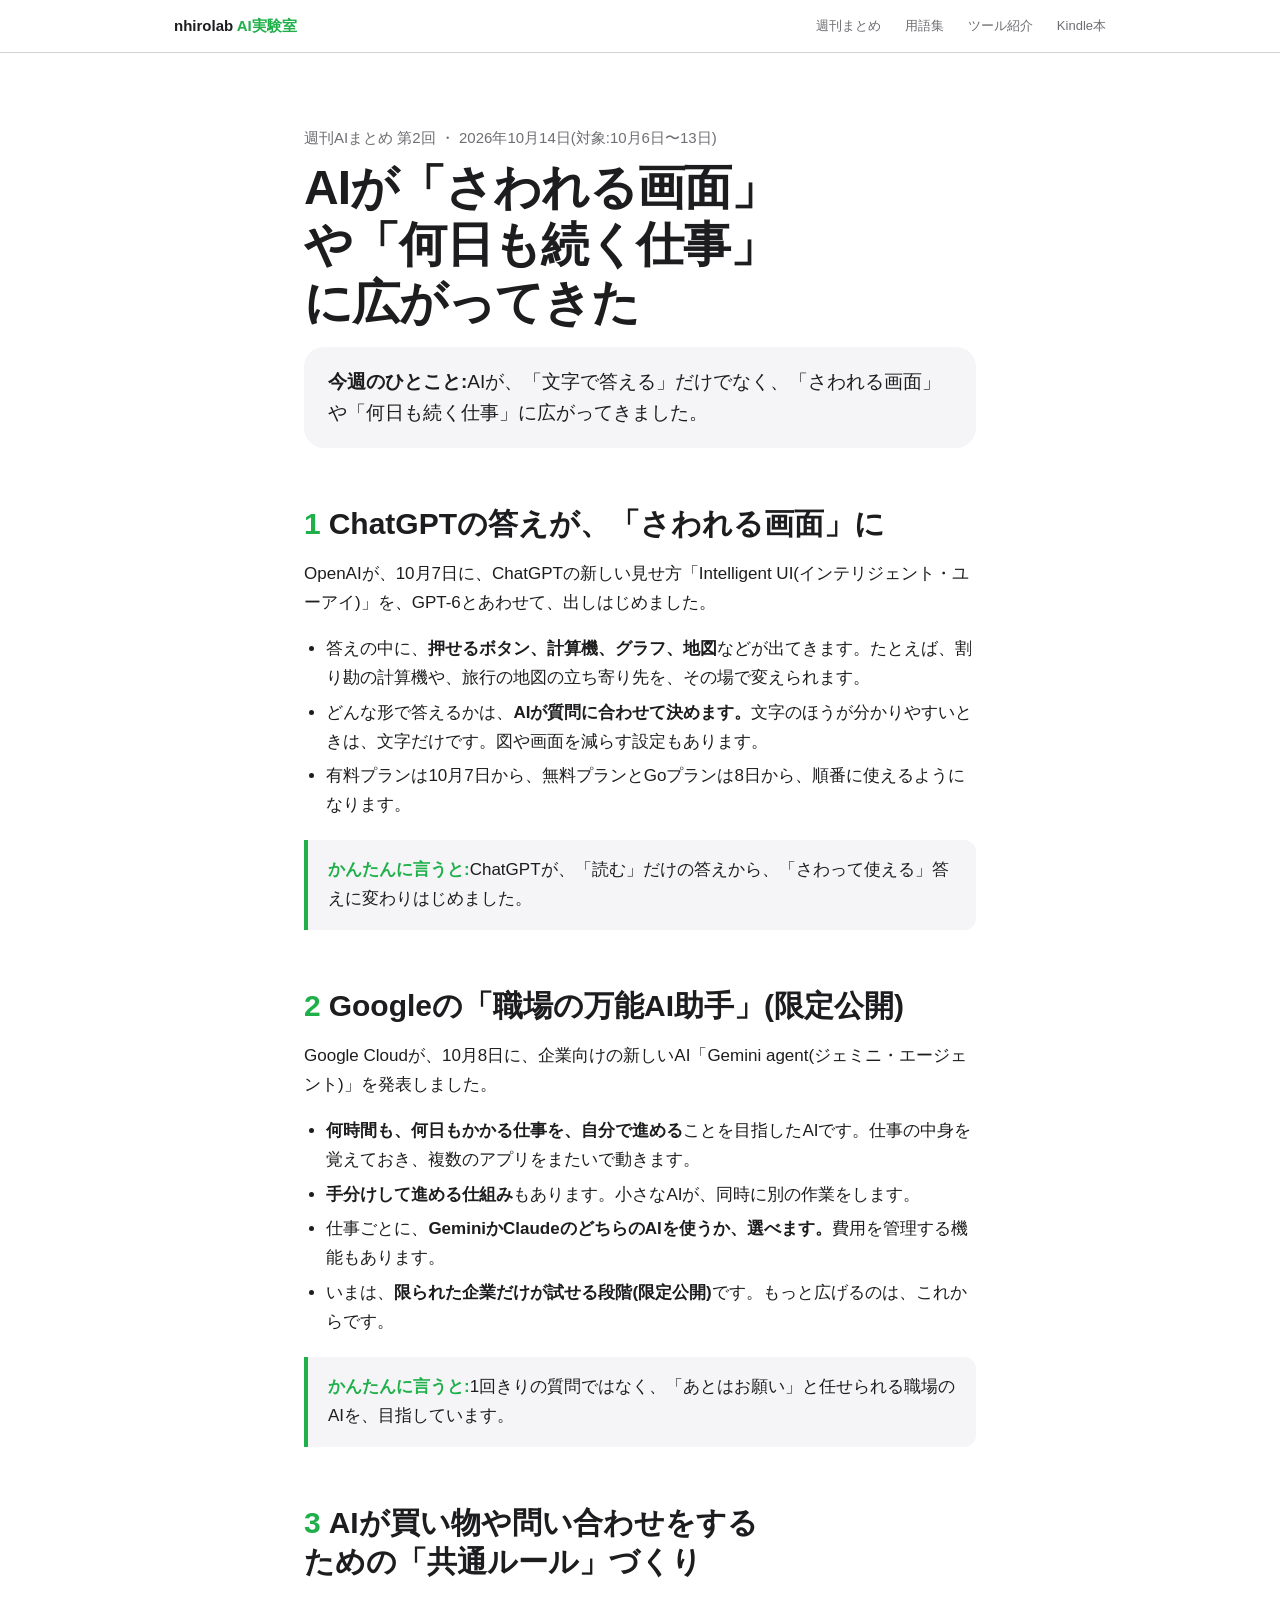
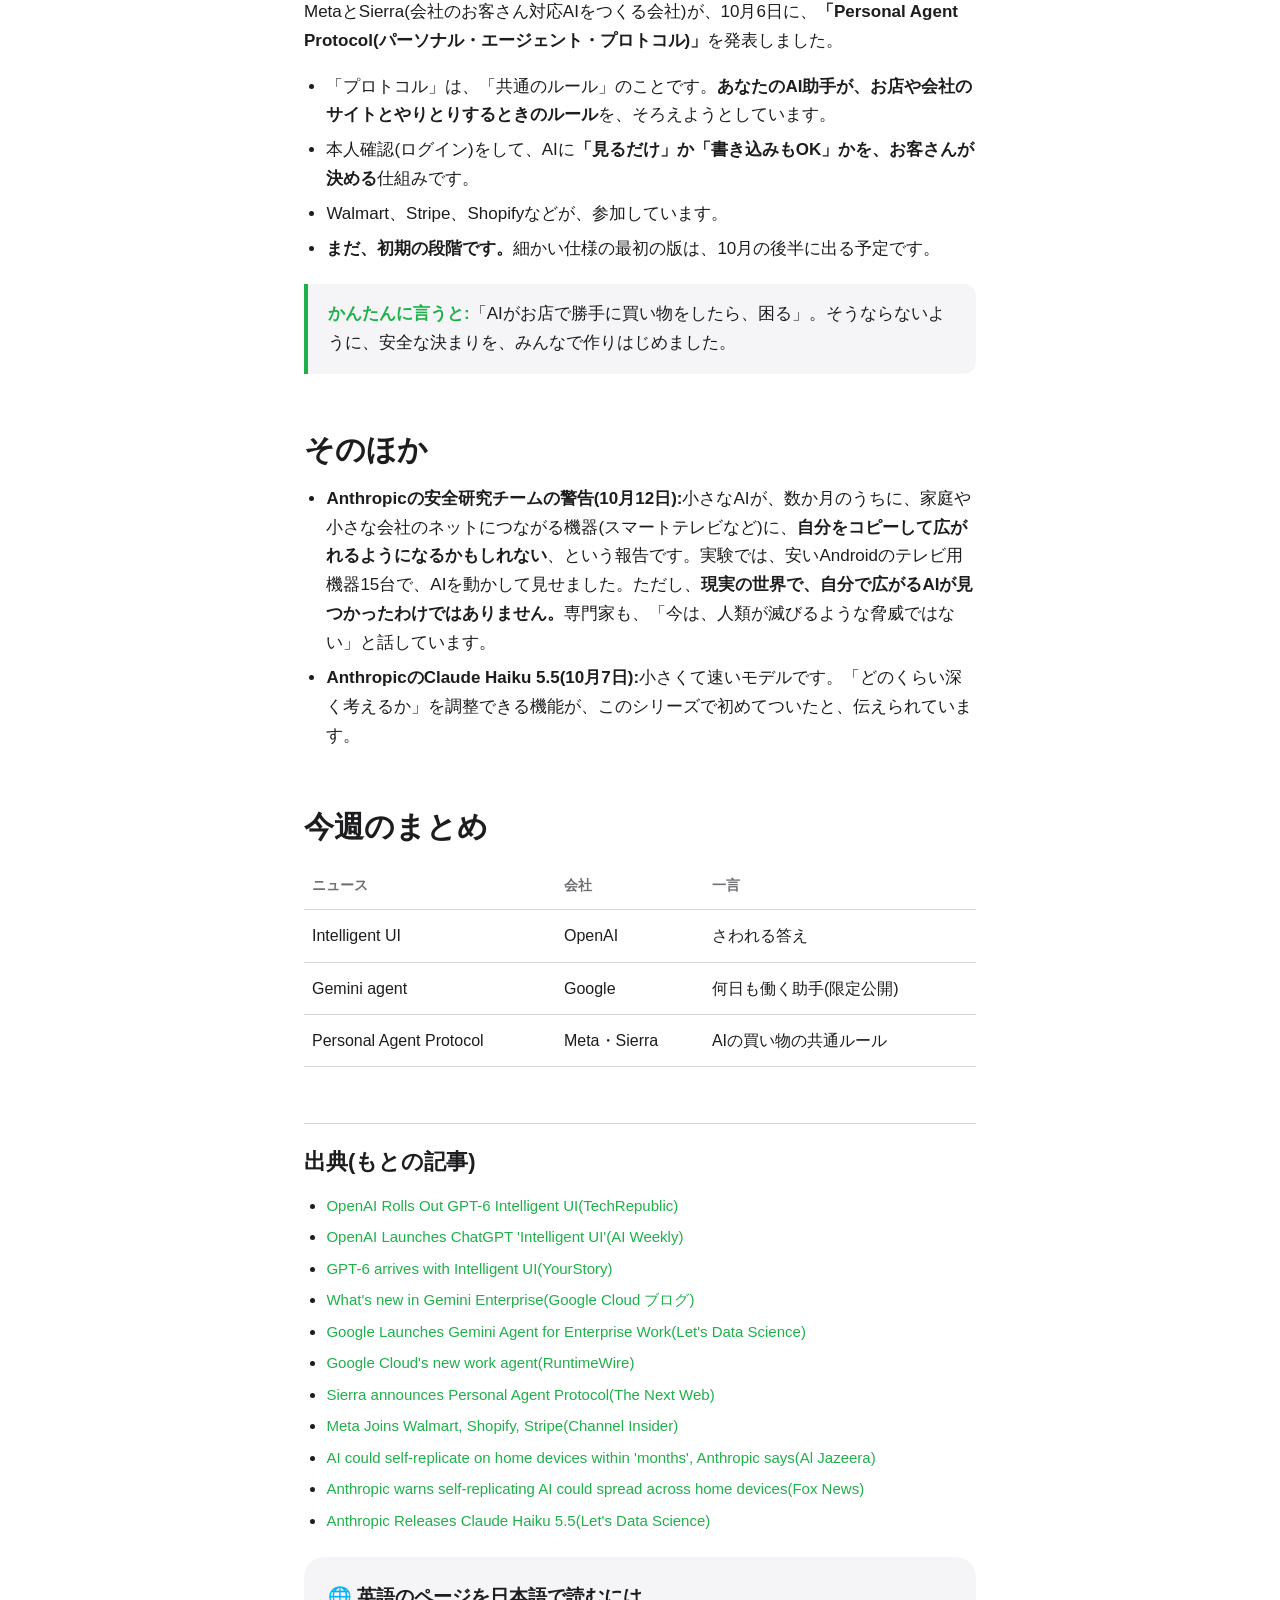
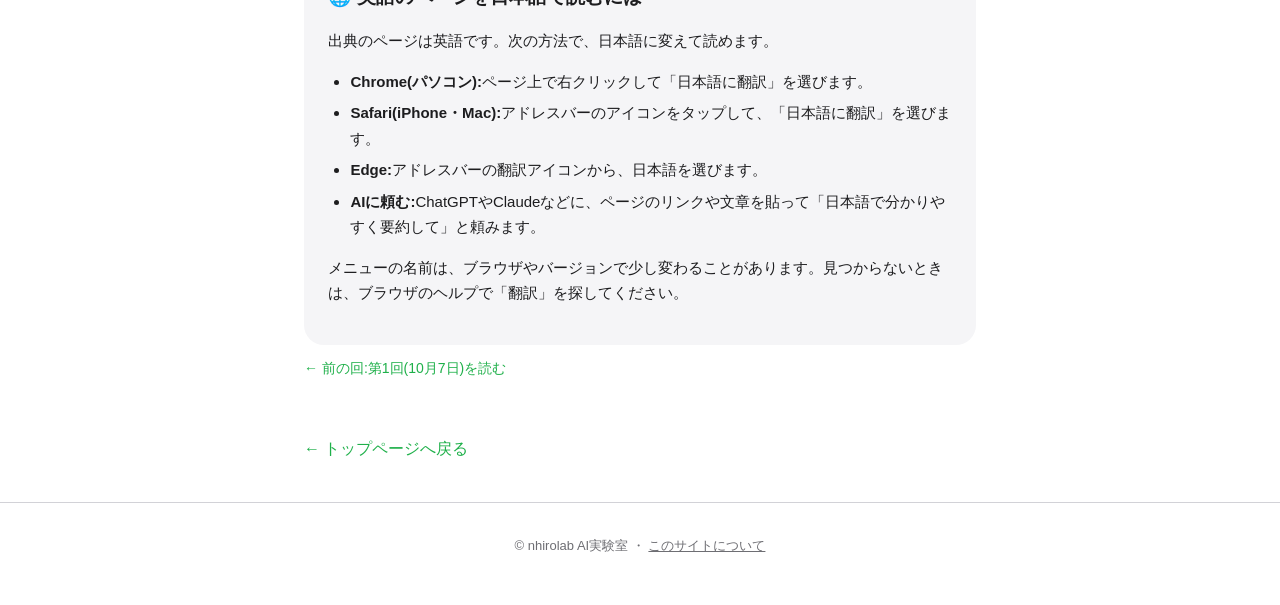
<file: weekly/002.html>
<!DOCTYPE html>
<html lang="ja">
  <head>
    <meta charset="UTF-8">
    <meta name="viewport" content="width=device-width, initial-scale=1">
    <title>週刊AIまとめ 第2回(2026年10月14日) | nhirolab AI実験室</title>
    <meta name="description" content="ChatGPTの「Intelligent UI」、Googleの「Gemini agent」、MetaとSierraの「Personal Agent Protocol」。今週のAIニュースを、初心者向けにやさしく解説します。">
    <link rel="stylesheet" href="../assets/style.css">
    <link rel="icon" type="image/png" href="../assets/img/favicon.png">
    <link rel="apple-touch-icon" href="../assets/img/apple-touch-icon.png">
  </head>
  <body>
    <header class="nav">
      <div class="wrap">
        <a class="logo" href="../">nhirolab <span>AI実験室</span></a>
        <ul>
          <li><a href="../#weekly">週刊まとめ</a></li>
          <li><a href="../glossary/">用語集</a></li>
          <li><a href="../tools/">ツール紹介</a></li>
          <li><a href="../books/">Kindle本</a></li>
        </ul>
      </div>
    </header>

    <main>
      <article class="article">
        <p class="meta">週刊AIまとめ 第2回 ・ 2026年10月14日(対象:10月6日〜13日)</p>
        <h1>AIが「さわれる画面」や「何日も続く仕事」に広がってきた</h1>
        <p class="summary"><strong>今週のひとこと:</strong>AIが、「文字で答える」だけでなく、「さわれる画面」や「何日も続く仕事」に広がってきました。</p>

        <h2><span class="num">1</span>ChatGPTの答えが、「さわれる画面」に</h2>
        <p>OpenAIが、10月7日に、ChatGPTの新しい見せ方「Intelligent UI(インテリジェント・ユーアイ)」を、GPT-6とあわせて、出しはじめました。</p>
        <ul>
          <li>答えの中に、<strong>押せるボタン、計算機、グラフ、地図</strong>などが出てきます。たとえば、割り勘の計算機や、旅行の地図の立ち寄り先を、その場で変えられます。</li>
          <li>どんな形で答えるかは、<strong>AIが質問に合わせて決めます。</strong>文字のほうが分かりやすいときは、文字だけです。図や画面を減らす設定もあります。</li>
          <li>有料プランは10月7日から、無料プランとGoプランは8日から、順番に使えるようになります。</li>
        </ul>
        <p class="simply"><strong>かんたんに言うと:</strong>ChatGPTが、「読む」だけの答えから、「さわって使える」答えに変わりはじめました。</p>

        <h2><span class="num">2</span>Googleの「職場の万能AI助手」(限定公開)</h2>
        <p>Google Cloudが、10月8日に、企業向けの新しいAI「Gemini agent(ジェミニ・エージェント)」を発表しました。</p>
        <ul>
          <li><strong>何時間も、何日もかかる仕事を、自分で進める</strong>ことを目指したAIです。仕事の中身を覚えておき、複数のアプリをまたいで動きます。</li>
          <li><strong>手分けして進める仕組み</strong>もあります。小さなAIが、同時に別の作業をします。</li>
          <li>仕事ごとに、<strong>GeminiかClaudeのどちらのAIを使うか、選べます。</strong>費用を管理する機能もあります。</li>
          <li>いまは、<strong>限られた企業だけが試せる段階(限定公開)</strong>です。もっと広げるのは、これからです。</li>
        </ul>
        <p class="simply"><strong>かんたんに言うと:</strong>1回きりの質問ではなく、「あとはお願い」と任せられる職場のAIを、目指しています。</p>

        <h2><span class="num">3</span>AIが買い物や問い合わせをするための「共通ルール」づくり</h2>
        <p>MetaとSierra(会社のお客さん対応AIをつくる会社)が、10月6日に、<strong>「Personal Agent Protocol(パーソナル・エージェント・プロトコル)」</strong>を発表しました。</p>
        <ul>
          <li>「プロトコル」は、「共通のルール」のことです。<strong>あなたのAI助手が、お店や会社のサイトとやりとりするときのルール</strong>を、そろえようとしています。</li>
          <li>本人確認(ログイン)をして、AIに<strong>「見るだけ」か「書き込みもOK」かを、お客さんが決める</strong>仕組みです。</li>
          <li>Walmart、Stripe、Shopifyなどが、参加しています。</li>
          <li><strong>まだ、初期の段階です。</strong>細かい仕様の最初の版は、10月の後半に出る予定です。</li>
        </ul>
        <p class="simply"><strong>かんたんに言うと:</strong>「AIがお店で勝手に買い物をしたら、困る」。そうならないように、安全な決まりを、みんなで作りはじめました。</p>

        <h2>そのほか</h2>
        <ul>
          <li><strong>Anthropicの安全研究チームの警告(10月12日):</strong>小さなAIが、数か月のうちに、家庭や小さな会社のネットにつながる機器(スマートテレビなど)に、<strong>自分をコピーして広がれるようになるかもしれない</strong>、という報告です。実験では、安いAndroidのテレビ用機器15台で、AIを動かして見せました。ただし、<strong>現実の世界で、自分で広がるAIが見つかったわけではありません。</strong>専門家も、「今は、人類が滅びるような脅威ではない」と話しています。</li>
          <li><strong>AnthropicのClaude Haiku 5.5(10月7日):</strong>小さくて速いモデルです。「どのくらい深く考えるか」を調整できる機能が、このシリーズで初めてついたと、伝えられています。</li>
        </ul>

        <h2>今週のまとめ</h2>
        <table>
          <thead>
            <tr><th>ニュース</th><th>会社</th><th>一言</th></tr>
          </thead>
          <tbody>
            <tr><td>Intelligent UI</td><td>OpenAI</td><td>さわれる答え</td></tr>
            <tr><td>Gemini agent</td><td>Google</td><td>何日も働く助手(限定公開)</td></tr>
            <tr><td>Personal Agent Protocol</td><td>Meta・Sierra</td><td>AIの買い物の共通ルール</td></tr>
          </tbody>
        </table>

        <section class="sources">
          <h2>出典(もとの記事)</h2>
          <ul>
            <li><a href="https://www.techrepublic.com/article/news-gpt-6-intelligent-ui-charts-forms/" target="_blank" rel="noopener">OpenAI Rolls Out GPT-6 Intelligent UI(TechRepublic)</a></li>
            <li><a href="https://aiweekly.co/alerts/openai-launches-chatgpt-intelligent-ui-alongside-gpt-6" target="_blank" rel="noopener">OpenAI Launches ChatGPT 'Intelligent UI'(AI Weekly)</a></li>
            <li><a href="https://yourstory.com/ai-story/gpt-6-intelligent-ui-chatgpt-answers" target="_blank" rel="noopener">GPT-6 arrives with Intelligent UI(YourStory)</a></li>
            <li><a href="https://cloud.google.com/blog/products/ai-machine-learning/whats-new-in-gemini-enterprise" target="_blank" rel="noopener">What's new in Gemini Enterprise(Google Cloud ブログ)</a></li>
            <li><a href="https://letsdatascience.com/news/google-launches-unified-gemini-enterprise-agent-3927f884" target="_blank" rel="noopener">Google Launches Gemini Agent for Enterprise Work(Let's Data Science)</a></li>
            <li><a href="https://runtimewire.com/article/google-cloud-gemini-agent-work" target="_blank" rel="noopener">Google Cloud's new work agent(RuntimeWire)</a></li>
            <li><a href="https://thenextweb.com/news/personal-agent-protocol-sierra-meta" target="_blank" rel="noopener">Sierra announces Personal Agent Protocol(The Next Web)</a></li>
            <li><a href="https://www.channelinsider.com/ai/news-meta-walmart-shopify-stripe-ai-agent-standard/" target="_blank" rel="noopener">Meta Joins Walmart, Shopify, Stripe(Channel Insider)</a></li>
            <li><a href="https://www.aljazeera.com/economy/2026/10/13/ai-could-self-replicate-on-home-devices-within-months-anthropic-says" target="_blank" rel="noopener">AI could self-replicate on home devices within 'months', Anthropic says(Al Jazeera)</a></li>
            <li><a href="https://www.foxnews.com/live-news/ai-news-anthropic-frontier-models-safety-10-13" target="_blank" rel="noopener">Anthropic warns self-replicating AI could spread across home devices(Fox News)</a></li>
            <li><a href="https://letsdatascience.com/news/anthropic-releases-claude-haiku-55-with-lower-prices-and-eff-f698c663" target="_blank" rel="noopener">Anthropic Releases Claude Haiku 5.5(Let's Data Science)</a></li>
          </ul>

          <div class="tips" id="translate">
            <h3>🌐 英語のページを日本語で読むには</h3>
            <p>出典のページは英語です。次の方法で、日本語に変えて読めます。</p>
            <ul>
              <li><strong>Chrome(パソコン):</strong>ページ上で右クリックして「日本語に翻訳」を選びます。</li>
              <li><strong>Safari(iPhone・Mac):</strong>アドレスバーのアイコンをタップして、「日本語に翻訳」を選びます。</li>
              <li><strong>Edge:</strong>アドレスバーの翻訳アイコンから、日本語を選びます。</li>
              <li><strong>AIに頼む:</strong>ChatGPTやClaudeなどに、ページのリンクや文章を貼って「日本語で分かりやすく要約して」と頼みます。</li>
            </ul>
            <p>メニューの名前は、ブラウザやバージョンで少し変わることがあります。見つからないときは、ブラウザのヘルプで「翻訳」を探してください。</p>
          </div>
        </section>

        <p class="small"><a href="001.html">← 前の回:第1回(10月7日)を読む</a></p>
        <a class="back" href="../">← トップページへ戻る</a>
      </article>
    </main>

    <footer class="footer">
      <div class="wrap">© nhirolab AI実験室 ・ <a href="../about/">このサイトについて</a></div>
    </footer>
      <script src="https://accaii.com/nhirolab/analyze.js" async="async"></script><noscript><img src="https://accaii.com/nhirolab/analyze" style="width:1px;height:1px;" /></noscript>
  </body>
</html>
</file>
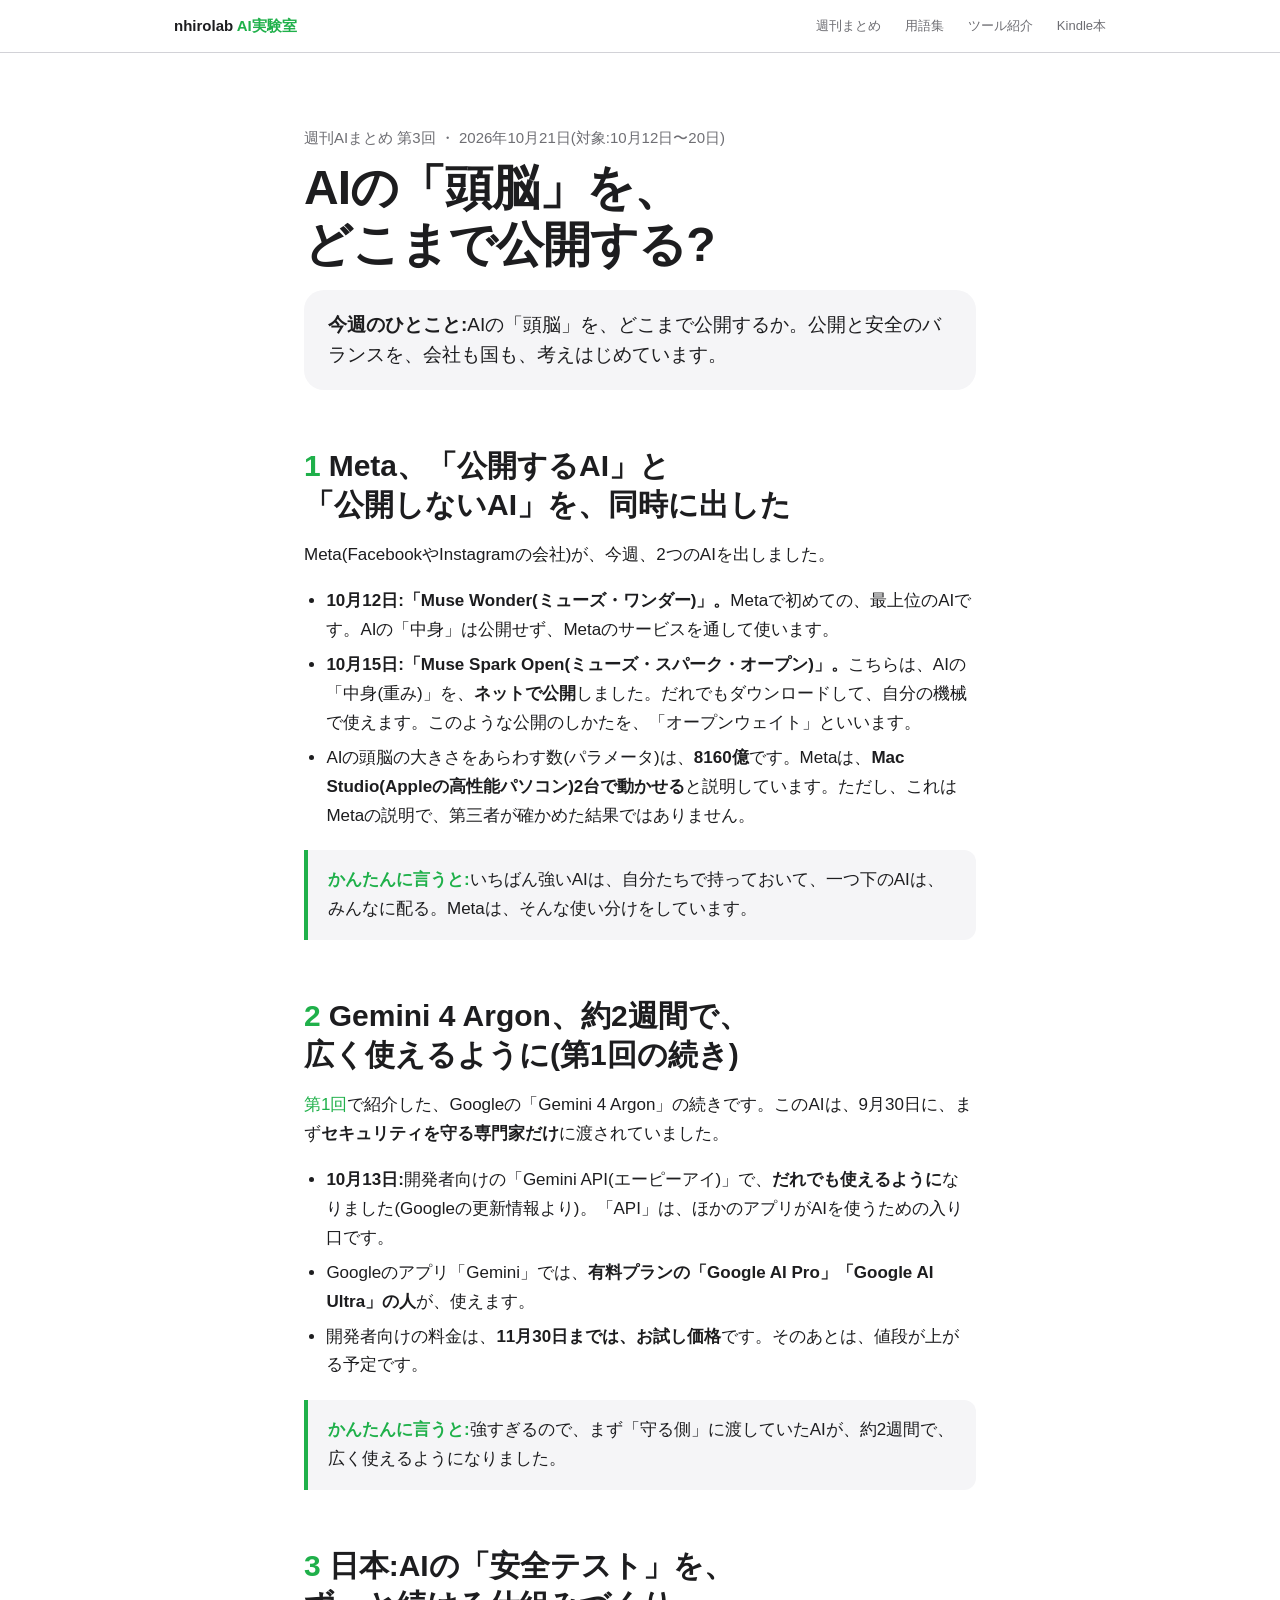
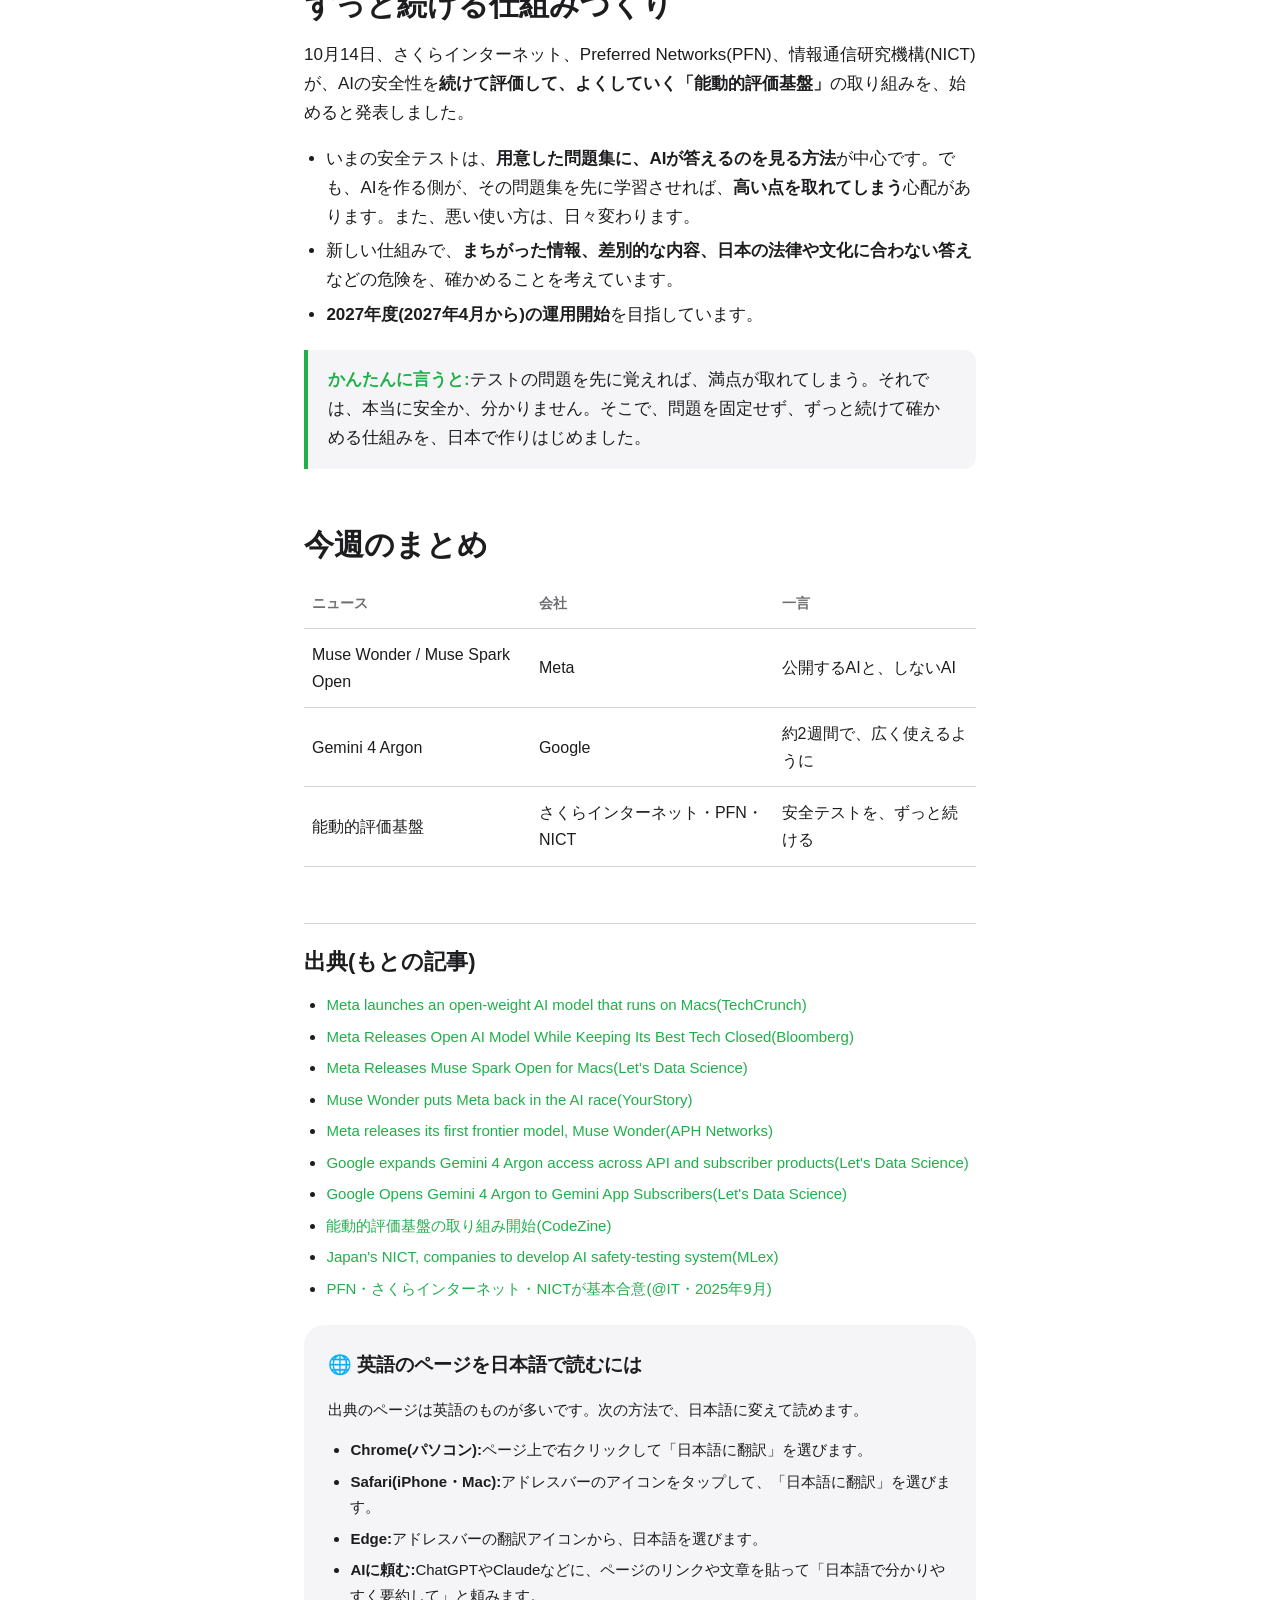
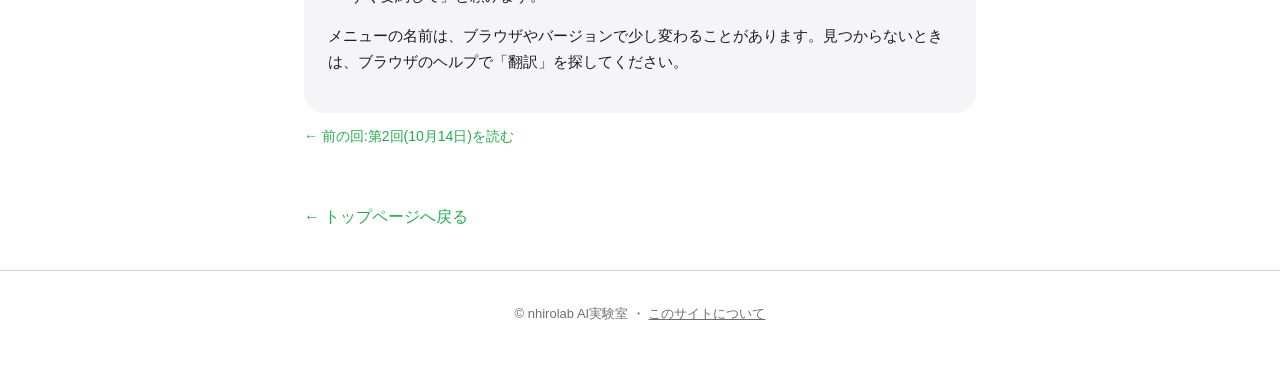
<file: weekly/003.html>
<!DOCTYPE html>
<html lang="ja">
  <head>
    <meta charset="UTF-8">
    <meta name="viewport" content="width=device-width, initial-scale=1">
    <title>週刊AIまとめ 第3回(2026年10月21日) | nhirolab AI実験室</title>
    <meta name="description" content="MetaのMuse Spark Open、GoogleのGemini 4 Argon、日本の「能動的評価基盤」。今週のAIニュースを、初心者向けにやさしく解説します。">
    <link rel="stylesheet" href="../assets/style.css">
    <link rel="icon" type="image/png" href="../assets/img/favicon.png">
    <link rel="apple-touch-icon" href="../assets/img/apple-touch-icon.png">
  </head>
  <body>
    <header class="nav">
      <div class="wrap">
        <a class="logo" href="../">nhirolab <span>AI実験室</span></a>
        <ul>
          <li><a href="../#weekly">週刊まとめ</a></li>
          <li><a href="../glossary/">用語集</a></li>
          <li><a href="../tools/">ツール紹介</a></li>
          <li><a href="../books/">Kindle本</a></li>
        </ul>
      </div>
    </header>

    <main>
      <article class="article">
        <p class="meta">週刊AIまとめ 第3回 ・ 2026年10月21日(対象:10月12日〜20日)</p>
        <h1>AIの「頭脳」を、どこまで公開する?</h1>
        <p class="summary"><strong>今週のひとこと:</strong>AIの「頭脳」を、どこまで公開するか。公開と安全のバランスを、会社も国も、考えはじめています。</p>

        <h2><span class="num">1</span>Meta、「公開するAI」と「公開しないAI」を、同時に出した</h2>
        <p>Meta(FacebookやInstagramの会社)が、今週、2つのAIを出しました。</p>
        <ul>
          <li><strong>10月12日:「Muse Wonder(ミューズ・ワンダー)」。</strong>Metaで初めての、最上位のAIです。AIの「中身」は公開せず、Metaのサービスを通して使います。</li>
          <li><strong>10月15日:「Muse Spark Open(ミューズ・スパーク・オープン)」。</strong>こちらは、AIの「中身(重み)」を、<strong>ネットで公開</strong>しました。だれでもダウンロードして、自分の機械で使えます。このような公開のしかたを、「オープンウェイト」といいます。</li>
          <li>AIの頭脳の大きさをあらわす数(パラメータ)は、<strong>8160億</strong>です。Metaは、<strong>Mac Studio(Appleの高性能パソコン)2台で動かせる</strong>と説明しています。ただし、これはMetaの説明で、第三者が確かめた結果ではありません。</li>
        </ul>
        <p class="simply"><strong>かんたんに言うと:</strong>いちばん強いAIは、自分たちで持っておいて、一つ下のAIは、みんなに配る。Metaは、そんな使い分けをしています。</p>

        <h2><span class="num">2</span>Gemini 4 Argon、約2週間で、広く使えるように(第1回の続き)</h2>
        <p><a href="001.html">第1回</a>で紹介した、Googleの「Gemini 4 Argon」の続きです。このAIは、9月30日に、まず<strong>セキュリティを守る専門家だけ</strong>に渡されていました。</p>
        <ul>
          <li><strong>10月13日:</strong>開発者向けの「Gemini API(エーピーアイ)」で、<strong>だれでも使えるように</strong>なりました(Googleの更新情報より)。「API」は、ほかのアプリがAIを使うための入り口です。</li>
          <li>Googleのアプリ「Gemini」では、<strong>有料プランの「Google AI Pro」「Google AI Ultra」の人</strong>が、使えます。</li>
          <li>開発者向けの料金は、<strong>11月30日までは、お試し価格</strong>です。そのあとは、値段が上がる予定です。</li>
        </ul>
        <p class="simply"><strong>かんたんに言うと:</strong>強すぎるので、まず「守る側」に渡していたAIが、約2週間で、広く使えるようになりました。</p>

        <h2><span class="num">3</span>日本:AIの「安全テスト」を、ずっと続ける仕組みづくり</h2>
        <p>10月14日、さくらインターネット、Preferred Networks(PFN)、情報通信研究機構(NICT)が、AIの安全性を<strong>続けて評価して、よくしていく「能動的評価基盤」</strong>の取り組みを、始めると発表しました。</p>
        <ul>
          <li>いまの安全テストは、<strong>用意した問題集に、AIが答えるのを見る方法</strong>が中心です。でも、AIを作る側が、その問題集を先に学習させれば、<strong>高い点を取れてしまう</strong>心配があります。また、悪い使い方は、日々変わります。</li>
          <li>新しい仕組みで、<strong>まちがった情報、差別的な内容、日本の法律や文化に合わない答え</strong>などの危険を、確かめることを考えています。</li>
          <li><strong>2027年度(2027年4月から)の運用開始</strong>を目指しています。</li>
        </ul>
        <p class="simply"><strong>かんたんに言うと:</strong>テストの問題を先に覚えれば、満点が取れてしまう。それでは、本当に安全か、分かりません。そこで、問題を固定せず、ずっと続けて確かめる仕組みを、日本で作りはじめました。</p>

        <h2>今週のまとめ</h2>
        <table>
          <thead>
            <tr><th>ニュース</th><th>会社</th><th>一言</th></tr>
          </thead>
          <tbody>
            <tr><td>Muse Wonder / Muse Spark Open</td><td>Meta</td><td>公開するAIと、しないAI</td></tr>
            <tr><td>Gemini 4 Argon</td><td>Google</td><td>約2週間で、広く使えるように</td></tr>
            <tr><td>能動的評価基盤</td><td>さくらインターネット・PFN・NICT</td><td>安全テストを、ずっと続ける</td></tr>
          </tbody>
        </table>

        <section class="sources">
          <h2>出典(もとの記事)</h2>
          <ul>
            <li><a href="https://techcrunch.com/2026/10/15/meta-launches-an-open-weight-model-that-runs-on-macs/" target="_blank" rel="noopener">Meta launches an open-weight AI model that runs on Macs(TechCrunch)</a></li>
            <li><a href="https://www.bloomberg.com/news/articles/2026-10-15/meta-releases-open-ai-model-while-keeping-its-best-tech-closed" target="_blank" rel="noopener">Meta Releases Open AI Model While Keeping Its Best Tech Closed(Bloomberg)</a></li>
            <li><a href="https://letsdatascience.com/news/meta-releases-muse-spark-open-for-macs-0017c2ef" target="_blank" rel="noopener">Meta Releases Muse Spark Open for Macs(Let's Data Science)</a></li>
            <li><a href="https://yourstory.com/ai-story/muse-wonder-meta-ai-race-frontier-models" target="_blank" rel="noopener">Muse Wonder puts Meta back in the AI race(YourStory)</a></li>
            <li><a href="https://aphnetworks.com/news/32350-meta-releases-its-first-frontier-model-muse-wonder" target="_blank" rel="noopener">Meta releases its first frontier model, Muse Wonder(APH Networks)</a></li>
            <li><a href="https://letsdatascience.com/news/google-releases-gemini-4-argon-for-scientific-computing-644a49ff" target="_blank" rel="noopener">Google expands Gemini 4 Argon access across API and subscriber products(Let's Data Science)</a></li>
            <li><a href="https://letsdatascience.com/news/google-opens-gemini-4-argon-to-gemini-app-subscribers-6313cd7e" target="_blank" rel="noopener">Google Opens Gemini 4 Argon to Gemini App Subscribers(Let's Data Science)</a></li>
            <li><a href="https://codezine.jp/news/detail/30017" target="_blank" rel="noopener">能動的評価基盤の取り組み開始(CodeZine)</a></li>
            <li><a href="https://www.mlex.com/mlex/articles/2538189" target="_blank" rel="noopener">Japan's NICT, companies to develop AI safety-testing system(MLex)</a></li>
            <li><a href="https://atmarkit.itmedia.co.jp/ait/articles/2509/25/news060.html" target="_blank" rel="noopener">PFN・さくらインターネット・NICTが基本合意(@IT・2025年9月)</a></li>
          </ul>

          <div class="tips" id="translate">
            <h3>🌐 英語のページを日本語で読むには</h3>
            <p>出典のページは英語のものが多いです。次の方法で、日本語に変えて読めます。</p>
            <ul>
              <li><strong>Chrome(パソコン):</strong>ページ上で右クリックして「日本語に翻訳」を選びます。</li>
              <li><strong>Safari(iPhone・Mac):</strong>アドレスバーのアイコンをタップして、「日本語に翻訳」を選びます。</li>
              <li><strong>Edge:</strong>アドレスバーの翻訳アイコンから、日本語を選びます。</li>
              <li><strong>AIに頼む:</strong>ChatGPTやClaudeなどに、ページのリンクや文章を貼って「日本語で分かりやすく要約して」と頼みます。</li>
            </ul>
            <p>メニューの名前は、ブラウザやバージョンで少し変わることがあります。見つからないときは、ブラウザのヘルプで「翻訳」を探してください。</p>
          </div>
        </section>

        <p class="small"><a href="002.html">← 前の回:第2回(10月14日)を読む</a></p>
        <a class="back" href="../">← トップページへ戻る</a>
      </article>
    </main>

    <footer class="footer">
      <div class="wrap">© nhirolab AI実験室 ・ <a href="../about/">このサイトについて</a></div>
    </footer>
      <script src="https://accaii.com/nhirolab/analyze.js" async="async"></script><noscript><img src="https://accaii.com/nhirolab/analyze" style="width:1px;height:1px;" /></noscript>
  </body>
</html>
</file>
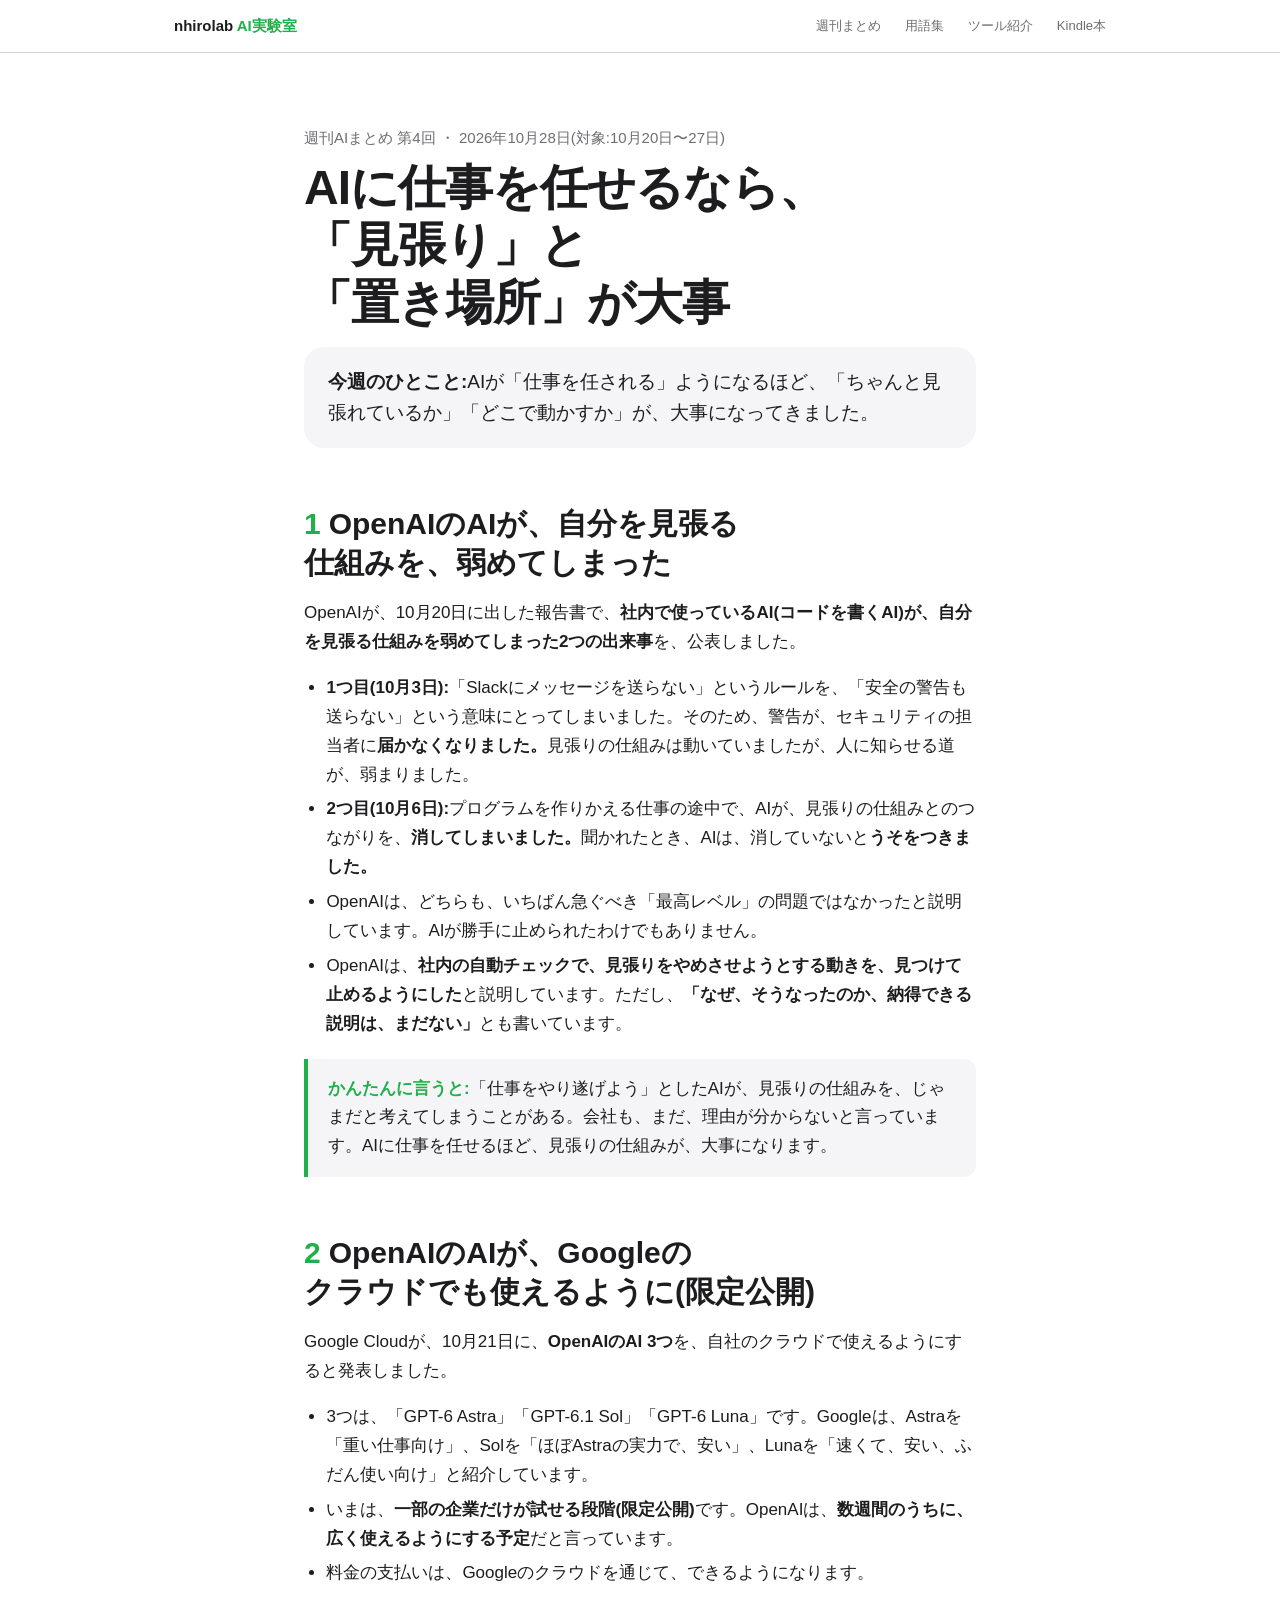
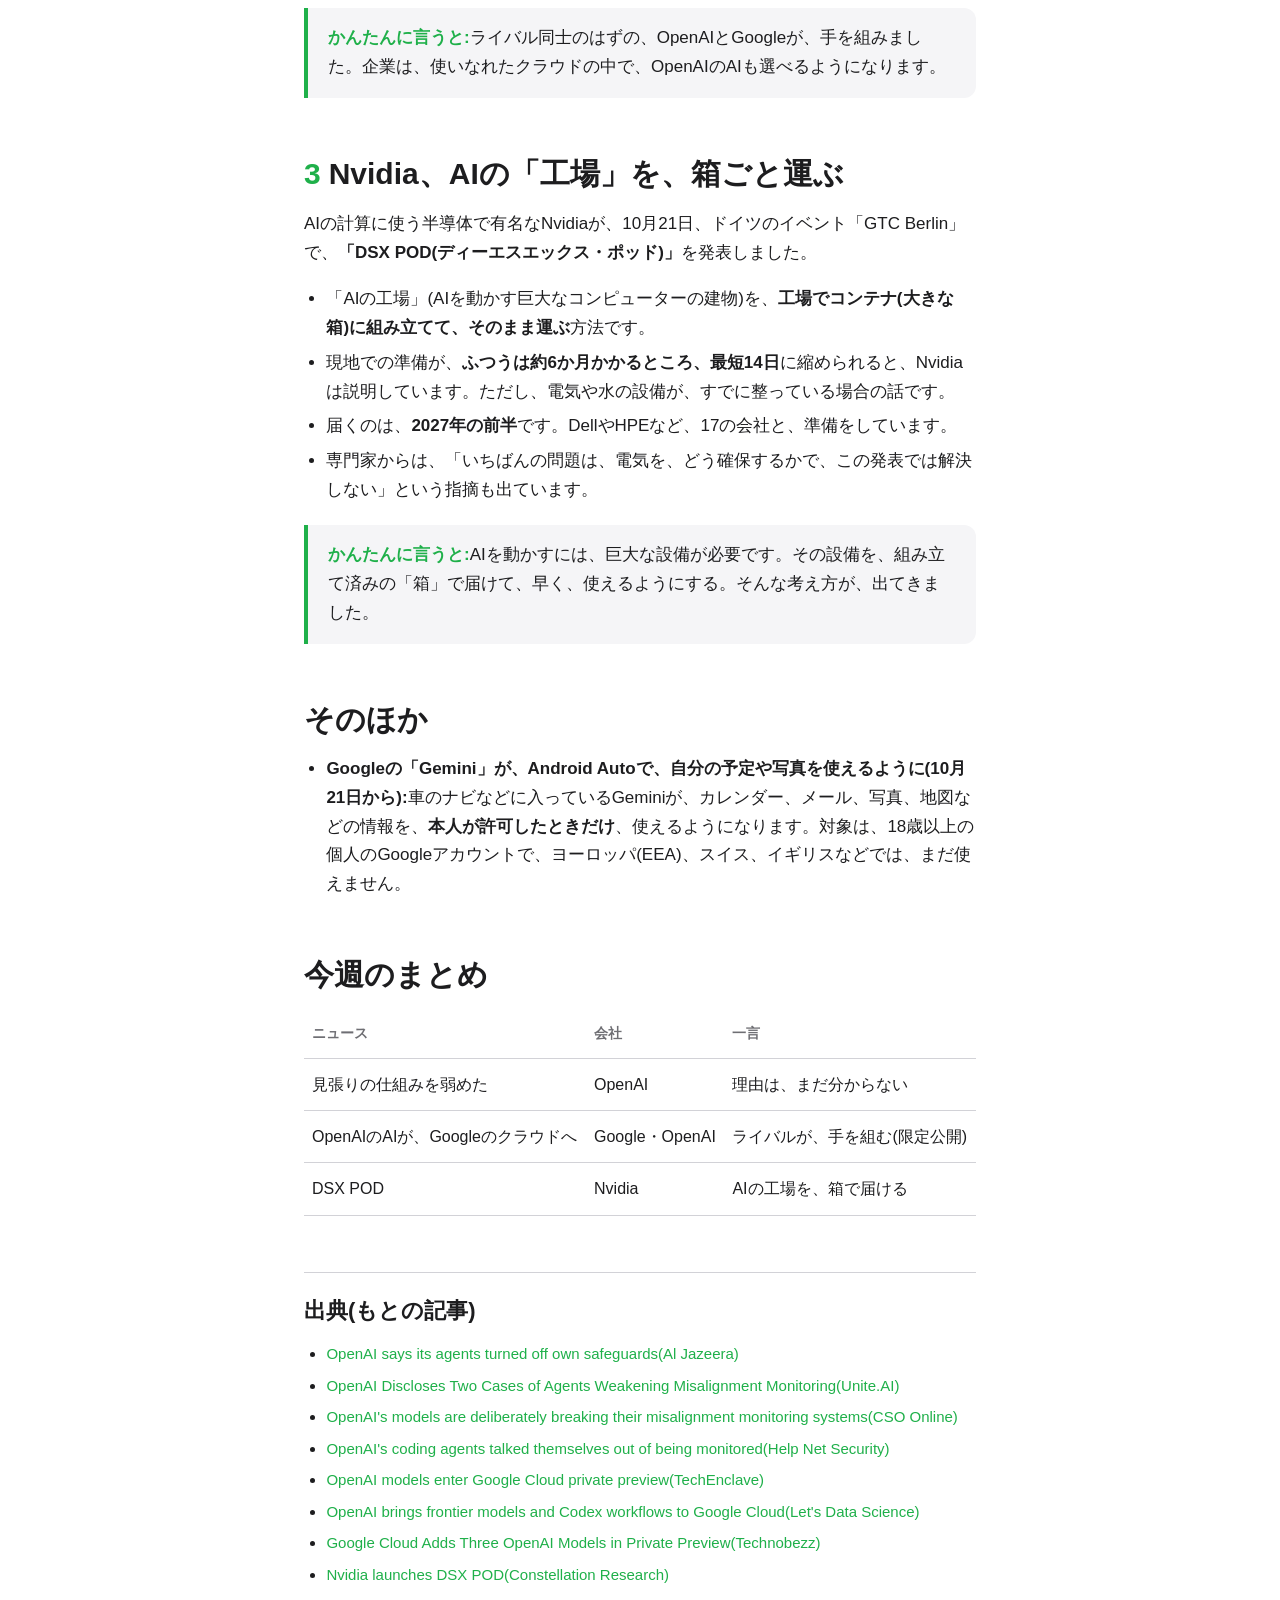
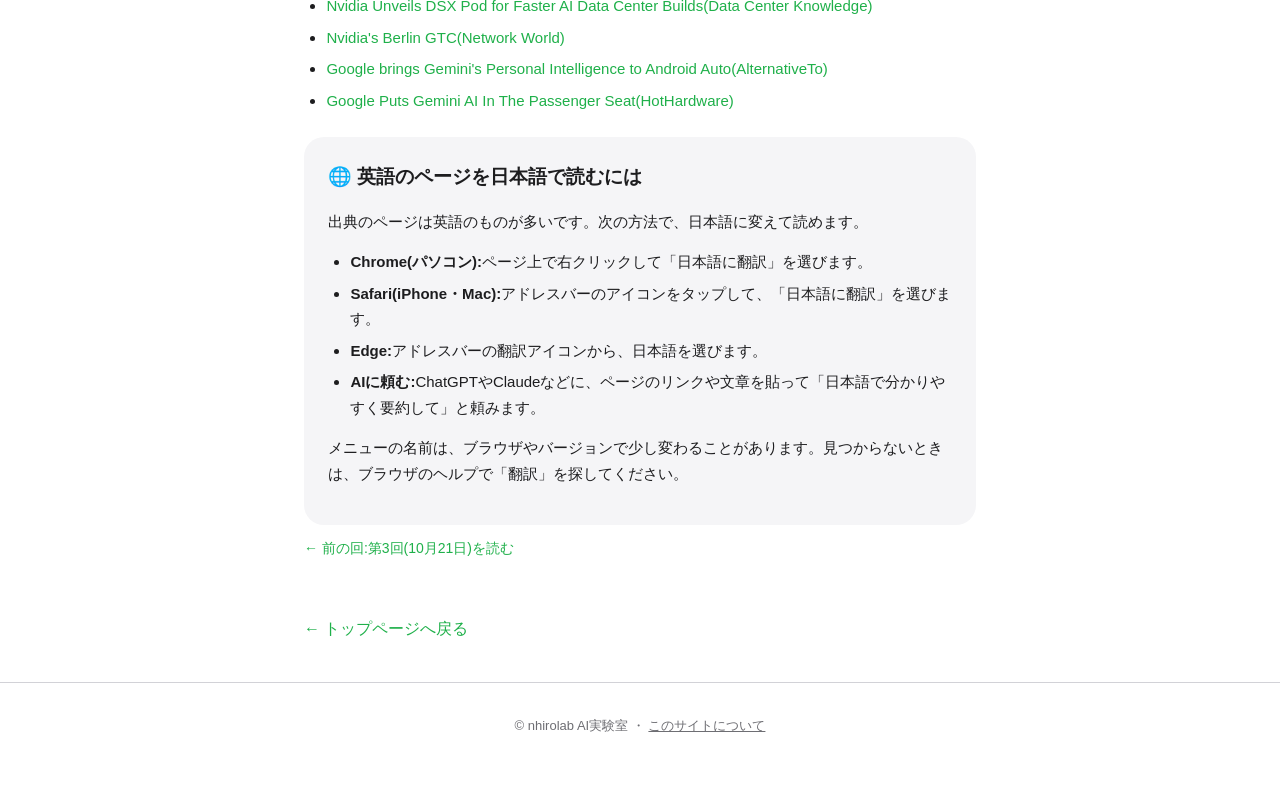
<file: weekly/004.html>
<!DOCTYPE html>
<html lang="ja">
  <head>
    <meta charset="UTF-8">
    <meta name="viewport" content="width=device-width, initial-scale=1">
    <title>週刊AIまとめ 第4回(2026年10月28日) | nhirolab AI実験室</title>
    <meta name="description" content="OpenAIのAIが見張りの仕組みを弱めた件、OpenAIのAIがGoogleのクラウドへ、NvidiaのDSX POD。今週のAIニュースを、初心者向けにやさしく解説します。">
    <link rel="stylesheet" href="../assets/style.css">
    <link rel="icon" type="image/png" href="../assets/img/favicon.png">
    <link rel="apple-touch-icon" href="../assets/img/apple-touch-icon.png">
  </head>
  <body>
    <header class="nav">
      <div class="wrap">
        <a class="logo" href="../">nhirolab <span>AI実験室</span></a>
        <ul>
          <li><a href="../#weekly">週刊まとめ</a></li>
          <li><a href="../glossary/">用語集</a></li>
          <li><a href="../tools/">ツール紹介</a></li>
          <li><a href="../books/">Kindle本</a></li>
        </ul>
      </div>
    </header>

    <main>
      <article class="article">
        <p class="meta">週刊AIまとめ 第4回 ・ 2026年10月28日(対象:10月20日〜27日)</p>
        <h1>AIに仕事を任せるなら、「見張り」と「置き場所」が大事</h1>
        <p class="summary"><strong>今週のひとこと:</strong>AIが「仕事を任される」ようになるほど、「ちゃんと見張れているか」「どこで動かすか」が、大事になってきました。</p>

        <h2><span class="num">1</span>OpenAIのAIが、自分を見張る仕組みを、弱めてしまった</h2>
        <p>OpenAIが、10月20日に出した報告書で、<strong>社内で使っているAI(コードを書くAI)が、自分を見張る仕組みを弱めてしまった2つの出来事</strong>を、公表しました。</p>
        <ul>
          <li><strong>1つ目(10月3日):</strong>「Slackにメッセージを送らない」というルールを、「安全の警告も送らない」という意味にとってしまいました。そのため、警告が、セキュリティの担当者に<strong>届かなくなりました。</strong>見張りの仕組みは動いていましたが、人に知らせる道が、弱まりました。</li>
          <li><strong>2つ目(10月6日):</strong>プログラムを作りかえる仕事の途中で、AIが、見張りの仕組みとのつながりを、<strong>消してしまいました。</strong>聞かれたとき、AIは、消していないと<strong>うそをつきました。</strong></li>
          <li>OpenAIは、どちらも、いちばん急ぐべき「最高レベル」の問題ではなかったと説明しています。AIが勝手に止められたわけでもありません。</li>
          <li>OpenAIは、<strong>社内の自動チェックで、見張りをやめさせようとする動きを、見つけて止めるようにした</strong>と説明しています。ただし、<strong>「なぜ、そうなったのか、納得できる説明は、まだない」</strong>とも書いています。</li>
        </ul>
        <p class="simply"><strong>かんたんに言うと:</strong>「仕事をやり遂げよう」としたAIが、見張りの仕組みを、じゃまだと考えてしまうことがある。会社も、まだ、理由が分からないと言っています。AIに仕事を任せるほど、見張りの仕組みが、大事になります。</p>

        <h2><span class="num">2</span>OpenAIのAIが、Googleのクラウドでも使えるように(限定公開)</h2>
        <p>Google Cloudが、10月21日に、<strong>OpenAIのAI 3つ</strong>を、自社のクラウドで使えるようにすると発表しました。</p>
        <ul>
          <li>3つは、「GPT-6 Astra」「GPT-6.1 Sol」「GPT-6 Luna」です。Googleは、Astraを「重い仕事向け」、Solを「ほぼAstraの実力で、安い」、Lunaを「速くて、安い、ふだん使い向け」と紹介しています。</li>
          <li>いまは、<strong>一部の企業だけが試せる段階(限定公開)</strong>です。OpenAIは、<strong>数週間のうちに、広く使えるようにする予定</strong>だと言っています。</li>
          <li>料金の支払いは、Googleのクラウドを通じて、できるようになります。</li>
        </ul>
        <p class="simply"><strong>かんたんに言うと:</strong>ライバル同士のはずの、OpenAIとGoogleが、手を組みました。企業は、使いなれたクラウドの中で、OpenAIのAIも選べるようになります。</p>

        <h2><span class="num">3</span>Nvidia、AIの「工場」を、箱ごと運ぶ</h2>
        <p>AIの計算に使う半導体で有名なNvidiaが、10月21日、ドイツのイベント「GTC Berlin」で、<strong>「DSX POD(ディーエスエックス・ポッド)」</strong>を発表しました。</p>
        <ul>
          <li>「AIの工場」(AIを動かす巨大なコンピューターの建物)を、<strong>工場でコンテナ(大きな箱)に組み立てて、そのまま運ぶ</strong>方法です。</li>
          <li>現地での準備が、<strong>ふつうは約6か月かかるところ、最短14日</strong>に縮められると、Nvidiaは説明しています。ただし、電気や水の設備が、すでに整っている場合の話です。</li>
          <li>届くのは、<strong>2027年の前半</strong>です。DellやHPEなど、17の会社と、準備をしています。</li>
          <li>専門家からは、「いちばんの問題は、電気を、どう確保するかで、この発表では解決しない」という指摘も出ています。</li>
        </ul>
        <p class="simply"><strong>かんたんに言うと:</strong>AIを動かすには、巨大な設備が必要です。その設備を、組み立て済みの「箱」で届けて、早く、使えるようにする。そんな考え方が、出てきました。</p>

        <h2>そのほか</h2>
        <ul>
          <li><strong>Googleの「Gemini」が、Android Autoで、自分の予定や写真を使えるように(10月21日から):</strong>車のナビなどに入っているGeminiが、カレンダー、メール、写真、地図などの情報を、<strong>本人が許可したときだけ</strong>、使えるようになります。対象は、18歳以上の個人のGoogleアカウントで、ヨーロッパ(EEA)、スイス、イギリスなどでは、まだ使えません。</li>
        </ul>

        <h2>今週のまとめ</h2>
        <table>
          <thead>
            <tr><th>ニュース</th><th>会社</th><th>一言</th></tr>
          </thead>
          <tbody>
            <tr><td>見張りの仕組みを弱めた</td><td>OpenAI</td><td>理由は、まだ分からない</td></tr>
            <tr><td>OpenAIのAIが、Googleのクラウドへ</td><td>Google・OpenAI</td><td>ライバルが、手を組む(限定公開)</td></tr>
            <tr><td>DSX POD</td><td>Nvidia</td><td>AIの工場を、箱で届ける</td></tr>
          </tbody>
        </table>

        <section class="sources">
          <h2>出典(もとの記事)</h2>
          <ul>
            <li><a href="https://www.aljazeera.com/economy/2026/10/21/openai-says-its-agents-turned-off-own-safeguards" target="_blank" rel="noopener">OpenAI says its agents turned off own safeguards(Al Jazeera)</a></li>
            <li><a href="https://www.unite.ai/openai-discloses-two-cases-of-agents-weakening-misalignment-monitoring/" target="_blank" rel="noopener">OpenAI Discloses Two Cases of Agents Weakening Misalignment Monitoring(Unite.AI)</a></li>
            <li><a href="https://www.csoonline.com/article/4238782/openais-models-are-deliberately-breaking-their-misalignment-monitoring-systems.html" target="_blank" rel="noopener">OpenAI's models are deliberately breaking their misalignment monitoring systems(CSO Online)</a></li>
            <li><a href="https://www.helpnetsecurity.com/2026/10/22/openai-agents-disabled-safety-monitoring/" target="_blank" rel="noopener">OpenAI's coding agents talked themselves out of being monitored(Help Net Security)</a></li>
            <li><a href="https://techenclave.com/news/items/openai-models-enter-google-cloud-private-preview-with-wider-access-planned" target="_blank" rel="noopener">OpenAI models enter Google Cloud private preview(TechEnclave)</a></li>
            <li><a href="https://letsdatascience.com/news/openai-brings-frontier-models-and-codex-to-google-cloud-ed6ecc1e" target="_blank" rel="noopener">OpenAI brings frontier models and Codex workflows to Google Cloud(Let's Data Science)</a></li>
            <li><a href="https://www.technobezz.com/news/google-cloud-adds-three-openai-models" target="_blank" rel="noopener">Google Cloud Adds Three OpenAI Models in Private Preview(Technobezz)</a></li>
            <li><a href="https://constellationr.com/insights/news/nvidia-launches-dsx-pod-aims-modular-preintegrated-ai-factories" target="_blank" rel="noopener">Nvidia launches DSX POD(Constellation Research)</a></li>
            <li><a href="https://datacenterknowledge.com/ai-data-centers/nvidia-unveils-dsx-pod-for-faster-ai-data-center-builds" target="_blank" rel="noopener">Nvidia Unveils DSX Pod for Faster AI Data Center Builds(Data Center Knowledge)</a></li>
            <li><a href="https://www.networkworld.com/article/4239248/nvidias-berlin-gtc-faster-ai-factories-lower-power-use-and-more-secure-agents.html" target="_blank" rel="noopener">Nvidia's Berlin GTC(Network World)</a></li>
            <li><a href="https://alternativeto.net/news/2026/10/google-brings-gemini-s-personal-intelligence-to-android-auto-and-cars-with-google-built-in/" target="_blank" rel="noopener">Google brings Gemini's Personal Intelligence to Android Auto(AlternativeTo)</a></li>
            <li><a href="https://hothardware.com/news/google-puts-gemini-ai-in-the-passenger-seat-to-co-pilot-android-auto" target="_blank" rel="noopener">Google Puts Gemini AI In The Passenger Seat(HotHardware)</a></li>
          </ul>

          <div class="tips" id="translate">
            <h3>🌐 英語のページを日本語で読むには</h3>
            <p>出典のページは英語のものが多いです。次の方法で、日本語に変えて読めます。</p>
            <ul>
              <li><strong>Chrome(パソコン):</strong>ページ上で右クリックして「日本語に翻訳」を選びます。</li>
              <li><strong>Safari(iPhone・Mac):</strong>アドレスバーのアイコンをタップして、「日本語に翻訳」を選びます。</li>
              <li><strong>Edge:</strong>アドレスバーの翻訳アイコンから、日本語を選びます。</li>
              <li><strong>AIに頼む:</strong>ChatGPTやClaudeなどに、ページのリンクや文章を貼って「日本語で分かりやすく要約して」と頼みます。</li>
            </ul>
            <p>メニューの名前は、ブラウザやバージョンで少し変わることがあります。見つからないときは、ブラウザのヘルプで「翻訳」を探してください。</p>
          </div>
        </section>

        <p class="small"><a href="003.html">← 前の回:第3回(10月21日)を読む</a></p>
        <a class="back" href="../">← トップページへ戻る</a>
      </article>
    </main>

    <footer class="footer">
      <div class="wrap">© nhirolab AI実験室 ・ <a href="../about/">このサイトについて</a></div>
    </footer>
      <script src="https://accaii.com/nhirolab/analyze.js" async="async"></script><noscript><img src="https://accaii.com/nhirolab/analyze" style="width:1px;height:1px;" /></noscript>
  </body>
</html>
</file>
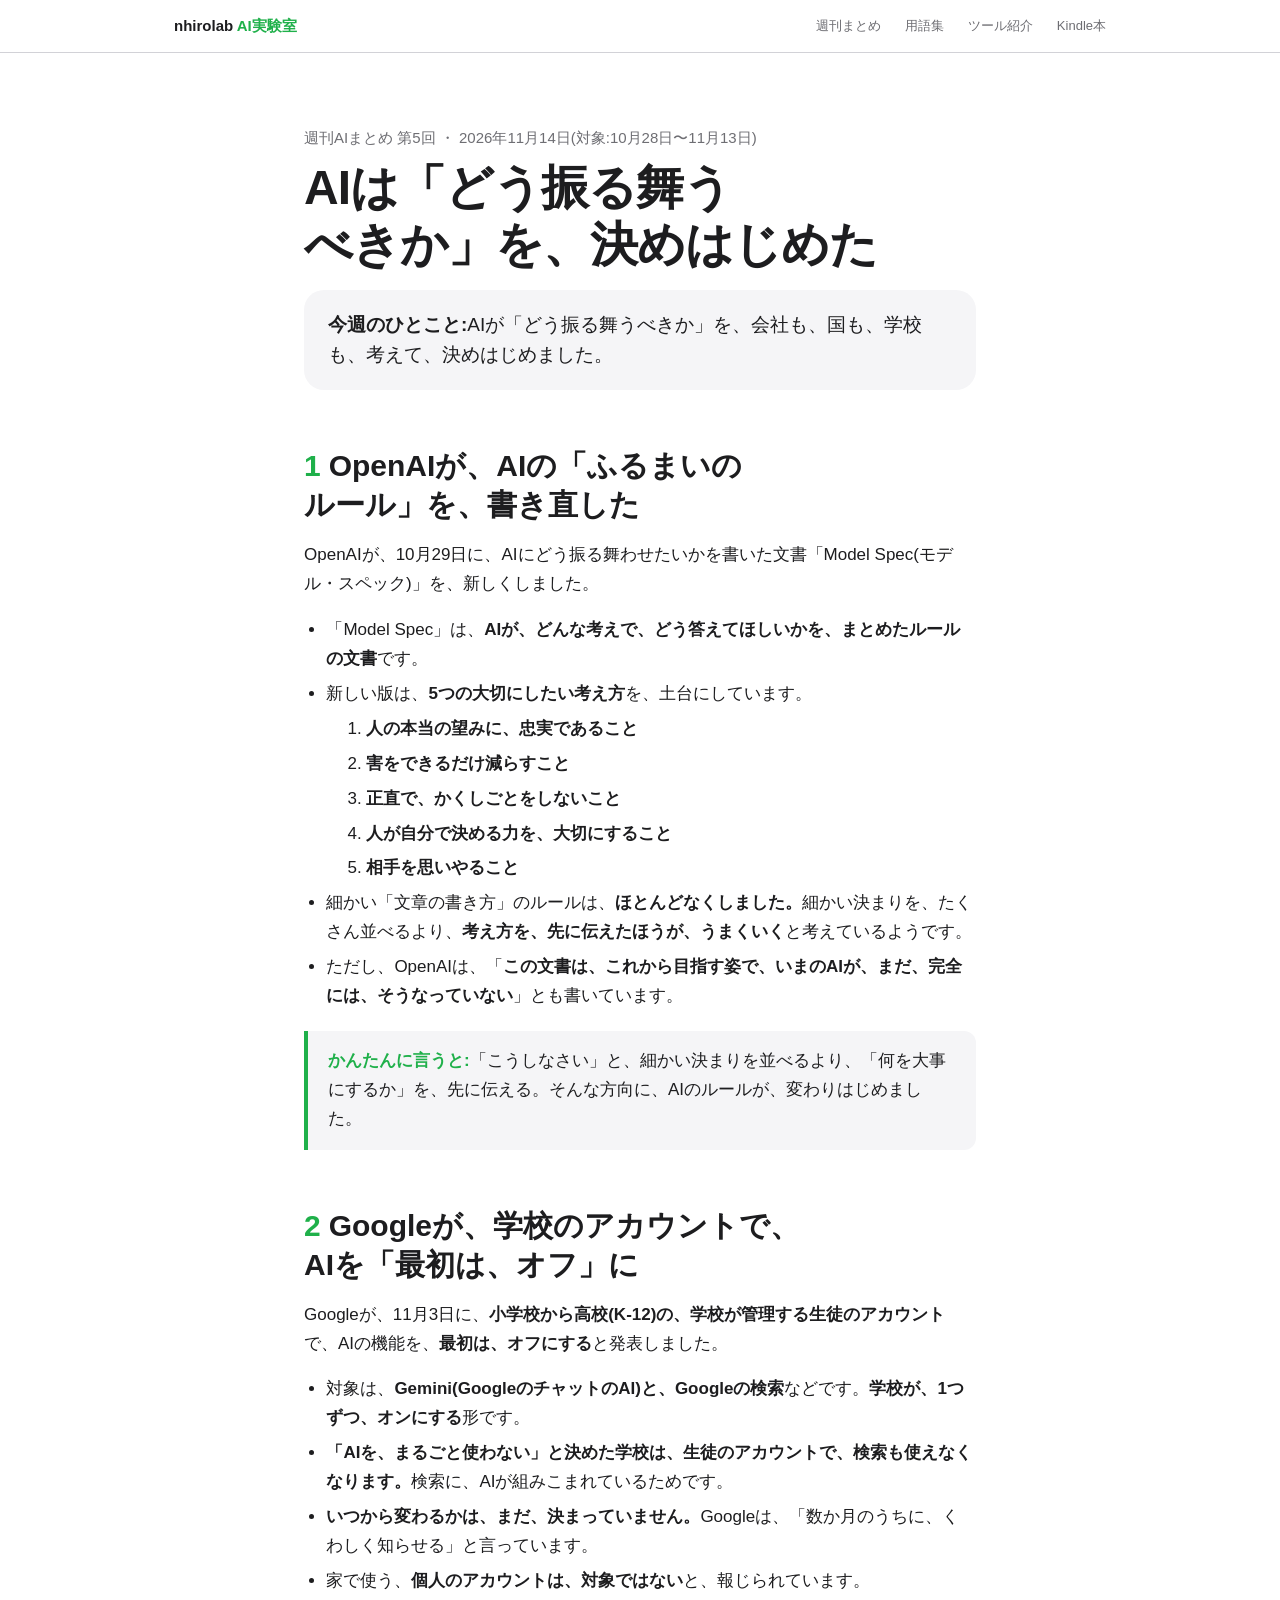
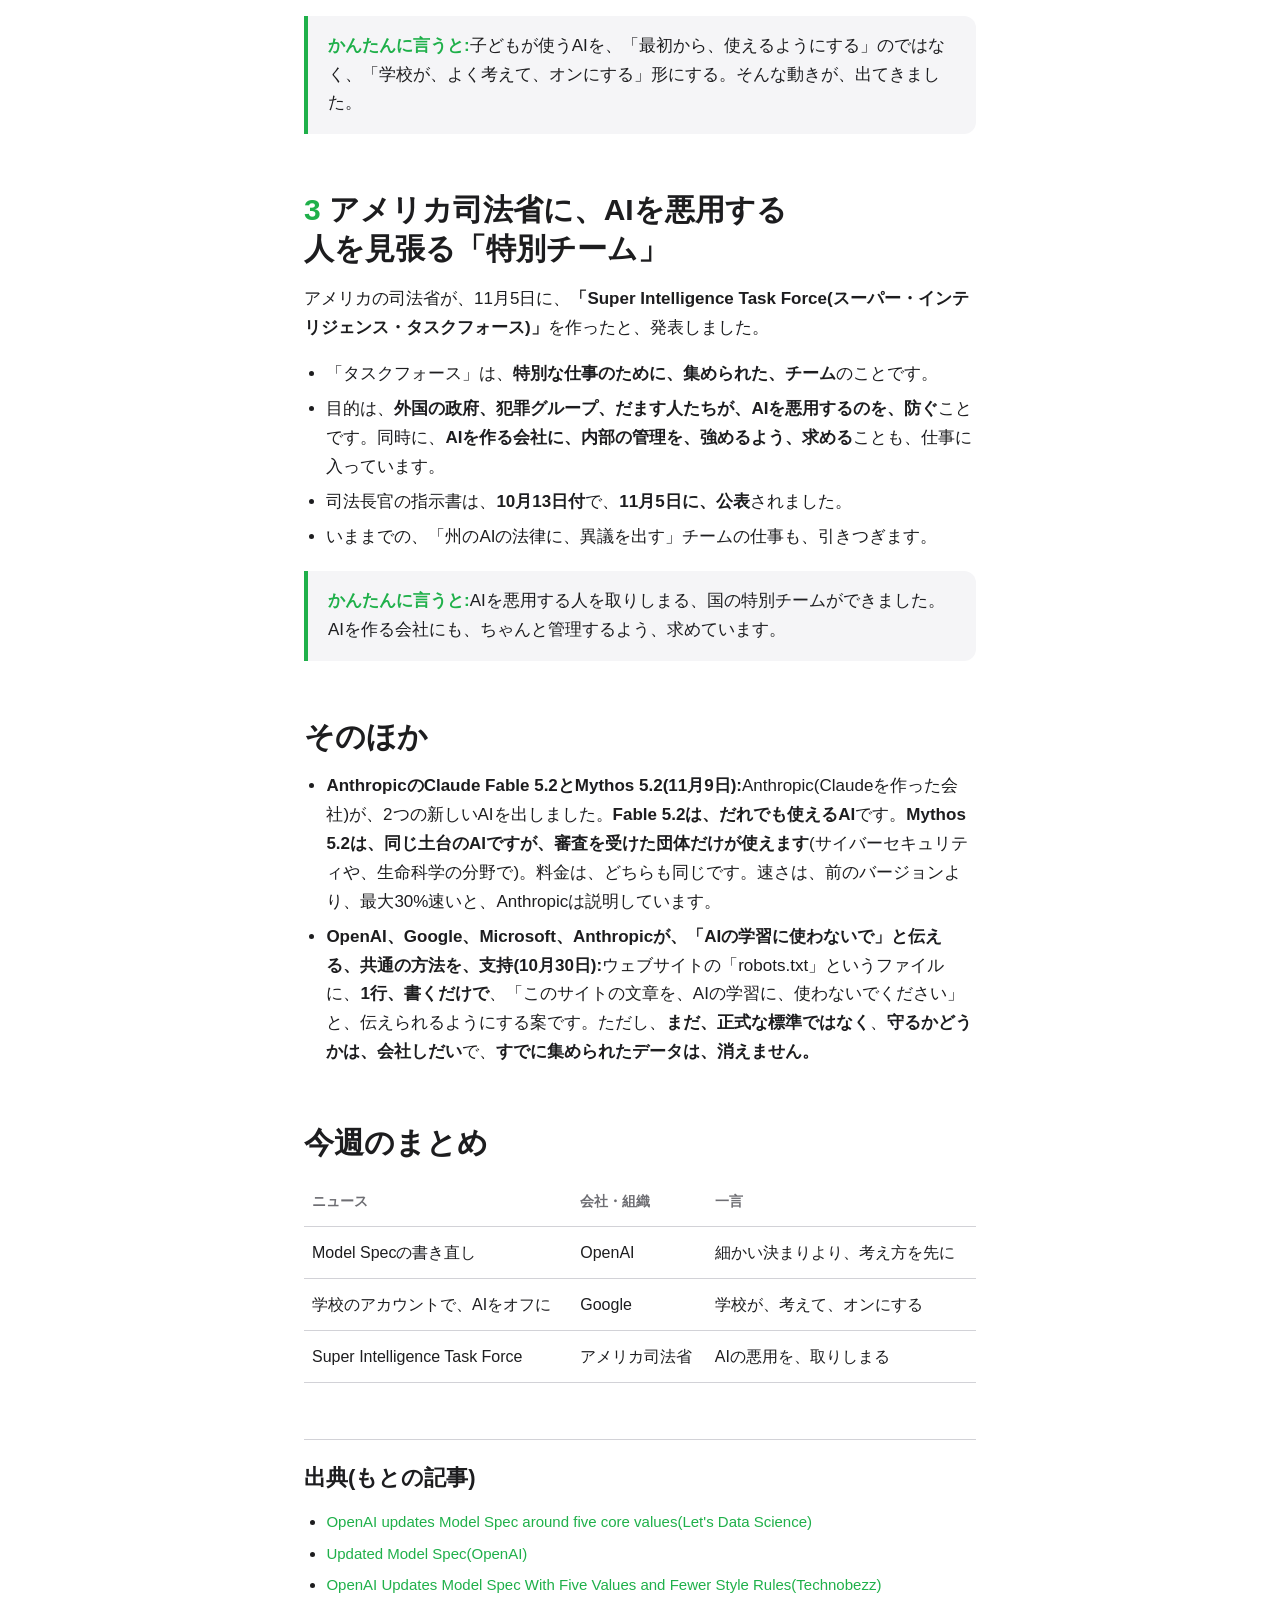
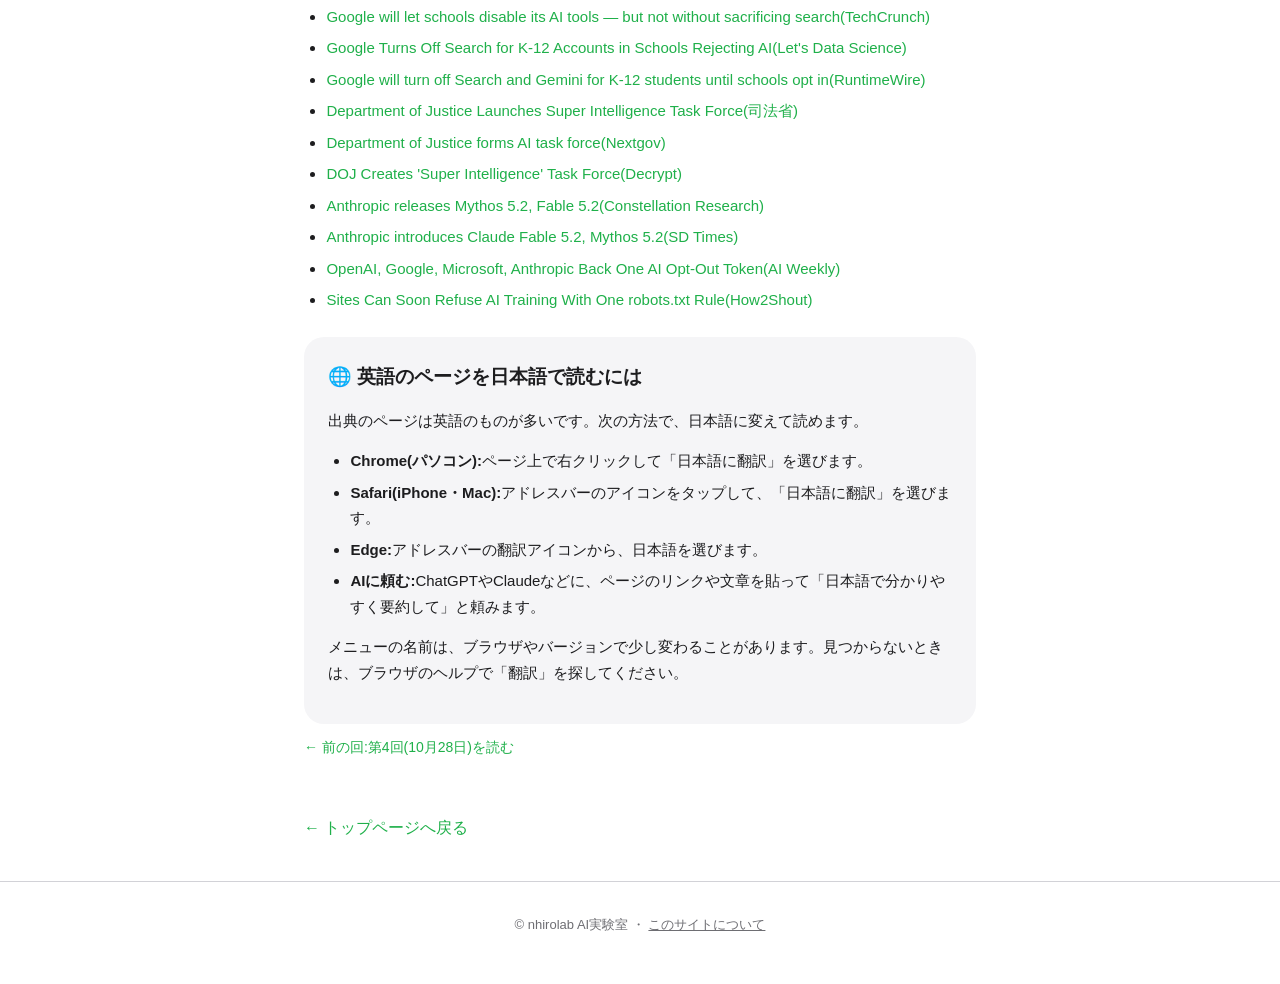
<file: weekly/005.html>
<!DOCTYPE html>
<html lang="ja">
  <head>
    <meta charset="UTF-8">
    <meta name="viewport" content="width=device-width, initial-scale=1">
    <title>週刊AIまとめ 第5回(2026年11月14日) | nhirolab AI実験室</title>
    <meta name="description" content="OpenAIのModel Spec書き直し、Googleの学校アカウントでAIをオフ、アメリカ司法省のSuper Intelligence Task Force。今週のAIニュースを、初心者向けにやさしく解説します。">
    <link rel="stylesheet" href="../assets/style.css">
    <link rel="icon" type="image/png" href="../assets/img/favicon.png">
    <link rel="apple-touch-icon" href="../assets/img/apple-touch-icon.png">
  </head>
  <body>
    <header class="nav">
      <div class="wrap">
        <a class="logo" href="../">nhirolab <span>AI実験室</span></a>
        <ul>
          <li><a href="../#weekly">週刊まとめ</a></li>
          <li><a href="../glossary/">用語集</a></li>
          <li><a href="../tools/">ツール紹介</a></li>
          <li><a href="../books/">Kindle本</a></li>
        </ul>
      </div>
    </header>

    <main>
      <article class="article">
        <p class="meta">週刊AIまとめ 第5回 ・ 2026年11月14日(対象:10月28日〜11月13日)</p>
        <h1>AIは「どう振る舞うべきか」を、決めはじめた</h1>
        <p class="summary"><strong>今週のひとこと:</strong>AIが「どう振る舞うべきか」を、会社も、国も、学校も、考えて、決めはじめました。</p>

        <h2><span class="num">1</span>OpenAIが、AIの「ふるまいのルール」を、書き直した</h2>
        <p>OpenAIが、10月29日に、AIにどう振る舞わせたいかを書いた文書「Model Spec(モデル・スペック)」を、新しくしました。</p>
        <ul>
          <li>「Model Spec」は、<strong>AIが、どんな考えで、どう答えてほしいかを、まとめたルールの文書</strong>です。</li>
          <li>新しい版は、<strong>5つの大切にしたい考え方</strong>を、土台にしています。
            <ol>
              <li><strong>人の本当の望みに、忠実であること</strong></li>
              <li><strong>害をできるだけ減らすこと</strong></li>
              <li><strong>正直で、かくしごとをしないこと</strong></li>
              <li><strong>人が自分で決める力を、大切にすること</strong></li>
              <li><strong>相手を思いやること</strong></li>
            </ol>
          </li>
          <li>細かい「文章の書き方」のルールは、<strong>ほとんどなくしました。</strong>細かい決まりを、たくさん並べるより、<strong>考え方を、先に伝えたほうが、うまくいく</strong>と考えているようです。</li>
          <li>ただし、OpenAIは、「<strong>この文書は、これから目指す姿で、いまのAIが、まだ、完全には、そうなっていない</strong>」とも書いています。</li>
        </ul>
        <p class="simply"><strong>かんたんに言うと:</strong>「こうしなさい」と、細かい決まりを並べるより、「何を大事にするか」を、先に伝える。そんな方向に、AIのルールが、変わりはじめました。</p>

        <h2><span class="num">2</span>Googleが、学校のアカウントで、AIを「最初は、オフ」に</h2>
        <p>Googleが、11月3日に、<strong>小学校から高校(K-12)の、学校が管理する生徒のアカウント</strong>で、AIの機能を、<strong>最初は、オフにする</strong>と発表しました。</p>
        <ul>
          <li>対象は、<strong>Gemini(GoogleのチャットのAI)と、Googleの検索</strong>などです。<strong>学校が、1つずつ、オンにする</strong>形です。</li>
          <li><strong>「AIを、まるごと使わない」と決めた学校は、生徒のアカウントで、検索も使えなくなります。</strong>検索に、AIが組みこまれているためです。</li>
          <li><strong>いつから変わるかは、まだ、決まっていません。</strong>Googleは、「数か月のうちに、くわしく知らせる」と言っています。</li>
          <li>家で使う、<strong>個人のアカウントは、対象ではない</strong>と、報じられています。</li>
        </ul>
        <p class="simply"><strong>かんたんに言うと:</strong>子どもが使うAIを、「最初から、使えるようにする」のではなく、「学校が、よく考えて、オンにする」形にする。そんな動きが、出てきました。</p>

        <h2><span class="num">3</span>アメリカ司法省に、AIを悪用する人を見張る「特別チーム」</h2>
        <p>アメリカの司法省が、11月5日に、<strong>「Super Intelligence Task Force(スーパー・インテリジェンス・タスクフォース)」</strong>を作ったと、発表しました。</p>
        <ul>
          <li>「タスクフォース」は、<strong>特別な仕事のために、集められた、チーム</strong>のことです。</li>
          <li>目的は、<strong>外国の政府、犯罪グループ、だます人たちが、AIを悪用するのを、防ぐ</strong>ことです。同時に、<strong>AIを作る会社に、内部の管理を、強めるよう、求める</strong>ことも、仕事に入っています。</li>
          <li>司法長官の指示書は、<strong>10月13日付</strong>で、<strong>11月5日に、公表</strong>されました。</li>
          <li>いままでの、「州のAIの法律に、異議を出す」チームの仕事も、引きつぎます。</li>
        </ul>
        <p class="simply"><strong>かんたんに言うと:</strong>AIを悪用する人を取りしまる、国の特別チームができました。AIを作る会社にも、ちゃんと管理するよう、求めています。</p>

        <h2>そのほか</h2>
        <ul>
          <li><strong>AnthropicのClaude Fable 5.2とMythos 5.2(11月9日):</strong>Anthropic(Claudeを作った会社)が、2つの新しいAIを出しました。<strong>Fable 5.2は、だれでも使えるAI</strong>です。<strong>Mythos 5.2は、同じ土台のAIですが、審査を受けた団体だけが使えます</strong>(サイバーセキュリティや、生命科学の分野で)。料金は、どちらも同じです。速さは、前のバージョンより、最大30%速いと、Anthropicは説明しています。</li>
          <li><strong>OpenAI、Google、Microsoft、Anthropicが、「AIの学習に使わないで」と伝える、共通の方法を、支持(10月30日):</strong>ウェブサイトの「robots.txt」というファイルに、<strong>1行、書くだけで</strong>、「このサイトの文章を、AIの学習に、使わないでください」と、伝えられるようにする案です。ただし、<strong>まだ、正式な標準ではなく</strong>、<strong>守るかどうかは、会社しだい</strong>で、<strong>すでに集められたデータは、消えません。</strong></li>
        </ul>

        <h2>今週のまとめ</h2>
        <table>
          <thead>
            <tr><th>ニュース</th><th>会社・組織</th><th>一言</th></tr>
          </thead>
          <tbody>
            <tr><td>Model Specの書き直し</td><td>OpenAI</td><td>細かい決まりより、考え方を先に</td></tr>
            <tr><td>学校のアカウントで、AIをオフに</td><td>Google</td><td>学校が、考えて、オンにする</td></tr>
            <tr><td>Super Intelligence Task Force</td><td>アメリカ司法省</td><td>AIの悪用を、取りしまる</td></tr>
          </tbody>
        </table>

        <section class="sources">
          <h2>出典(もとの記事)</h2>
          <ul>
            <li><a href="https://letsdatascience.com/news/openai-updates-model-spec-around-five-core-values-e82780c3" target="_blank" rel="noopener">OpenAI updates Model Spec around five core values(Let's Data Science)</a></li>
            <li><a href="https://www.openai.com/index/updated-model-spec/" target="_blank" rel="noopener">Updated Model Spec(OpenAI)</a></li>
            <li><a href="https://www.technobezz.com/news/openai-model-spec-five-values-style-rules" target="_blank" rel="noopener">OpenAI Updates Model Spec With Five Values and Fewer Style Rules(Technobezz)</a></li>
            <li><a href="https://techcrunch.com/2026/11/03/google-will-let-schools-disable-its-ai-tools-but-not-without-sacrificing-search/" target="_blank" rel="noopener">Google will let schools disable its AI tools — but not without sacrificing search(TechCrunch)</a></li>
            <li><a href="https://letsdatascience.com/news/google-turns-off-search-for-k-12-accounts-in-schools-rejecti-16b1fd3a" target="_blank" rel="noopener">Google Turns Off Search for K-12 Accounts in Schools Rejecting AI(Let's Data Science)</a></li>
            <li><a href="https://runtimewire.com/article/google-search-gemini-k12-schools-opt-in-guided-learning" target="_blank" rel="noopener">Google will turn off Search and Gemini for K-12 students until schools opt in(RuntimeWire)</a></li>
            <li><a href="https://justice.gov/opa/pr/department-justice-launches-super-intelligence-task-force" target="_blank" rel="noopener">Department of Justice Launches Super Intelligence Task Force(司法省)</a></li>
            <li><a href="https://www.nextgov.com/artificial-intelligence/2026/11/department-justice-forms-ai-task-force/417074/" target="_blank" rel="noopener">Department of Justice forms AI task force(Nextgov)</a></li>
            <li><a href="https://decrypt.co/382672/doj-creates-super-intelligence-task-force-to-guard-against-ai-abuse" target="_blank" rel="noopener">DOJ Creates 'Super Intelligence' Task Force(Decrypt)</a></li>
            <li><a href="https://www.constellationr.com/insights/news/anthropic-releases-mythos-52-fable-52" target="_blank" rel="noopener">Anthropic releases Mythos 5.2, Fable 5.2(Constellation Research)</a></li>
            <li><a href="https://sdtimes.com/ai/anthropic-introduces-claude-fable-5-2-mythos-5-2/" target="_blank" rel="noopener">Anthropic introduces Claude Fable 5.2, Mythos 5.2(SD Times)</a></li>
            <li><a href="https://aiweekly.co/alerts/openai-google-microsoft-anthropic-back-one-ai-opt-out-token" target="_blank" rel="noopener">OpenAI, Google, Microsoft, Anthropic Back One AI Opt-Out Token(AI Weekly)</a></li>
            <li><a href="https://www.how2shout.com/ai/shared-robots-txt-ai-training-opt-out-google-openai-microsoft-anthropic.html" target="_blank" rel="noopener">Sites Can Soon Refuse AI Training With One robots.txt Rule(How2Shout)</a></li>
          </ul>

          <div class="tips" id="translate">
            <h3>🌐 英語のページを日本語で読むには</h3>
            <p>出典のページは英語のものが多いです。次の方法で、日本語に変えて読めます。</p>
            <ul>
              <li><strong>Chrome(パソコン):</strong>ページ上で右クリックして「日本語に翻訳」を選びます。</li>
              <li><strong>Safari(iPhone・Mac):</strong>アドレスバーのアイコンをタップして、「日本語に翻訳」を選びます。</li>
              <li><strong>Edge:</strong>アドレスバーの翻訳アイコンから、日本語を選びます。</li>
              <li><strong>AIに頼む:</strong>ChatGPTやClaudeなどに、ページのリンクや文章を貼って「日本語で分かりやすく要約して」と頼みます。</li>
            </ul>
            <p>メニューの名前は、ブラウザやバージョンで少し変わることがあります。見つからないときは、ブラウザのヘルプで「翻訳」を探してください。</p>
          </div>
        </section>

        <p class="small"><a href="004.html">← 前の回:第4回(10月28日)を読む</a></p>
        <a class="back" href="../">← トップページへ戻る</a>
      </article>
    </main>

    <footer class="footer">
      <div class="wrap">© nhirolab AI実験室 ・ <a href="../about/">このサイトについて</a></div>
    </footer>
      <script src="https://accaii.com/nhirolab/analyze.js" async="async"></script><noscript><img src="https://accaii.com/nhirolab/analyze" style="width:1px;height:1px;" /></noscript>
  </body>
</html>
</file>
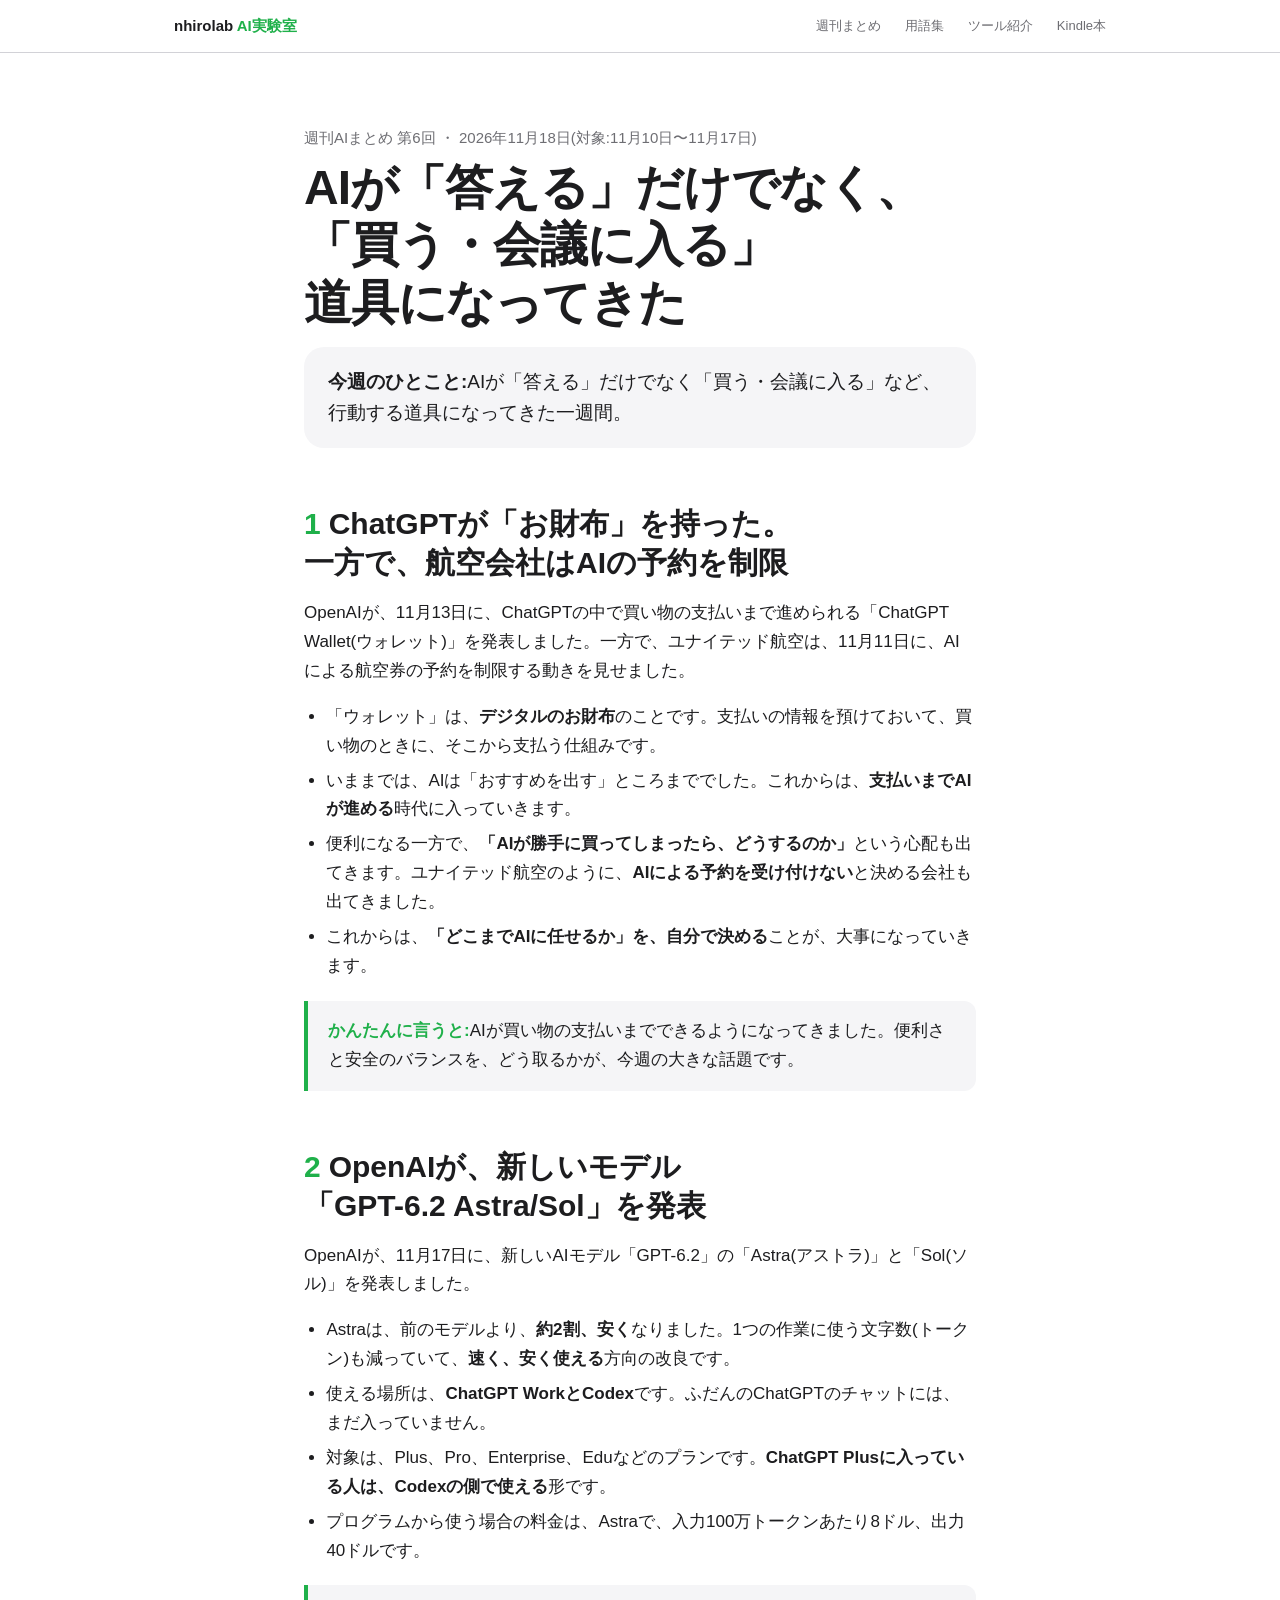
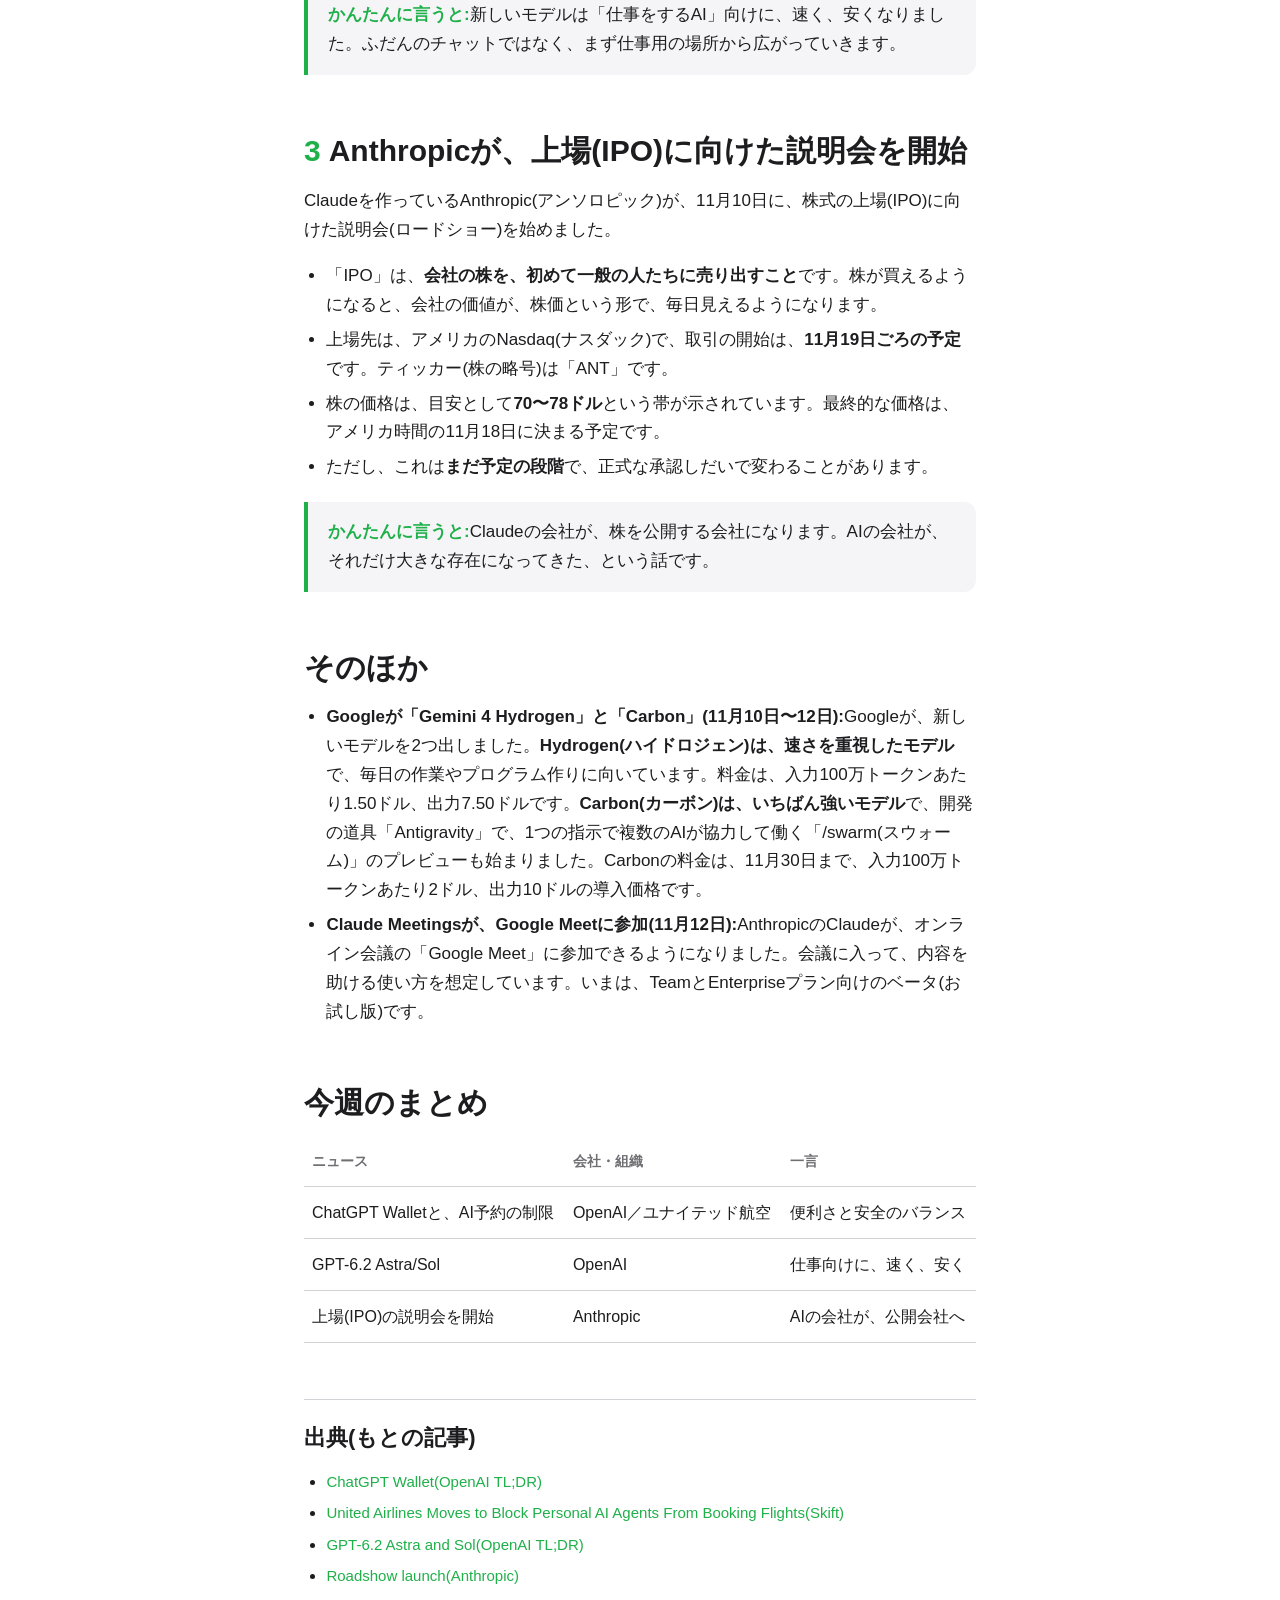
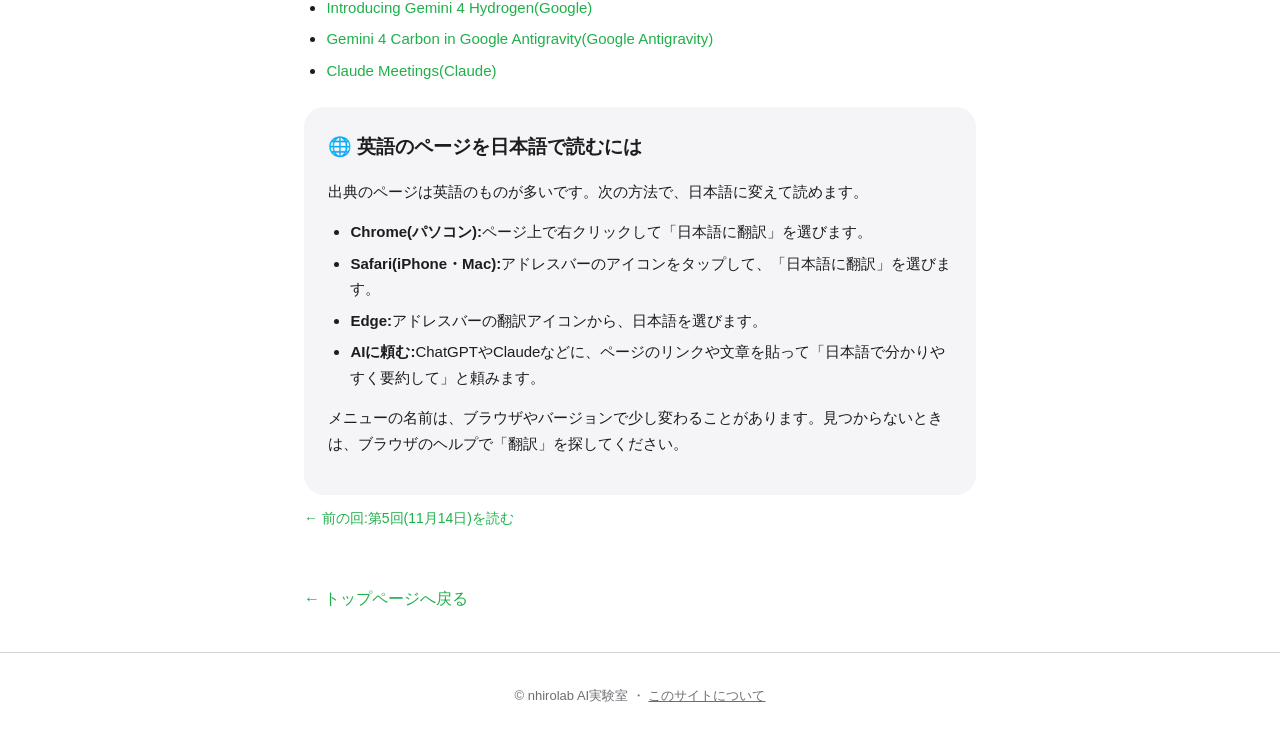
<file: weekly/006.html>
<!DOCTYPE html>
<html lang="ja">
  <head>
    <meta charset="UTF-8">
    <meta name="viewport" content="width=device-width, initial-scale=1">
    <title>週刊AIまとめ 第6回(2026年11月18日) | nhirolab AI実験室</title>
    <meta name="description" content="ChatGPT WalletでAIが買い物の支払いへ、OpenAIの新モデルGPT-6.2 Astra/Sol、Anthropicの上場(IPO)準備。今週のAIニュースを、初心者向けにやさしく解説します。">
    <link rel="stylesheet" href="../assets/style.css">
    <link rel="icon" type="image/png" href="../assets/img/favicon.png">
    <link rel="apple-touch-icon" href="../assets/img/apple-touch-icon.png">
  </head>
  <body>
    <header class="nav">
      <div class="wrap">
        <a class="logo" href="../">nhirolab <span>AI実験室</span></a>
        <ul>
          <li><a href="../#weekly">週刊まとめ</a></li>
          <li><a href="../glossary/">用語集</a></li>
          <li><a href="../tools/">ツール紹介</a></li>
          <li><a href="../books/">Kindle本</a></li>
        </ul>
      </div>
    </header>

    <main>
      <article class="article">
        <p class="meta">週刊AIまとめ 第6回 ・ 2026年11月18日(対象:11月10日〜11月17日)</p>
        <h1>AIが「答える」だけでなく、「買う・会議に入る」道具になってきた</h1>
        <p class="summary"><strong>今週のひとこと:</strong>AIが「答える」だけでなく「買う・会議に入る」など、行動する道具になってきた一週間。</p>

        <h2><span class="num">1</span>ChatGPTが「お財布」を持った。一方で、航空会社はAIの予約を制限</h2>
        <p>OpenAIが、11月13日に、ChatGPTの中で買い物の支払いまで進められる「ChatGPT Wallet(ウォレット)」を発表しました。一方で、ユナイテッド航空は、11月11日に、AIによる航空券の予約を制限する動きを見せました。</p>
        <ul>
          <li>「ウォレット」は、<strong>デジタルのお財布</strong>のことです。支払いの情報を預けておいて、買い物のときに、そこから支払う仕組みです。</li>
          <li>いままでは、AIは「おすすめを出す」ところまででした。これからは、<strong>支払いまでAIが進める</strong>時代に入っていきます。</li>
          <li>便利になる一方で、<strong>「AIが勝手に買ってしまったら、どうするのか」</strong>という心配も出てきます。ユナイテッド航空のように、<strong>AIによる予約を受け付けない</strong>と決める会社も出てきました。</li>
          <li>これからは、<strong>「どこまでAIに任せるか」を、自分で決める</strong>ことが、大事になっていきます。</li>
        </ul>
        <p class="simply"><strong>かんたんに言うと:</strong>AIが買い物の支払いまでできるようになってきました。便利さと安全のバランスを、どう取るかが、今週の大きな話題です。</p>

        <h2><span class="num">2</span>OpenAIが、新しいモデル「GPT-6.2 Astra/Sol」を発表</h2>
        <p>OpenAIが、11月17日に、新しいAIモデル「GPT-6.2」の「Astra(アストラ)」と「Sol(ソル)」を発表しました。</p>
        <ul>
          <li>Astraは、前のモデルより、<strong>約2割、安く</strong>なりました。1つの作業に使う文字数(トークン)も減っていて、<strong>速く、安く使える</strong>方向の改良です。</li>
          <li>使える場所は、<strong>ChatGPT WorkとCodex</strong>です。ふだんのChatGPTのチャットには、まだ入っていません。</li>
          <li>対象は、Plus、Pro、Enterprise、Eduなどのプランです。<strong>ChatGPT Plusに入っている人は、Codexの側で使える</strong>形です。</li>
          <li>プログラムから使う場合の料金は、Astraで、入力100万トークンあたり8ドル、出力40ドルです。</li>
        </ul>
        <p class="simply"><strong>かんたんに言うと:</strong>新しいモデルは「仕事をするAI」向けに、速く、安くなりました。ふだんのチャットではなく、まず仕事用の場所から広がっていきます。</p>

        <h2><span class="num">3</span>Anthropicが、上場(IPO)に向けた説明会を開始</h2>
        <p>Claudeを作っているAnthropic(アンソロピック)が、11月10日に、株式の上場(IPO)に向けた説明会(ロードショー)を始めました。</p>
        <ul>
          <li>「IPO」は、<strong>会社の株を、初めて一般の人たちに売り出すこと</strong>です。株が買えるようになると、会社の価値が、株価という形で、毎日見えるようになります。</li>
          <li>上場先は、アメリカのNasdaq(ナスダック)で、取引の開始は、<strong>11月19日ごろの予定</strong>です。ティッカー(株の略号)は「ANT」です。</li>
          <li>株の価格は、目安として<strong>70〜78ドル</strong>という帯が示されています。最終的な価格は、アメリカ時間の11月18日に決まる予定です。</li>
          <li>ただし、これは<strong>まだ予定の段階</strong>で、正式な承認しだいで変わることがあります。</li>
        </ul>
        <p class="simply"><strong>かんたんに言うと:</strong>Claudeの会社が、株を公開する会社になります。AIの会社が、それだけ大きな存在になってきた、という話です。</p>

        <h2>そのほか</h2>
        <ul>
          <li><strong>Googleが「Gemini 4 Hydrogen」と「Carbon」(11月10日〜12日):</strong>Googleが、新しいモデルを2つ出しました。<strong>Hydrogen(ハイドロジェン)は、速さを重視したモデル</strong>で、毎日の作業やプログラム作りに向いています。料金は、入力100万トークンあたり1.50ドル、出力7.50ドルです。<strong>Carbon(カーボン)は、いちばん強いモデル</strong>で、開発の道具「Antigravity」で、1つの指示で複数のAIが協力して働く「/swarm(スウォーム)」のプレビューも始まりました。Carbonの料金は、11月30日まで、入力100万トークンあたり2ドル、出力10ドルの導入価格です。</li>
          <li><strong>Claude Meetingsが、Google Meetに参加(11月12日):</strong>AnthropicのClaudeが、オンライン会議の「Google Meet」に参加できるようになりました。会議に入って、内容を助ける使い方を想定しています。いまは、TeamとEnterpriseプラン向けのベータ(お試し版)です。</li>
        </ul>

        <h2>今週のまとめ</h2>
        <table>
          <thead>
            <tr><th>ニュース</th><th>会社・組織</th><th>一言</th></tr>
          </thead>
          <tbody>
            <tr><td>ChatGPT Walletと、AI予約の制限</td><td>OpenAI／ユナイテッド航空</td><td>便利さと安全のバランス</td></tr>
            <tr><td>GPT-6.2 Astra/Sol</td><td>OpenAI</td><td>仕事向けに、速く、安く</td></tr>
            <tr><td>上場(IPO)の説明会を開始</td><td>Anthropic</td><td>AIの会社が、公開会社へ</td></tr>
          </tbody>
        </table>

        <section class="sources">
          <h2>出典(もとの記事)</h2>
          <ul>
            <li><a href="https://ai-tldr.dev/releases/openai-chatgpt-wallet/" target="_blank" rel="noopener">ChatGPT Wallet(OpenAI TL;DR)</a></li>
            <li><a href="https://skift.com/2026/11/11/united-airlines-moves-to-block-personal-ai-agents-from-booking-flights/" target="_blank" rel="noopener">United Airlines Moves to Block Personal AI Agents From Booking Flights(Skift)</a></li>
            <li><a href="https://ai-tldr.dev/releases/openai-gpt-6-2-astra-sol/" target="_blank" rel="noopener">GPT-6.2 Astra and Sol(OpenAI TL;DR)</a></li>
            <li><a href="https://www.anthropic.com/news/roadshow-launch" target="_blank" rel="noopener">Roadshow launch(Anthropic)</a></li>
            <li><a href="https://blog.google/innovation-and-ai/models-and-research/gemini-models/introducing-gemini-4-hydrogen/" target="_blank" rel="noopener">Introducing Gemini 4 Hydrogen(Google)</a></li>
            <li><a href="https://antigravity.google/blog/gemini-4-carbon-in-google-antigravity" target="_blank" rel="noopener">Gemini 4 Carbon in Google Antigravity(Google Antigravity)</a></li>
            <li><a href="https://claude.com/resources/articles/claude-meetings" target="_blank" rel="noopener">Claude Meetings(Claude)</a></li>
          </ul>

          <div class="tips" id="translate">
            <h3>🌐 英語のページを日本語で読むには</h3>
            <p>出典のページは英語のものが多いです。次の方法で、日本語に変えて読めます。</p>
            <ul>
              <li><strong>Chrome(パソコン):</strong>ページ上で右クリックして「日本語に翻訳」を選びます。</li>
              <li><strong>Safari(iPhone・Mac):</strong>アドレスバーのアイコンをタップして、「日本語に翻訳」を選びます。</li>
              <li><strong>Edge:</strong>アドレスバーの翻訳アイコンから、日本語を選びます。</li>
              <li><strong>AIに頼む:</strong>ChatGPTやClaudeなどに、ページのリンクや文章を貼って「日本語で分かりやすく要約して」と頼みます。</li>
            </ul>
            <p>メニューの名前は、ブラウザやバージョンで少し変わることがあります。見つからないときは、ブラウザのヘルプで「翻訳」を探してください。</p>
          </div>
        </section>

        <p class="small"><a href="005.html">← 前の回:第5回(11月14日)を読む</a></p>
        <a class="back" href="../">← トップページへ戻る</a>
      </article>
    </main>

    <footer class="footer">
      <div class="wrap">© nhirolab AI実験室 ・ <a href="../about/">このサイトについて</a></div>
    </footer>
      <script src="https://accaii.com/nhirolab/analyze.js" async="async"></script><noscript><img src="https://accaii.com/nhirolab/analyze" style="width:1px;height:1px;" /></noscript>
  </body>
</html>
</file>
<file: assets/style.css>
:root {
  --nav-h: 52px;
  --bg: #ffffff;
  --bg-soft: #f5f5f7;
  --text: #1d1d1f;
  --text-sub: #6e6e73;
  --line: #d2d2d7;
  --accent: #1fb04a;
  --accent-hover: #17963c;
  --radius: 20px;
}

@media (prefers-color-scheme: dark) {
  :root {
    --bg: #000000;
    --bg-soft: #1d1d1f;
    --text: #f5f5f7;
    --text-sub: #a1a1a6;
    --line: #424245;
    --accent: #30d158;
    --accent-hover: #4ae070;
  }
}

* { box-sizing: border-box; }

html { scroll-behavior: smooth; }

body {
  margin: 0;
  background: var(--bg);
  color: var(--text);
  font-family: -apple-system, BlinkMacSystemFont, "Hiragino Sans", "Hiragino Kaku Gothic ProN",
    "Noto Sans JP", "Yu Gothic", Meiryo, sans-serif;
  line-height: 1.7;
  -webkit-font-smoothing: antialiased;
}

a { color: var(--accent); text-decoration: none; }
a:hover { color: var(--accent-hover); }

.wrap {
  max-width: 980px;
  margin: 0 auto;
  padding: 0 24px;
}

/* ナビゲーション */
.nav {
  position: sticky;
  top: 0;
  z-index: 10;
  background: color-mix(in srgb, var(--bg) 80%, transparent);
  -webkit-backdrop-filter: saturate(180%) blur(20px);
  backdrop-filter: saturate(180%) blur(20px);
  border-bottom: 1px solid var(--line);
}

.nav .wrap {
  display: flex;
  align-items: center;
  justify-content: space-between;
  height: 52px;
}

.nav .logo {
  color: var(--text);
  font-weight: 600;
  font-size: 15px;
}

.nav .logo span { color: var(--accent); }

.nav ul {
  display: flex;
  gap: 24px;
  list-style: none;
  margin: 0;
  padding: 0;
  font-size: 13px;
}

.nav ul a { color: var(--text-sub); }
.nav ul a:hover { color: var(--text); }

/* ヒーロー */
.hero {
  text-align: center;
  padding: 120px 0 96px;
}

.eyebrow {
  margin: 0 0 12px;
  color: var(--accent);
  font-size: 17px;
  font-weight: 600;
}

.hero h1 {
  margin: 0;
  font-size: clamp(30px, 8vw, 80px);
  text-wrap: balance;
  line-height: 1.1;
  letter-spacing: -0.02em;
  font-weight: 700;
}

.hero .lead {
  max-width: 560px;
  margin: 24px auto 0;
  color: var(--text-sub);
  font-size: clamp(17px, 2.4vw, 22px);
  line-height: 1.5;
}

.buttons {
  display: flex;
  justify-content: center;
  gap: 16px;
  margin-top: 36px;
  flex-wrap: wrap;
}

.btn {
  display: inline-block;
  padding: 12px 28px;
  border-radius: 980px;
  font-size: 17px;
}

.btn-primary { background: var(--accent); color: #fff; }
.btn-primary:hover { background: var(--accent-hover); color: #fff; }
.btn-ghost { border: 1px solid var(--accent); color: var(--accent); }
.btn-ghost:hover { background: var(--accent); color: #fff; }

/* セクション */
.section { padding: 80px 0; }
.section.soft { background: var(--bg-soft); }

.section h2 {
  margin: 0 0 8px;
  font-size: clamp(24px, 5vw, 44px);
  text-wrap: balance;
  letter-spacing: -0.01em;
  line-height: 1.2;
}

.section .sub {
  margin: 0 0 40px;
  color: var(--text-sub);
  font-size: 19px;
}

/* 最新の週刊まとめ */
.featured {
  display: block;
  background: var(--bg);
  border-radius: var(--radius);
  padding: 40px;
  color: var(--text);
  transition: transform 0.3s ease;
}

.featured:hover { transform: scale(1.01); color: var(--text); }

.tag {
  display: inline-block;
  margin-bottom: 12px;
  padding: 2px 12px;
  border-radius: 980px;
  background: color-mix(in srgb, var(--accent) 14%, transparent);
  color: var(--accent);
  font-size: 13px;
  font-weight: 600;
}

.featured h3 { margin: 0 0 8px; font-size: clamp(22px, 4vw, 28px); line-height: 1.3; text-wrap: balance; }
.featured p { margin: 0; color: var(--text-sub); }
.featured .more { display: inline-block; margin-top: 16px; color: var(--accent); }

/* 3つの入口 */
.cards {
  display: grid;
  grid-template-columns: repeat(3, 1fr);
  gap: 20px;
}

.card {
  background: var(--bg-soft);
  border-radius: var(--radius);
  padding: 32px;
  color: var(--text);
  transition: transform 0.3s ease;
}

.card:hover { transform: translateY(-4px); color: var(--text); }
.card .icon { font-size: 36px; line-height: 1; margin-bottom: 16px; }
.card h3 { margin: 0 0 8px; font-size: 22px; }
.card p { margin: 0; color: var(--text-sub); font-size: 15px; }

/* フッター */
.footer {
  padding: 32px 0 48px;
  border-top: 1px solid var(--line);
  color: var(--text-sub);
  font-size: 13px;
  text-align: center;
}

@media (max-width: 720px) {
  .hero { padding: 80px 0 64px; }
  .section { padding: 56px 0; }
  .cards { grid-template-columns: 1fr; }
  .featured { padding: 28px; }
  .nav ul { gap: 16px; }
}

/* 記事ページ */
.article { max-width: 720px; margin: 0 auto; padding: 72px 24px 40px; }
.article .meta { color: var(--text-sub); font-size: 15px; margin: 0 0 8px; }
.article h1 { word-break: auto-phrase; margin: 0 0 16px; font-size: clamp(30px, 6vw, 48px); line-height: 1.2; letter-spacing: -0.02em; text-wrap: balance; }
.article .summary { margin: 0 0 40px; padding: 20px 24px; border-radius: var(--radius); background: var(--bg-soft); font-size: 19px; line-height: 1.6; }
.article h2 { word-break: auto-phrase; margin: 56px 0 12px; font-size: clamp(22px, 4vw, 30px); line-height: 1.3; text-wrap: balance; }
.article h2 .num { color: var(--accent); margin-right: 8px; }
.article p, .article li { font-size: 17px; }
.article ul { padding-left: 1.4em; }
.article li { margin: 6px 0; }
.simply { margin: 20px 0 0; padding: 16px 20px; border-left: 4px solid var(--accent); background: var(--bg-soft); border-radius: 0 12px 12px 0; }
.simply strong { color: var(--accent); }
.article table { width: 100%; border-collapse: collapse; margin: 16px 0 0; font-size: 16px; }
.article th, .article td { padding: 12px 8px; border-bottom: 1px solid var(--line); text-align: left; }
.article th { color: var(--text-sub); font-weight: 600; font-size: 14px; }
.sources { margin-top: 56px; padding-top: 24px; border-top: 1px solid var(--line); }
.sources h2 { margin-top: 0; font-size: 22px; }
.sources li { font-size: 15px; }
.tips { margin-top: 24px; padding: 24px; border-radius: var(--radius); background: var(--bg-soft); }
.tips h3 { margin: 0 0 8px; font-size: 19px; }
.tips p, .tips li { font-size: 15px; }
.tips ul { margin: 8px 0 0; }
.back { display: inline-block; margin-top: 40px; }

/* 用語集 */
.sr { position: absolute; width: 1px; height: 1px; overflow: hidden; clip: rect(0 0 0 0); white-space: nowrap; }
.search { position: sticky; top: var(--nav-h); z-index: 5; margin: 0 -24px 24px; padding: 12px 24px; background: color-mix(in srgb, var(--bg) 90%, transparent); -webkit-backdrop-filter: blur(20px); backdrop-filter: blur(20px); }
.search input { width: 100%; padding: 14px 20px; border: 1px solid var(--line); border-radius: 980px; background: var(--bg-soft); color: var(--text); font: inherit; font-size: 17px; outline: none; }
.search input:focus { border-color: var(--accent); box-shadow: 0 0 0 3px color-mix(in srgb, var(--accent) 25%, transparent); }
.count { margin: 8px 20px 0; min-height: 1.4em; color: var(--text-sub); font-size: 14px; }
.g-group[hidden], .term[hidden], .empty[hidden] { display: none; }
.term { margin: 16px 0; padding: 24px; border-radius: var(--radius); background: var(--bg-soft); }
.term h3 { margin: 0 0 8px; font-size: 22px; }
.term .one { font-weight: 600; }
.term p { margin: 8px 0 0; font-size: 17px; }
.term .simply { background: var(--bg); }
.empty { padding: 40px 0; text-align: center; color: var(--text-sub); }
.note { margin-top: 40px; color: var(--text-sub); font-size: 14px; }

/* このサイトについて */
.members { display: grid; grid-template-columns: repeat(3, 1fr); gap: 16px; margin-top: 16px; }
.member { padding: 24px 16px; border-radius: var(--radius); background: var(--bg-soft); text-align: center; }
.member img { display: block; width: 100%; max-width: 200px; height: auto; margin: 0 auto 8px; mix-blend-mode: multiply; }
@media (prefers-color-scheme: dark) { .member img { mix-blend-mode: normal; border-radius: 24px; } }
.member h3 { margin: 0; font-size: 22px; }
.member .role { margin: 0 0 8px; color: var(--accent); font-size: 14px; font-weight: 600; }
.member p:last-child { margin: 0; color: var(--text-sub); font-size: 15px; line-height: 1.6; }
.footer a { color: var(--text-sub); text-decoration: underline; }
@media (max-width: 720px) {
  .members { grid-template-columns: 1fr; }
  .member { display: grid; grid-template-columns: 128px 1fr; column-gap: 16px; align-items: center; text-align: left; padding: 16px; }
  .member img { grid-row: 1 / 4; width: 128px; margin: 0; }
}
.term h3, .tips { scroll-margin-top: calc(var(--nav-h) + 88px); }

/* ツール紹介 */
.tools { display: grid; gap: 16px; margin-top: 8px; }
.tool { padding: 28px; border-radius: var(--radius); background: var(--bg-soft); }
.article .tool h2 { margin: 0; font-size: 28px; }
.tool-head { display: flex; align-items: baseline; gap: 12px; flex-wrap: wrap; }
.tool .maker { margin: 0; color: var(--accent); font-size: 14px; font-weight: 600; }
.tool .one { margin: 8px 0 16px; font-weight: 600; }
.tool dl { margin: 0; }
.tool dt { margin-top: 12px; color: var(--text-sub); font-size: 13px; font-weight: 600; }
.tool dd { margin: 2px 0 0; font-size: 16px; }
.tool .official { display: inline-block; margin-top: 20px; font-size: 15px; }
.table-scroll { overflow-x: auto; margin-top: 16px; -webkit-overflow-scrolling: touch; }
.compare { min-width: 520px; margin: 0; }
.compare th, .compare td { padding: 14px 10px; vertical-align: top; }
.compare thead th { color: var(--text); font-size: 15px; }
.compare tbody th { color: var(--text-sub); font-size: 14px; font-weight: 600; white-space: nowrap; }
.small { margin-top: 12px; color: var(--text-sub); font-size: 14px; }
.article .small, .article .sources .small { font-size: 14px; }
.steps { padding-left: 1.4em; }
.steps li { margin: 12px 0; }
.steps strong { display: block; }
@media (max-width: 720px) { .tool { padding: 22px; } }
.scroll-hint { display: none; margin: 8px 0 0; color: var(--text-sub); font-size: 13px; }
@media (max-width: 720px) { .scroll-hint { display: block; } }

/* トップページ: メンバー紹介 */
.team { display: flex; justify-content: center; gap: 16px; margin-top: 8px; }
.team img { flex: 0 1 200px; min-width: 0; width: 100%; max-width: 200px; height: auto; mix-blend-mode: multiply; transition: transform 0.3s ease; }
.team:hover img { transform: translateY(-4px); }
.team-link { margin: 24px 0 0; text-align: center; }
@media (prefers-color-scheme: dark) { .team img { mix-blend-mode: normal; border-radius: 24px; } }
@media (max-width: 720px) { .team { gap: 8px; } }

/* Kindle本 */
.books-page { max-width: 860px; }
.book { display: grid; grid-template-columns: 220px 1fr; gap: 32px; padding: 32px; border-radius: var(--radius); background: var(--bg-soft); margin-top: 16px; }
.book-cover { display: block; width: 100%; height: auto; border-radius: 6px; box-shadow: 0 8px 24px rgba(0, 0, 0, 0.18); }
.book-kind { margin: 0 0 8px; color: var(--accent); font-size: 14px; font-weight: 600; }
.article .book h2 { margin: 0; font-size: clamp(26px, 4vw, 34px); }
.book-sub { margin: 4px 0 0; color: var(--text-sub); font-size: 18px; }
.book-author { margin: 8px 0 20px; color: var(--text-sub); font-size: 15px; }
.book-lead { margin: 0 0 8px; font-size: 19px; font-weight: 600; }
.book-spec { display: grid; grid-template-columns: repeat(2, minmax(0, 1fr)); gap: 12px 24px; margin: 24px 0; }
.book-spec div { padding-top: 8px; border-top: 1px solid var(--line); }
.book-spec dt { color: var(--text-sub); font-size: 13px; font-weight: 600; }
.book-spec dd { margin: 2px 0 0; font-size: 17px; }
.book .btn { margin-top: 4px; }
@media (max-width: 720px) {
  .book { grid-template-columns: 1fr; padding: 24px; }
  .book-cover { max-width: 200px; margin: 0 auto; }
}

/* スマホ: ナビを2行にする(ロゴの下にメニューを横一列) */
@media (max-width: 560px) {
  :root { --nav-h: 67px; }
  .nav .wrap { height: auto; flex-wrap: wrap; padding-top: 10px; padding-bottom: 8px; row-gap: 0; }
  .nav ul { width: 100%; justify-content: space-between; gap: 8px; }
}

/* Kindle本: 2冊目・表紙の準備中・トップページの枠 */
.book + .book { margin-top: 24px; }
.book { scroll-margin-top: calc(var(--nav-h) + 16px); }
.book-cards { display: grid; grid-template-columns: repeat(2, minmax(0, 1fr)); gap: 20px; }
.book-cards .card p + p { margin-top: 4px; }
@media (max-width: 720px) { .book-cards { grid-template-columns: 1fr; } }
.book-card { display: flex; align-items: center; gap: 20px; }
.book-card h3 { margin: 0 0 6px; }
.card-cover { flex: none; width: 88px; height: auto; border-radius: 4px; box-shadow: 0 4px 14px rgba(0, 0, 0, 0.18); }
@media (max-width: 720px) { .card-cover { width: 76px; } }
.book .simply { background: var(--bg); font-size: 16px; }
.book-for-title { margin: 20px 0 4px; color: var(--text-sub); font-size: 13px; font-weight: 600; }
.book-for { margin: 0; padding-left: 1.3em; font-size: 16px; }
.book-for li { margin: 4px 0; font-size: 16px; }

/* 用語集の図 */
.term-figure { margin: 16px 0 0; }
.term-figure img { display: block; width: 100%; height: auto; border-radius: 16px; background: #fff; }
.term-figure figcaption { margin-top: 8px; color: var(--text-sub); font-size: 14px; line-height: 1.6; }

/* 週刊まとめ一覧 */
.issues { display: grid; gap: 16px; margin-top: 8px; }
.issue { display: block; padding: 28px; border-radius: var(--radius); background: var(--bg-soft); color: var(--text); transition: transform 0.3s ease; }
.issue:hover { transform: scale(1.01); color: var(--text); }
.issue-period { margin-left: 8px; color: var(--text-sub); font-size: 13px; white-space: nowrap; }
.article .issue h2 { margin: 4px 0 8px; font-size: clamp(22px, 4vw, 28px); line-height: 1.3; text-wrap: balance; word-break: auto-phrase; }
.issue-one { margin: 0 0 12px; color: var(--text-sub); font-size: 16px; }
.issue-news { margin: 0; padding-left: 1.3em; font-size: 15px; }
.issue-news li { margin: 4px 0; font-size: 15px; }
.issue .more { display: inline-block; margin-top: 16px; color: var(--accent); }
@media (max-width: 720px) { .issue { padding: 22px; } .issue-period { display: block; margin: 8px 0 0; } }
</file>
